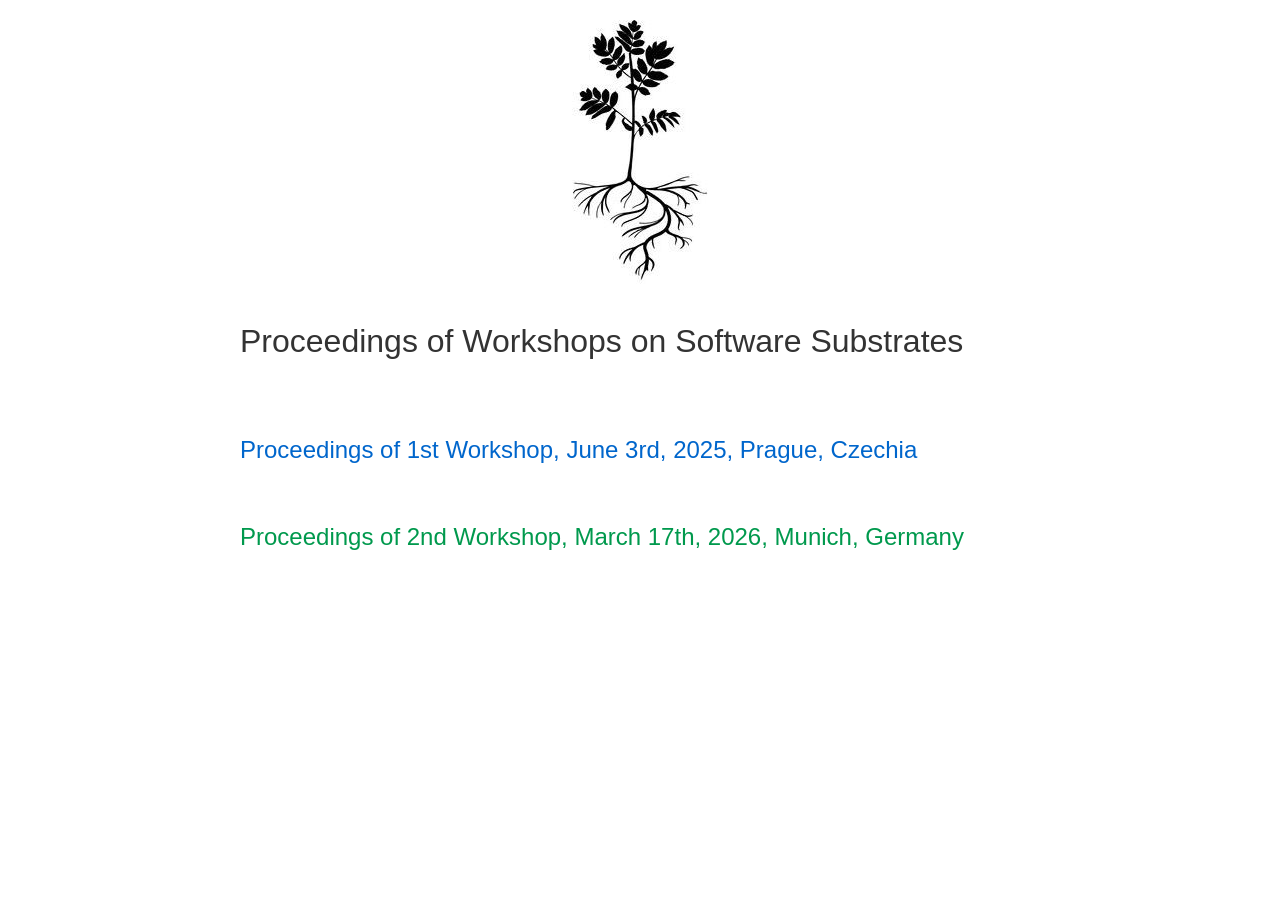
<file: docs/index.html>
<!DOCTYPE html>
<html lang="en">
<head>
    <meta charset="UTF-8">
    <meta name="viewport" content="width=device-width, initial-scale=1.0">
    <link href="css/proceedings.css" rel="stylesheet">
    <link href="https://maxcdn.bootstrapcdn.com/font-awesome/4.7.0/css/font-awesome.min.css" rel="stylesheet" crossorigin="anonymous">
    <title>Proceedings of Software Substrates Workshops</title>
    <style>
        h1 {
            margin: 2rem 0 4rem;
        }
    </style>
</head>
<body>
<img src="img/substrate.jpg" alt="Substrates" class="header-img">

<h1>Proceedings of Workshops on Software Substrates</h1>

<a href="2025"><h2>Proceedings of 1st Workshop, June 3rd, 2025, Prague, Czechia</h2></a>
<a href="2026" style="color: #00994d;"><h2>Proceedings of 2nd Workshop, March 17th, 2026, Munich, Germany</h2></a>
</body>
</html>
</file>
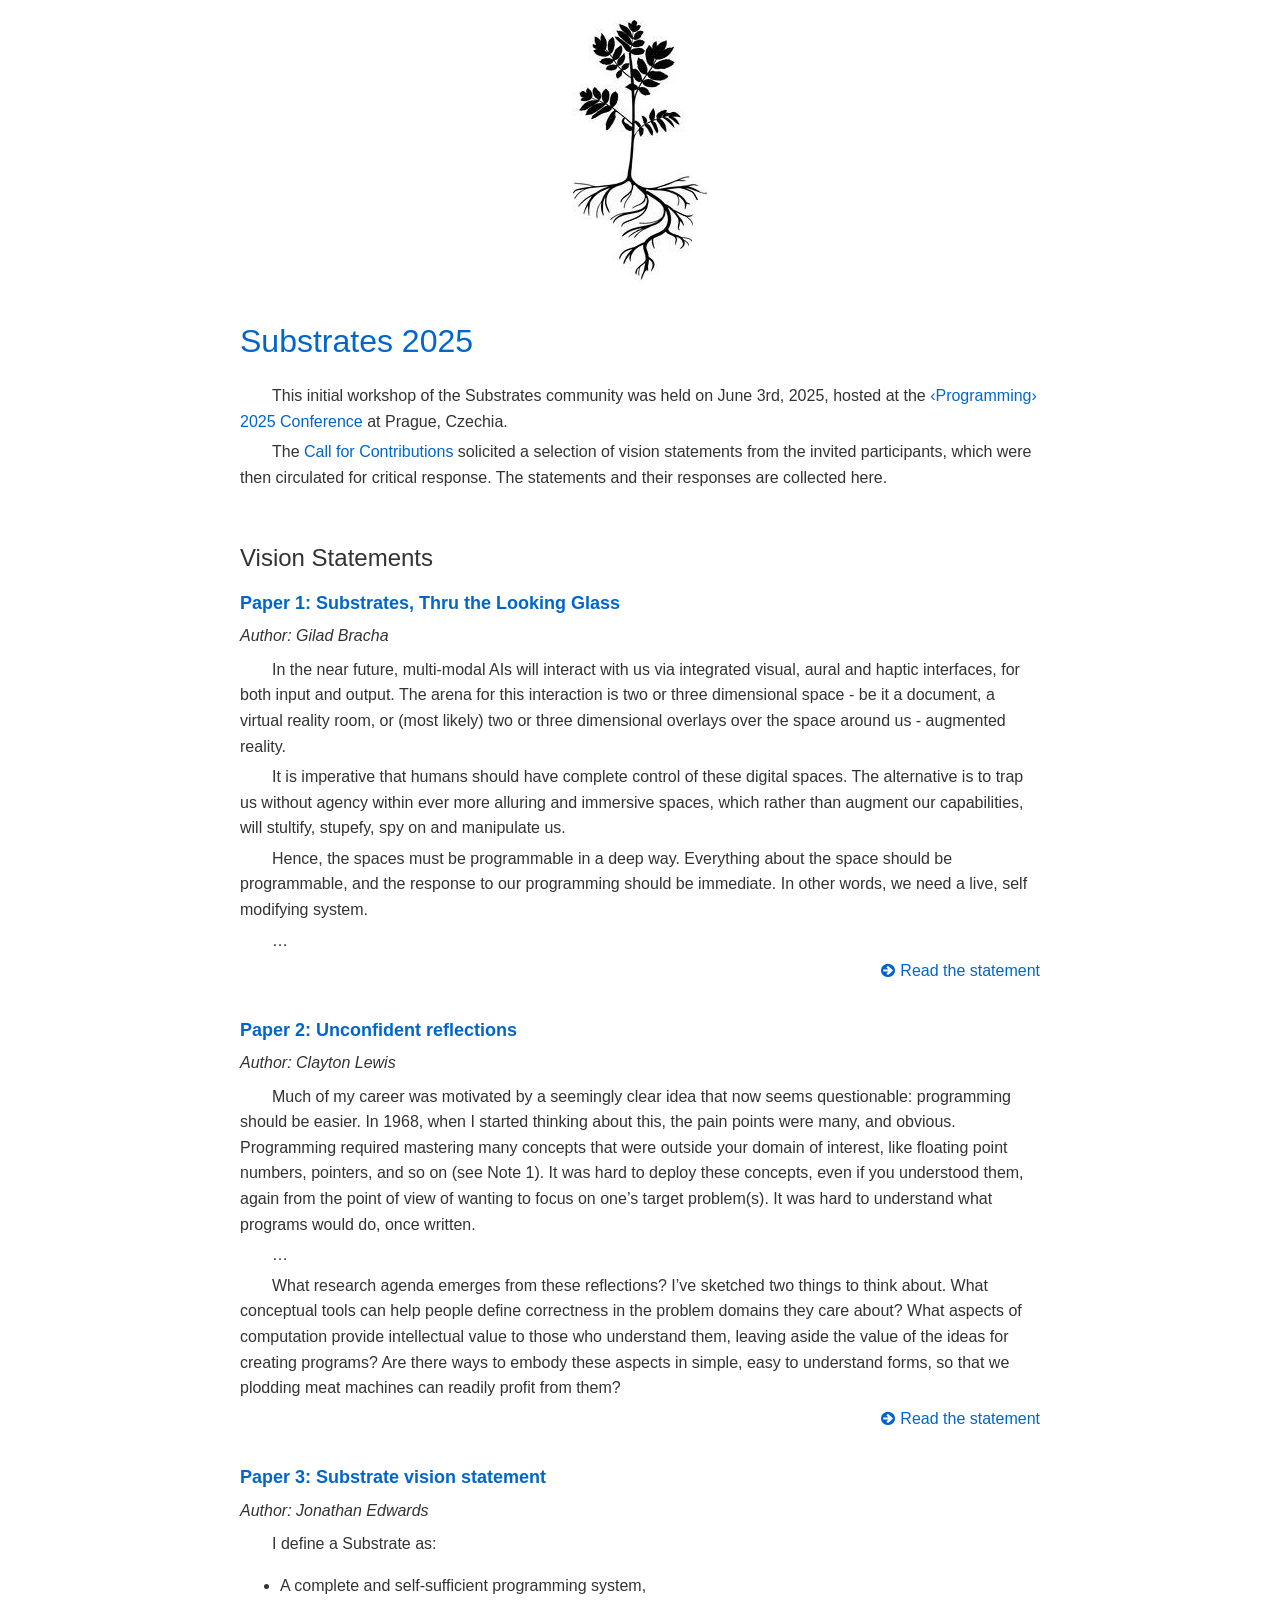
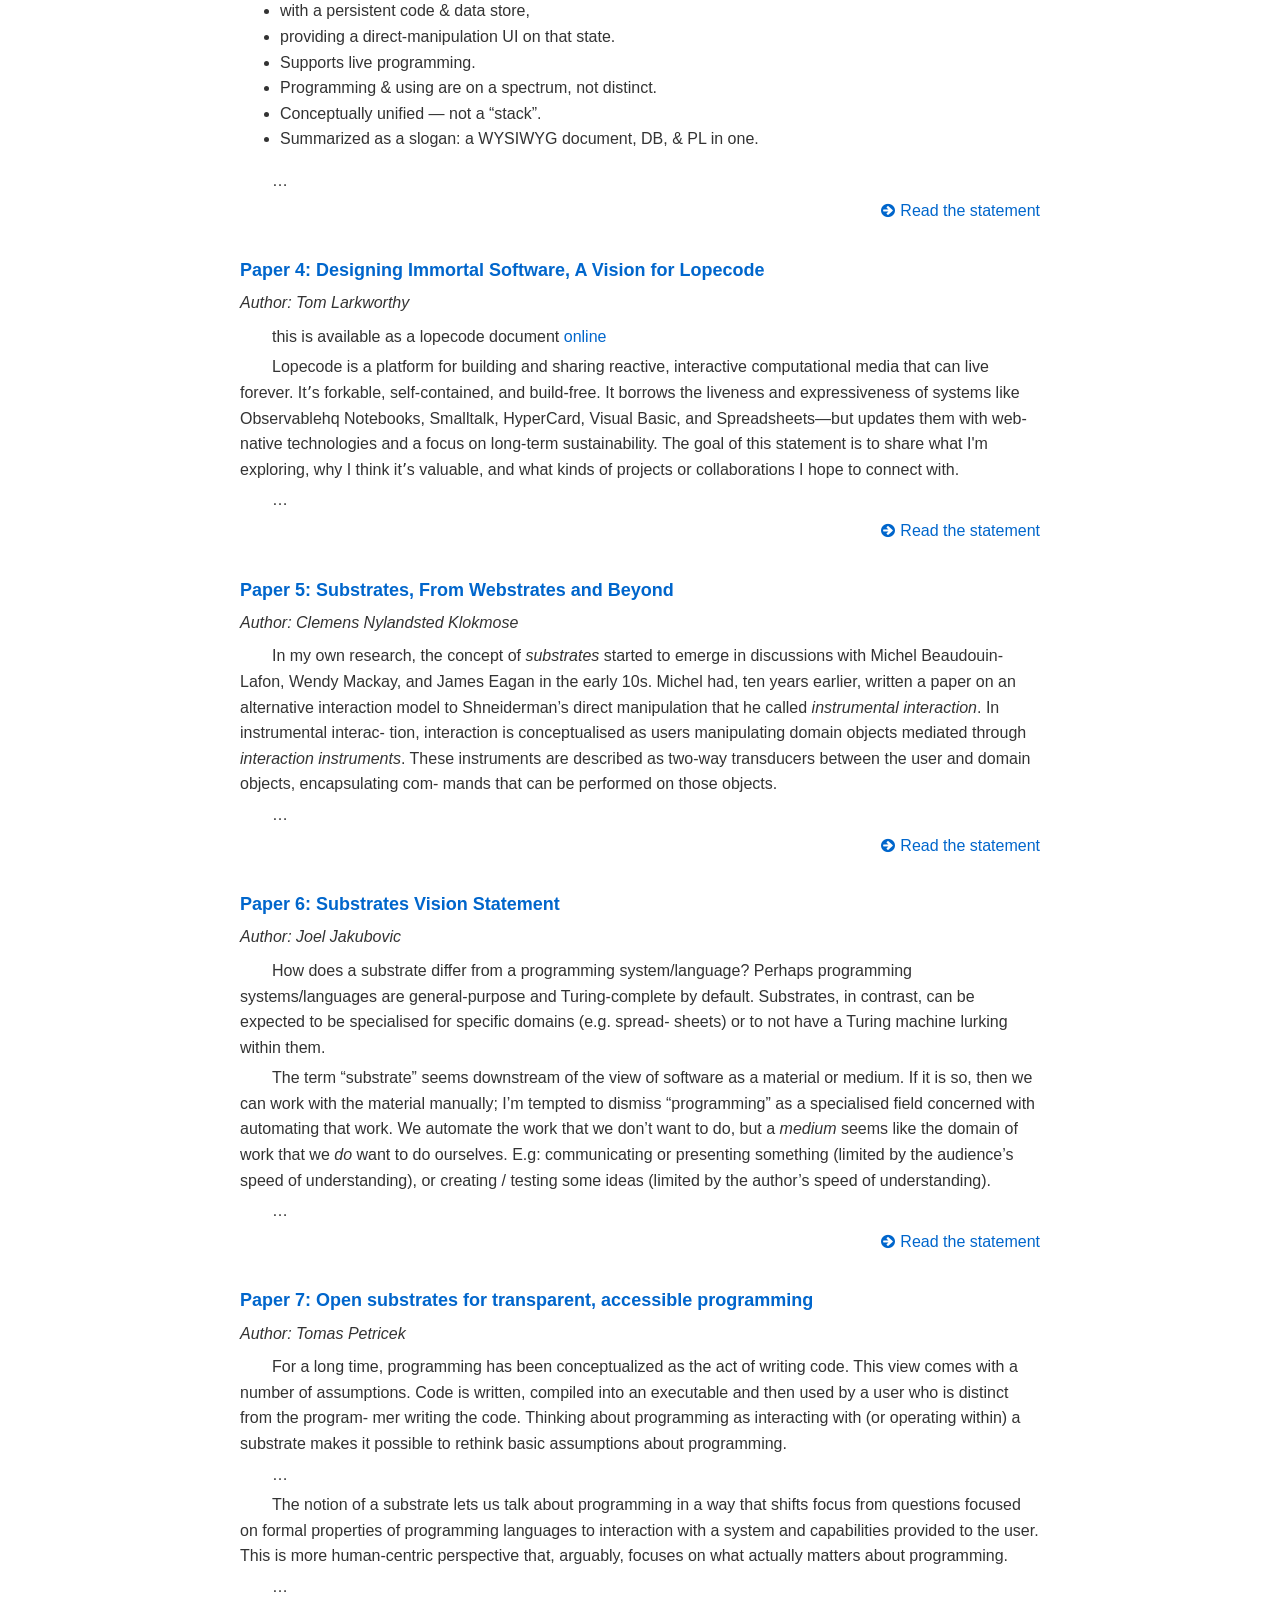
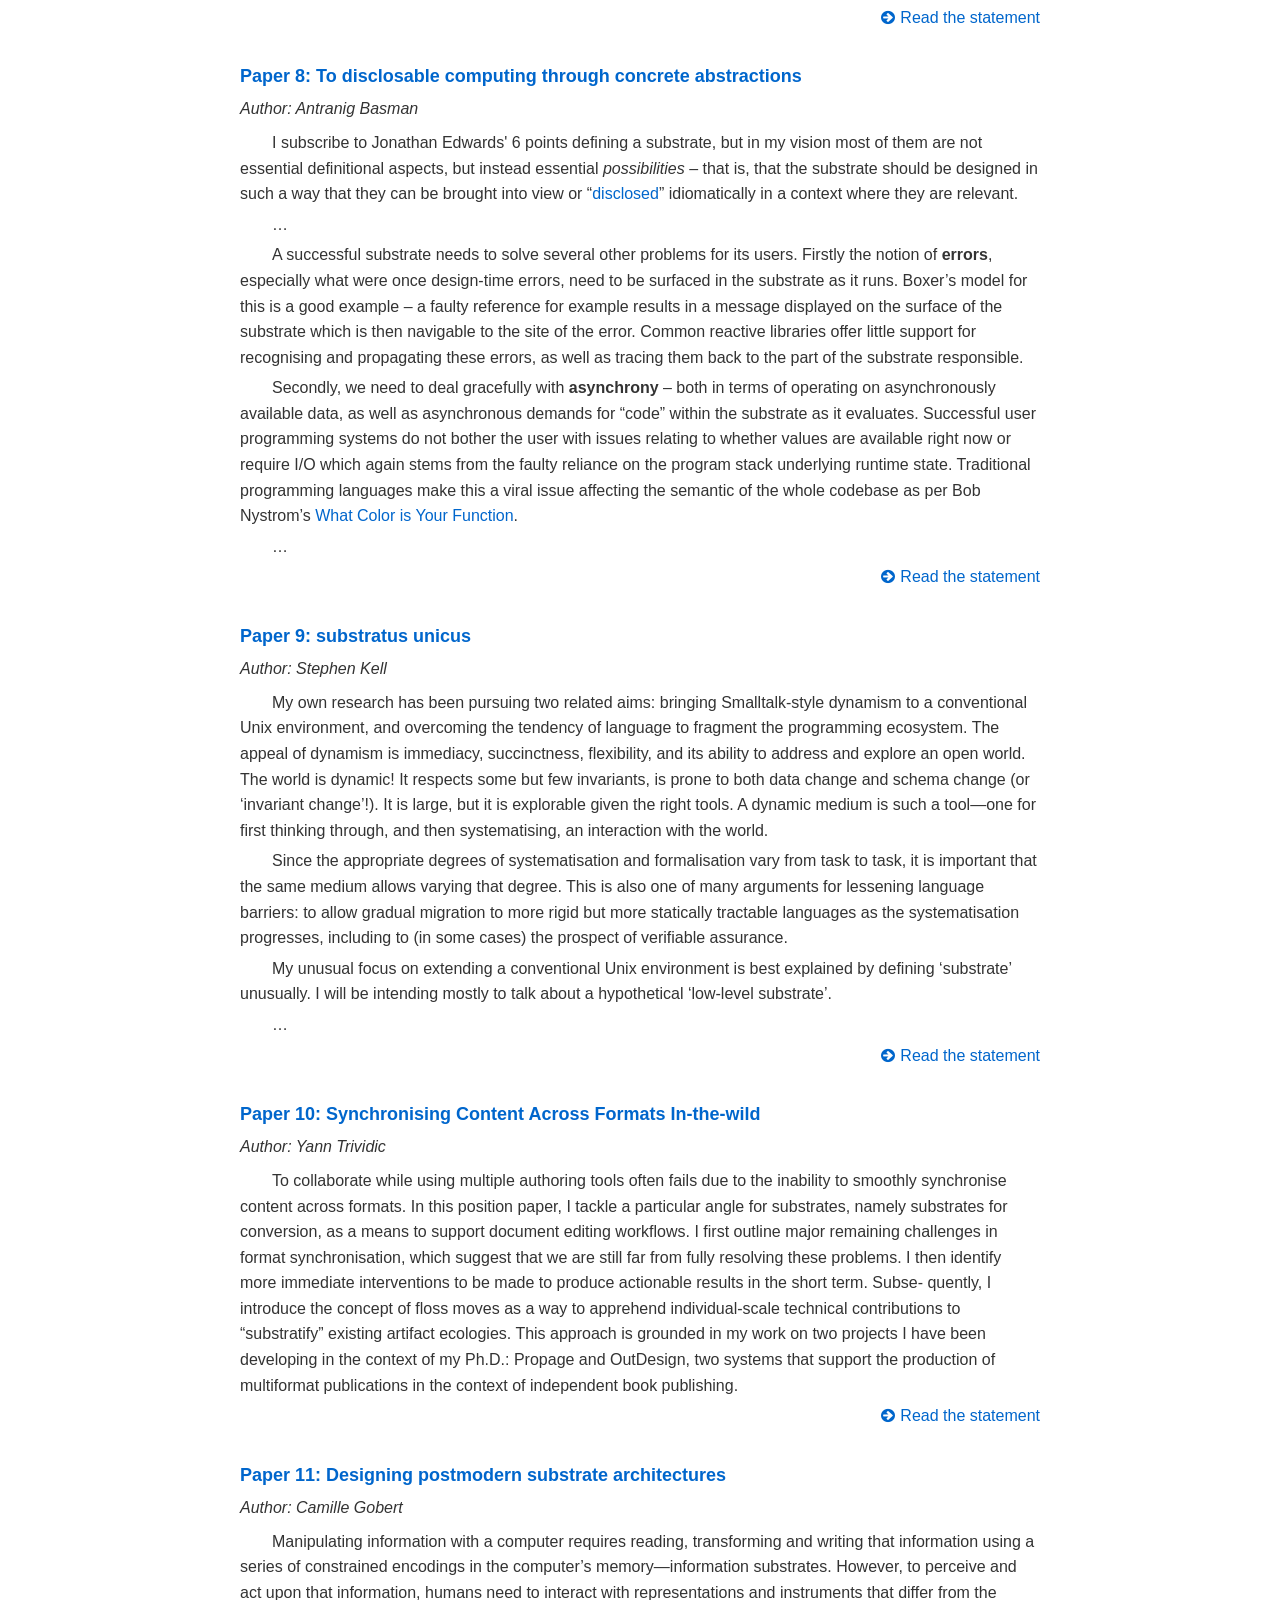
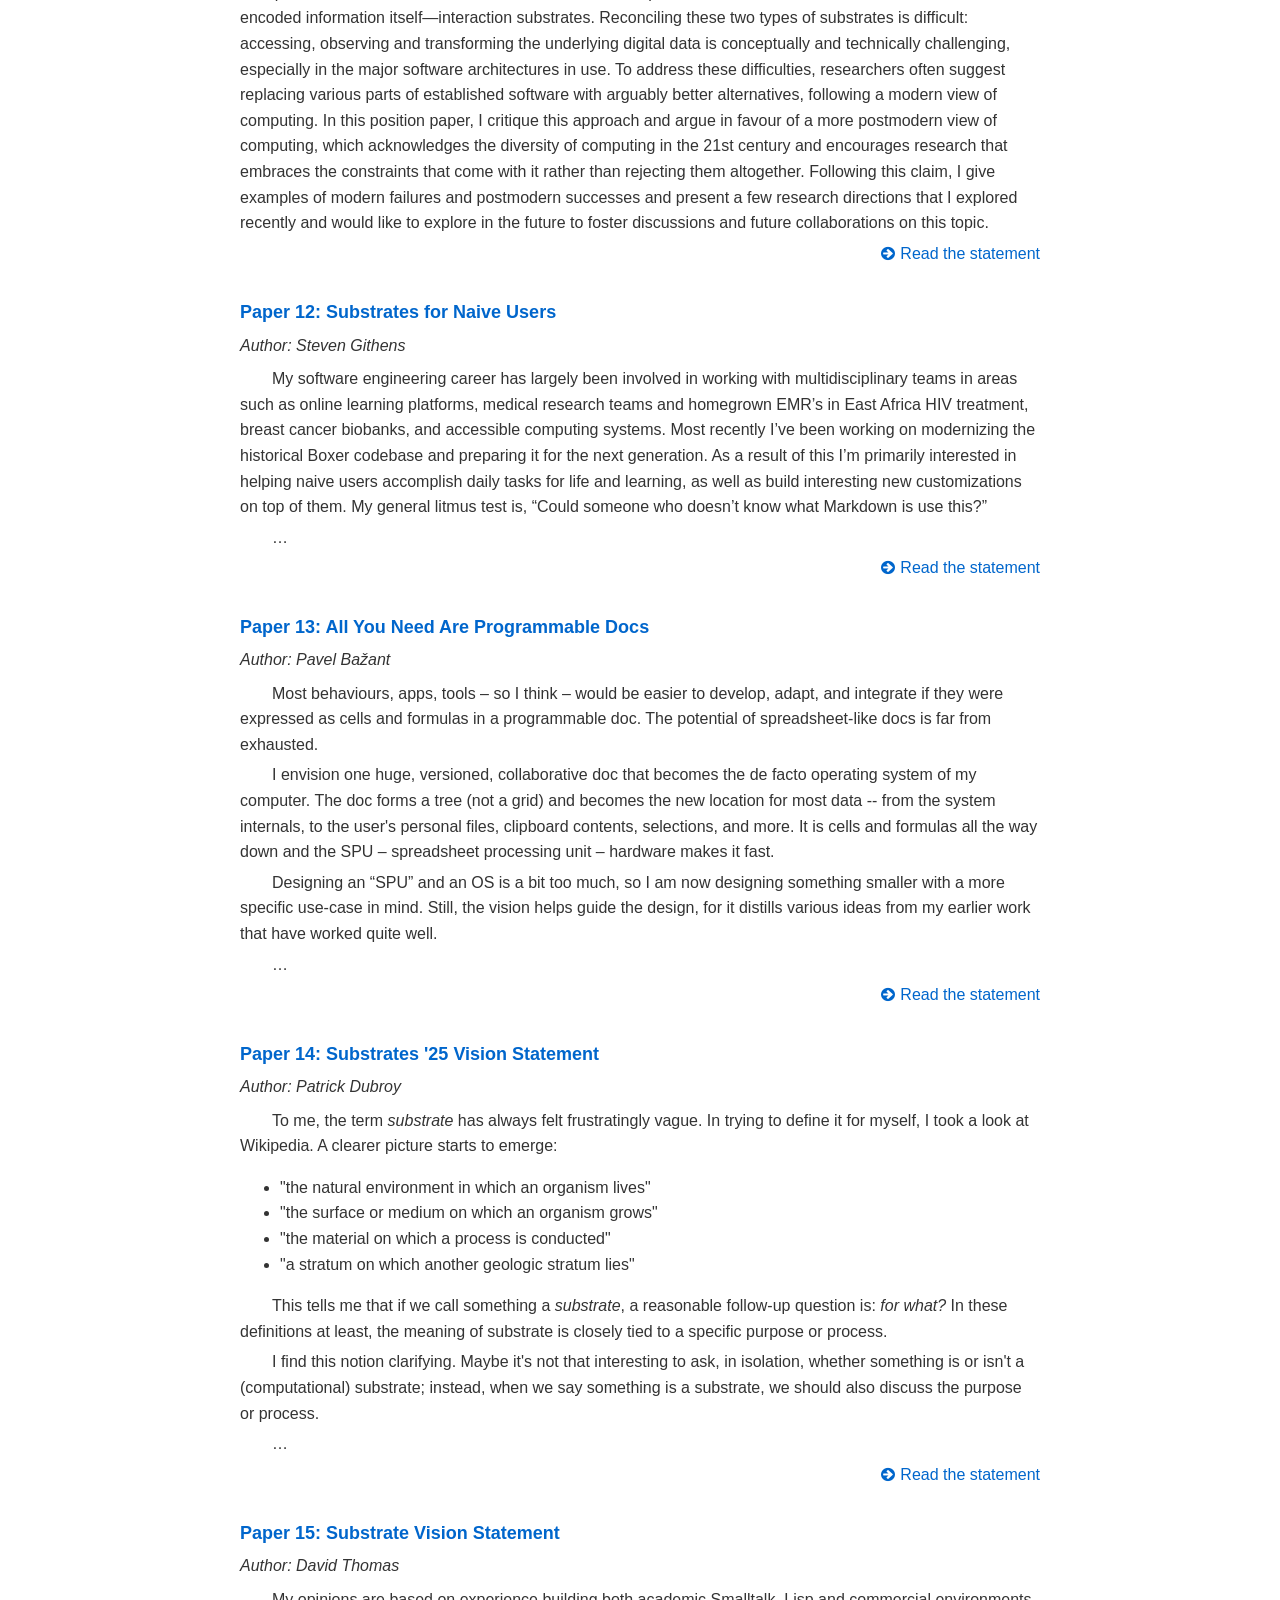
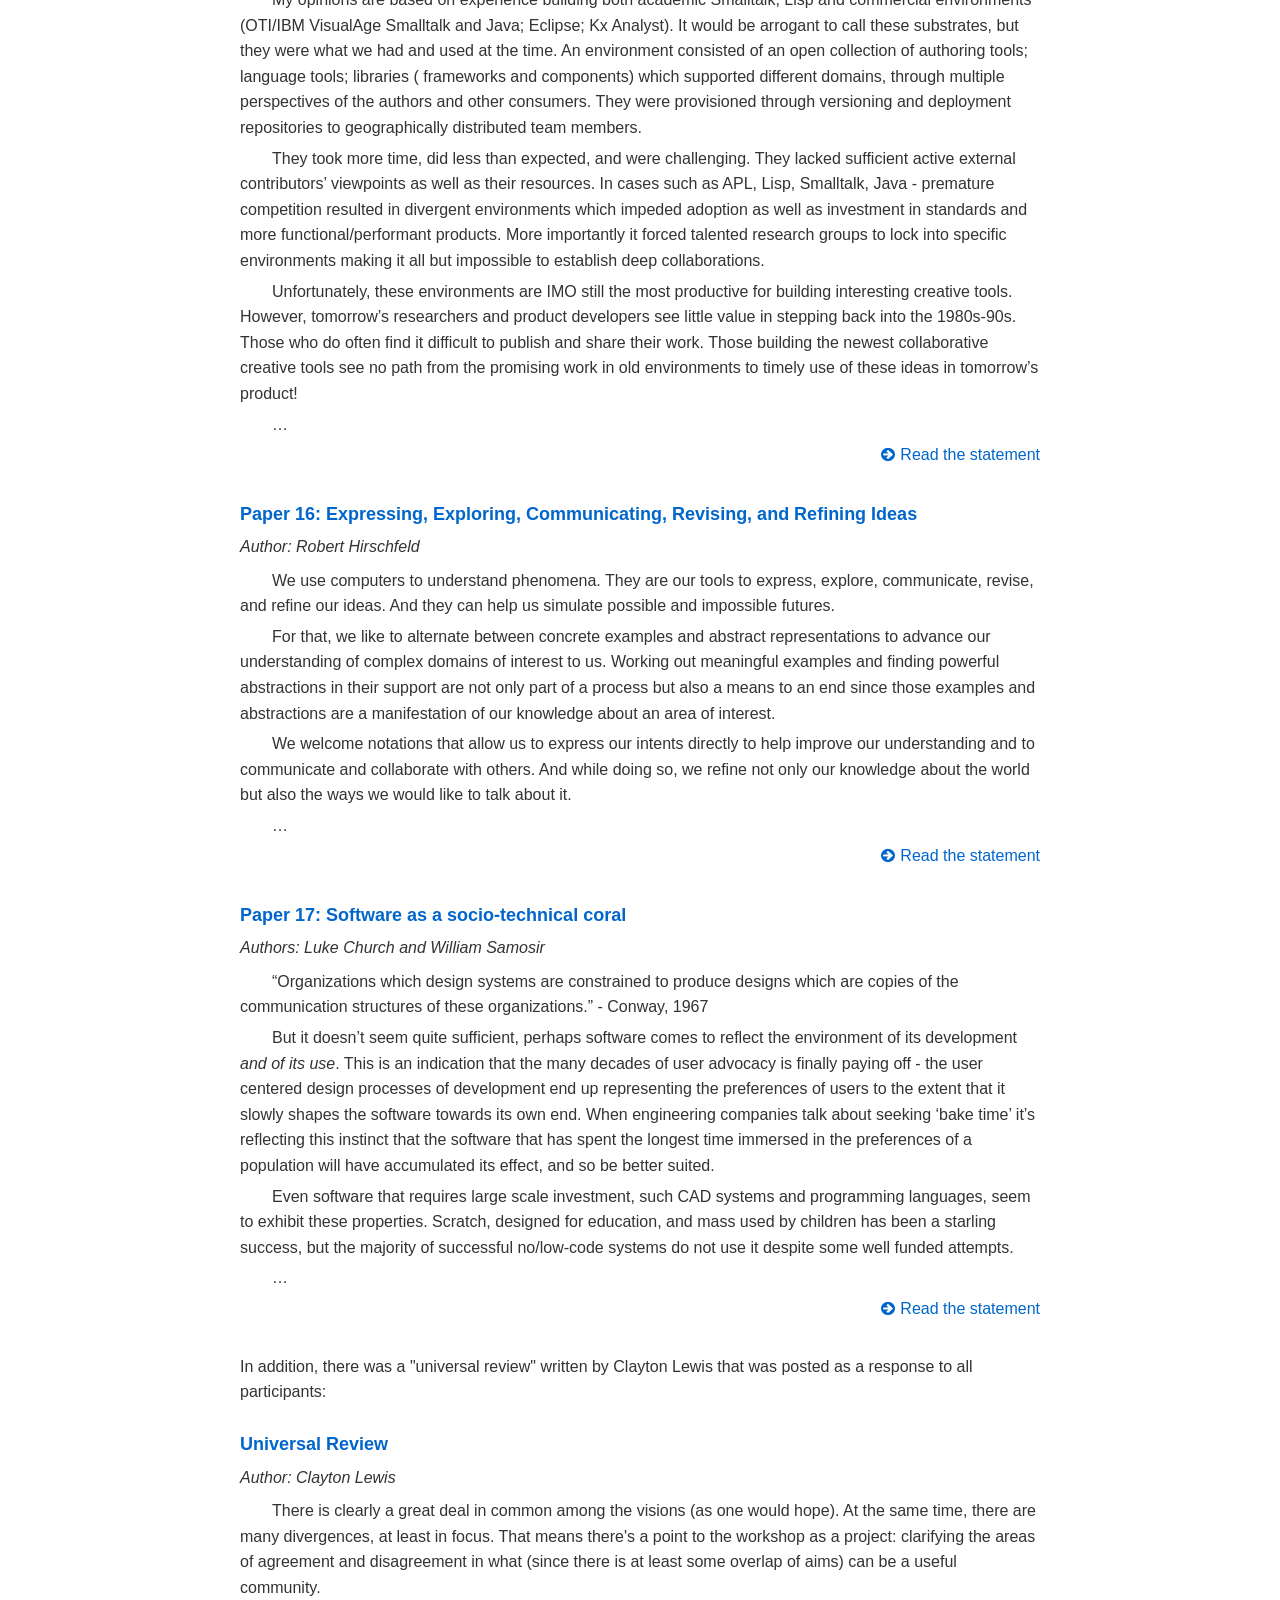
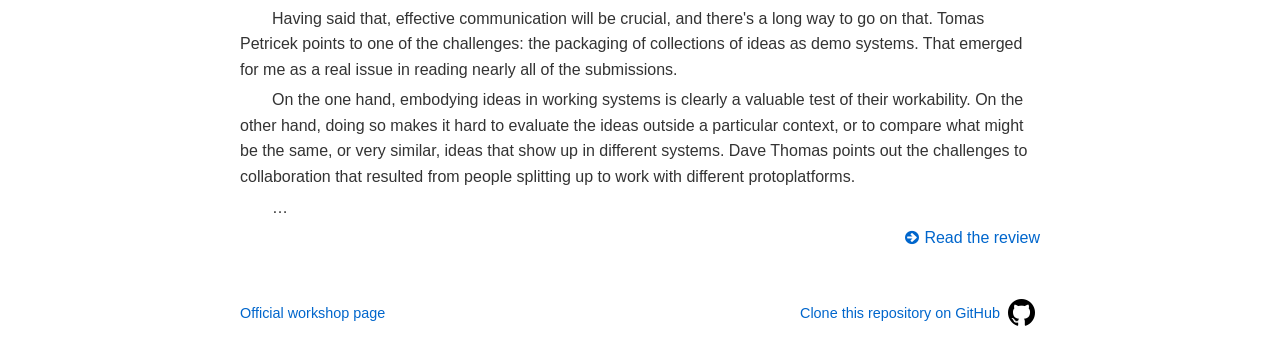
<file: docs/2025/index.html>
<!DOCTYPE html>
<html lang="en">
<head>
    <meta charset="UTF-8">
    <meta name="viewport" content="width=device-width, initial-scale=1.0">
    <link href="../css/proceedings.css" rel="stylesheet">
    <link href="https://maxcdn.bootstrapcdn.com/font-awesome/4.7.0/css/font-awesome.min.css" rel="stylesheet" integrity="sha384-wvfXpqpZZVQGK6TAh5PVlGOfQNHSoD2xbE+QkPxCAFlNEevoEH3Sl0sibVcOQVnN" crossorigin="anonymous">
    <title>Substrates 2025 - Proceedings</title>
</head>
<body>
    <a href=".."><img src="../img/substrate.jpg" alt="Substrates" class="header-img"></a>

    <h1><a href="https://2025.programming-conference.org/home/substrates-2025">Substrates 2025</a></h1>

    <p>This initial workshop of the Substrates community was held on June 3rd, 2025, hosted at the
    <a href="https://2025.programming-conference.org/">‹Programming› 2025 Conference</a> at Prague, Czechia.</p>
    <p>The <a href="https://2025.programming-conference.org/home/substrates-2025#Call-for-Contributions">Call for Contributions</a> solicited a selection of vision statements from the invited participants,
    which were then circulated for critical response. The statements and their responses are collected here.
    </p>


    <h2>Vision Statements</h2>

    <div class="paper">
        <div class="paper-title"><a href="statements/Paper 1 - Gilad Bracha - Substrates, Thru the Looking Glass.pdf">Paper 1: Substrates, Thru the Looking Glass</a></div>
        <div class="paper-authors">Author: Gilad Bracha</div>
        <div class="paper-abstract">
<p>In the near future, multi-modal AIs will interact with us via integrated visual, aural and haptic
interfaces, for both input and output. The arena for this interaction is two or three dimensional
space - be it a document, a virtual reality room, or (most likely) two or three dimensional overlays
over the space around us - augmented reality.</p>
<p>It is imperative that humans should have complete control of these digital spaces. The alternative
is to trap us without agency within ever more alluring and immersive spaces, which rather than
augment our capabilities, will stultify, stupefy, spy on and manipulate us.</p>
<p>Hence, the spaces must be programmable in a deep way. Everything about the space should be
programmable, and the response to our programming should be immediate. In other words, we
need a live, self modifying system.</p>
<p>…</p>
    <p class="links"><a href="statements/Paper 1 - Gilad Bracha - Substrates, Thru the Looking Glass.pdf"><i class="fa fa-arrow-circle-right"></i>Read the statement</a></p>
        </div>
    </div>

    <div class="paper">
        <div class="paper-title"><a href="statements/Paper 2 - Clayton Lewis - Unconfident reflections.pdf">Paper 2: Unconfident reflections</a></div>
        <div class="paper-authors">Author: Clayton Lewis</div>
        <div class="paper-abstract">
<p>Much of my career was motivated by a seemingly clear idea that now seems questionable: programming should be
easier. In 1968, when I started thinking about this, the pain points were many, and obvious. Programming required
mastering many concepts that were outside your domain of interest, like floating point numbers, pointers, and so on
(see Note 1). It was hard to deploy these concepts, even if you understood them, again from the point of view of
wanting to focus on one’s target problem(s). It was hard to understand what programs would do, once written.</p>
<p>…</p>
<p>What research agenda emerges from these reflections? I’ve sketched two things to think about. What conceptual
tools can help people define correctness in the problem domains they care about? What aspects of computation
provide intellectual value to those who understand them, leaving aside the value of the ideas for creating programs?
Are there ways to embody these aspects in simple, easy to understand forms, so that we plodding meat machines
can readily profit from them?</p>

<p class="links"><a href="statements/Paper 2 - Clayton Lewis - Unconfident reflections.pdf"><i class="fa fa-arrow-circle-right"></i>Read the statement</a></p>
        </div>
    </div>

    <div class="paper">
        <div class="paper-title"><a href="statements/Paper 3 - Jonathan Edwards - Substrate vision statement.pdf">Paper 3: Substrate vision statement</a></div>
        <div class="paper-authors">Author: Jonathan Edwards</div>
        <div class="paper-abstract">
<p>I define a Substrate as:</p>
<ul>
<li>A complete and self-sufficient programming system,</li>
<li>with a persistent code &amp; data store,</li>
<li>providing a direct-manipulation UI on that state.</li>
<li>Supports live programming.</li>
<li>Programming &amp; using are on a spectrum, not distinct.</li>
<li>Conceptually unified — not a “stack”.</li>
<li>Summarized as a slogan: a WYSIWYG document, DB, &amp; PL in one.</li>
</ul>
<p>…</p>

<p class="links"><a href="statements/Paper 3 - Jonathan Edwards - Substrate vision statement.pdf"><i class="fa fa-arrow-circle-right"></i>Read the statement</a></p>
        </div>
    </div>


    <div class="paper">
        <div class="paper-title"><a href="statements/Paper 4 - Tom Larkworthy - Designing Immortal Software, A Vision for Lopecode.pdf">Paper 4: Designing Immortal Software, A Vision for Lopecode</a></div>
        <div class="paper-authors">Author: Tom Larkworthy</div>
        <div class="paper-abstract">
<p>this is available as a lopecode document <a href="https://tomlarkworthy.github.io/lopecode/notebooks/@tomlarkworthy_lopecode-vision.html#view=S100%28%40tomlarkworthy%2Flopecode-vision%2C%40tomlarkworthy%2Fmodule-selection%29">online</a></p>
<p>Lopecode is a platform for building and sharing reactive, interactive computational media that can live forever. Itʼs forkable, self-contained, and build-free. It
borrows the liveness and expressiveness of systems like Observablehq Notebooks, Smalltalk, HyperCard, Visual Basic, and Spreadsheets—but updates them with
web-native technologies and a focus on long-term sustainability.
The goal of this statement is to share what I'm exploring, why I think itʼs valuable, and what kinds of projects or collaborations I hope to connect with.</p>

<p>…</p>

<p class="links"><a href="statements/Paper 4 - Tom Larkworthy - Designing Immortal Software, A Vision for Lopecode.pdf"><i class="fa fa-arrow-circle-right"></i>Read the statement</a></p>
        </div>
    </div>

    <div class="paper">
        <div class="paper-title"><a href="statements/Paper 5 - Clemens Klokmose - Substrates, From Webstrates and Beyond.pdf">Paper 5: Substrates, From Webstrates and Beyond</a></div>
        <div class="paper-authors">Author: Clemens Nylandsted Klokmose</div>
        <div class="paper-abstract">
<p>In my own research, the concept of <i>substrates</i> started to
emerge in discussions with Michel Beaudouin-Lafon, Wendy
Mackay, and James Eagan in the early 10s. Michel had, ten
years earlier, written a paper on an alternative interaction
model to Shneiderman’s direct manipulation that he
called <i>instrumental interaction</i>. In instrumental interac-
tion, interaction is conceptualised as users manipulating
domain objects mediated through <i>interaction instruments</i>.
These instruments are described as two-way transducers
between the user and domain objects, encapsulating com-
mands that can be performed on those objects. </p>
<p>…</p>

<p class="links"><a href="statements/Paper 5 - Clemens Klokmose - Substrates, From Webstrates and Beyond.pdf"><i class="fa fa-arrow-circle-right"></i>Read the statement</a></p>
        </div>
    </div>

     <div class="paper">
        <div class="paper-title"><a href="statements/Paper 6 - Joel Jakubovic - Substrates Vision Statement.pdf">Paper 6: Substrates Vision Statement</a></div>
        <div class="paper-authors">Author: Joel Jakubovic</div>
        <div class="paper-abstract">
<p>How does a substrate differ from a programming
system/language? Perhaps programming systems/languages are general-purpose and Turing-complete
by default. Substrates, in contrast, can be expected to be specialised for specific domains (e.g. spread-
sheets) or to not have a Turing machine lurking within them.</p>
<p>The term “substrate” seems downstream of the view of software as a material or medium. If it is so,
then we can work with the material manually; I’m tempted to dismiss “programming” as a specialised
field concerned with automating that work. We automate the work that we don’t want to do, but
a <i>medium</i> seems like the domain of work that we <i>do</i> want to do ourselves. E.g: communicating or
presenting something (limited by the audience’s speed of understanding), or creating / testing some
ideas (limited by the author’s speed of understanding).</p>
<p>…</p>

<p class="links"><a href="statements/Paper 6 - Joel Jakubovic - Substrates Vision Statement.pdf"><i class="fa fa-arrow-circle-right"></i>Read the statement</a></p>
        </div>
    </div>

      <div class="paper">
        <div class="paper-title"><a href="statements/Paper 7 - Tomas Petricek - Open substrates for transparent, accessible programming.pdf">Paper 7: Open substrates for transparent, accessible programming</a></div>
        <div class="paper-authors">Author: Tomas Petricek</div>
        <div class="paper-abstract">
<p>For a long time, programming has been conceptualized as
the act of writing code. This view comes with a number of
assumptions. Code is written, compiled into an executable
and then used by a user who is distinct from the program-
mer writing the code. Thinking about programming as
interacting with (or operating within) a substrate makes it
possible to rethink basic assumptions about programming.</p>
<p>…</p>
<p>The notion of a substrate lets us talk about programming in
a way that shifts focus from questions focused on formal
properties of programming languages to interaction with a
system and capabilities provided to the user. This is more
human-centric perspective that, arguably, focuses on what
actually matters about programming.</p>
<p>…</p>

<p class="links"><a href="statements/Paper 7 - Tomas Petricek - Open substrates for transparent, accessible programming.pdf"><i class="fa fa-arrow-circle-right"></i>Read the statement</a></p>
        </div>
    </div>

       <div class="paper">
        <div class="paper-title"><a href="statements/Paper 8 - Antranig Basman - To disclosable computing through concrete abstractions.pdf">Paper 8: To disclosable computing through concrete abstractions</a></div>
        <div class="paper-authors">Author: Antranig Basman</div>
        <div class="paper-abstract">
<p>I subscribe to Jonathan Edwards' 6 points defining a substrate, but
in my vision most of them are not essential definitional
aspects, but instead essential <i>possibilities</i> – that is, that the substrate should be designed in such a
way that they can be brought into view or “<a href="https://ponder.org.uk/term/disclosable-computing/">disclosed</a>” idiomatically in a context where they are relevant.</p>
<p>…</p>
<p>A successful substrate needs to solve several other problems for its users. Firstly the notion of
<b>errors</b>, especially what were once design-time errors, need to be surfaced in the substrate as it
runs. Boxer’s model for this is a good example – a faulty reference for example results in a message
displayed on the surface of the substrate which is then navigable to the site of the error. Common
reactive libraries offer little support for recognising and propagating these errors, as well as tracing
them back to the part of the substrate responsible.</p>
<p>Secondly, we need to deal gracefully with <b>asynchrony</b> – both in terms of operating on
asynchronously available data, as well as asynchronous demands for “code” within the substrate as
it evaluates. Successful user programming systems do not bother the user with issues relating to
whether values are available right now or require I/O which again stems from the faulty reliance on
the program stack underlying runtime state. Traditional programming languages make this a viral
issue affecting the semantic of the whole codebase as per Bob Nystrom’s <a href="https://journal.stuffwithstuff.com/2015/02/01/what-color-is-your-function/">What Color is Your
Function</a>.</p>
<p>…</p>

<p class="links"><a href="statements/Paper 8 - Antranig Basman - To disclosable computing through concrete abstractions.pdf"><i class="fa fa-arrow-circle-right"></i>Read the statement</a></p>
        </div>
    </div>

    <div class="paper">
        <div class="paper-title"><a href="statements/Paper 9 - Stephen Kell - substratus unicus.pdf">Paper 9: substratus unicus</a></div>
        <div class="paper-authors">Author: Stephen Kell</div>
        <div class="paper-abstract">
<p>My own research has been pursuing two related aims:
bringing Smalltalk-style dynamism to a conventional
Unix environment, and overcoming the tendency of language to fragment the programming ecosystem. The appeal of dynamism is immediacy, succinctness, flexibility,
and its ability to address and explore an open world. The
world is dynamic! It respects some but few invariants,
is prone to both data change and schema change (or ‘invariant change’!). It is large, but it is explorable given
the right tools. A dynamic medium is such a tool—one
for first thinking through, and then systematising, an
interaction with the world.</p>
<p>Since the appropriate degrees of systematisation and
formalisation vary from task to task, it is important that
the same medium allows varying that degree. This is
also one of many arguments for lessening language barriers: to allow gradual migration to more rigid but more
statically tractable languages as the systematisation progresses, including to (in some cases) the prospect of verifiable assurance.</p>
<p>My unusual focus on extending a conventional Unix
environment is best explained by defining ‘substrate’ unusually. I will be intending mostly to talk about a hypothetical ‘low-level substrate’.</p>
<p>…</p>

<p class="links"><a href="statements/Paper 9 - Stephen Kell - substratus unicus.pdf"><i class="fa fa-arrow-circle-right"></i>Read the statement</a></p>
        </div>
    </div>

     <div class="paper">
        <div class="paper-title"><a href="statements/Paper 10 - Yann Trividic - Synchronising Content Across Formats In-the-wild.pdf">Paper 10: Synchronising Content Across Formats In-the-wild</a></div>
        <div class="paper-authors">Author: Yann Trividic</div>
        <div class="paper-abstract">
<p>To collaborate while using multiple authoring tools often fails due to the inability to smoothly
synchronise content across formats. In this position paper, I tackle a particular angle for substrates, namely
substrates for conversion, as a means to support document editing workflows. I first outline major remaining
challenges in format synchronisation, which suggest that we are still far from fully resolving these problems. I
then identify more immediate interventions to be made to produce actionable results in the short term. Subse-
quently, I introduce the concept of floss moves as a way to apprehend individual-scale technical contributions
to “substratify” existing artifact ecologies. This approach is grounded in my work on two projects I have been
developing in the context of my Ph.D.: Propage and OutDesign, two systems that support the production of
multiformat publications in the context of independent book publishing.</p>

<p class="links"><a href="statements/Paper 10 - Yann Trividic - Synchronising Content Across Formats In-the-wild.pdf"><i class="fa fa-arrow-circle-right"></i>Read the statement</a></p>
        </div>
    </div>

      <div class="paper">
        <div class="paper-title"><a href="statements/Paper 11 - Camille Gobert - Designing postmodern substrate architectures.pdf">Paper 11: Designing postmodern substrate architectures</a></div>
        <div class="paper-authors">Author: Camille Gobert</div>
        <div class="paper-abstract">
<p>Manipulating information with a computer requires reading, transforming and writing that
information using a series of constrained encodings in the computer’s memory—information substrates.
However, to perceive and act upon that information, humans need to interact with representations and
instruments that differ from the encoded information itself—interaction substrates. Reconciling these two types
of substrates is difficult: accessing, observing and transforming the underlying digital data is conceptually and
technically challenging, especially in the major software architectures in use. To address these difficulties,
researchers often suggest replacing various parts of established software with arguably better alternatives,
following a modern view of computing. In this position paper, I critique this approach and argue in favour of a
more postmodern view of computing, which acknowledges the diversity of computing in the 21st century and
encourages research that embraces the constraints that come with it rather than rejecting them altogether.
Following this claim, I give examples of modern failures and postmodern successes and present a few research
directions that I explored recently and would like to explore in the future to foster discussions and future
collaborations on this topic.</p>

<p class="links"><a href="statements/Paper 11 - Camille Gobert - Designing postmodern substrate architectures.pdf"><i class="fa fa-arrow-circle-right"></i>Read the statement</a></p>
        </div>
    </div>

      <div class="paper">
        <div class="paper-title"><a href="statements/Paper 12 - Steven Githens - Substrates for Naive Users.pdf">Paper 12: Substrates for Naive Users</a></div>
        <div class="paper-authors">Author: Steven Githens</div>
        <div class="paper-abstract">
<p>My software engineering career has largely been involved in working with multidisciplinary
teams in areas such as online learning platforms, medical research teams and homegrown
EMR’s in East Africa HIV treatment, breast cancer biobanks, and accessible computing
systems. Most recently I’ve been working on modernizing the historical Boxer codebase and
preparing it for the next generation. As a result of this I’m primarily interested in helping naive
users accomplish daily tasks for life and learning, as well as build interesting new
customizations on top of them. My general litmus test is, “Could someone who doesn’t know
what Markdown is use this?”</p>
<p>…</p>

<p class="links"><a href="statements/Paper 12 - Steven Githens - Substrates for Naive Users.pdf"><i class="fa fa-arrow-circle-right"></i>Read the statement</a></p>
        </div>
    </div>

      <div class="paper">
        <div class="paper-title"><a href="statements/Paper 13 - Pavel Bažant - All You Need Are Programmable Docs.pdf">Paper 13: All You Need Are Programmable Docs</a></div>
        <div class="paper-authors">Author: Pavel Bažant</div>
        <div class="paper-abstract">
<p>Most behaviours, apps, tools – so I think – would be easier to develop, adapt, and integrate if
they were expressed as cells and formulas in a programmable doc. The potential of
spreadsheet-like docs is far from exhausted.</p>
<p>I envision one huge, versioned, collaborative doc that becomes the de facto operating system of
my computer. The doc forms a tree (not a grid) and becomes the new location for most data --
from the system internals, to the user's personal files, clipboard contents, selections, and more.
It is cells and formulas all the way down and the SPU – spreadsheet processing unit – hardware
makes it fast.</p>
<p>Designing an “SPU” and an OS is a bit too much, so I am now designing something smaller with
a more specific use-case in mind. Still, the vision helps guide the design, for it distills various
ideas from my earlier work that have worked quite well.</p>
<p>…</p>

<p class="links"><a href="statements/Paper 13 - Pavel Bažant - All You Need Are Programmable Docs.pdf"><i class="fa fa-arrow-circle-right"></i>Read the statement</a></p>
        </div>
    </div>

      <div class="paper">
        <div class="paper-title"><a href="statements/Paper 14 - Patrick Dubroy - Substrates '25 Vision Statement.pdf">Paper 14: Substrates '25 Vision Statement</a></div>
        <div class="paper-authors">Author: Patrick Dubroy</div>
        <div class="paper-abstract">
<p>To me, the term <em>substrate</em> has always felt frustratingly vague. In trying to define it for myself, I took a look at Wikipedia. A clearer picture starts to emerge:</p>

<ul>
  <li>"the natural environment in which an organism lives"</li>
  <li>"the surface or medium on which an organism grows"</li>
  <li>"the material on which a process is conducted"</li>
  <li>"a stratum on which another geologic stratum lies"</li>
</ul>

<p>This tells me that if we call something a <em>substrate</em>, a reasonable follow-up question is: <em>for what?</em> In these definitions at least, the meaning of substrate is closely tied to a specific purpose or process.</p>

<p>I find this notion clarifying. Maybe it's not that interesting to ask, in isolation, whether something is or isn't a (computational) substrate; instead, when we say something is a substrate, we should also discuss the purpose or process.</p>
<p>…</p>

<p class="links"><a href="statements/Paper 14 - Patrick Dubroy - Substrates '25 Vision Statement.pdf"><i class="fa fa-arrow-circle-right"></i>Read the statement</a></p>
        </div>
    </div>

      <div class="paper">
        <div class="paper-title"><a href="statements/Paper 15 - David Thomas - Substrate Vision Statement.pdf">Paper 15: Substrate Vision Statement</a></div>
        <div class="paper-authors">Author: David Thomas</div>
        <div class="paper-abstract">
<p>My opinions are based on experience building both academic Smalltalk, Lisp and commercial
environments (OTI/IBM VisualAge Smalltalk and Java; Eclipse; Kx Analyst). It would be arrogant to call these
substrates, but they were what we had and used at the time. An environment consisted of an
open collection of authoring tools; language tools; libraries ( frameworks and components)
which supported different domains, through multiple perspectives of the authors and other
consumers. They were provisioned through versioning and deployment repositories to
geographically distributed team members.</p>
<p>They took more time, did less than expected, and were challenging. They lacked sufficient
active external contributors’ viewpoints as well as their resources. In cases such as APL, Lisp,
Smalltalk, Java - premature competition resulted in divergent environments which impeded
adoption as well as investment in standards and more functional/performant products. More
importantly it forced talented research groups to lock into specific environments making it all
but impossible to establish deep collaborations.</p>
<p>Unfortunately, these environments are IMO still the most productive for building interesting
creative tools. However, tomorrow’s researchers and product developers see little value in
stepping back into the 1980s-90s. Those who do often find it difficult to publish and share
their work. Those building the newest collaborative creative tools see no path from the
promising work in old environments to timely use of these ideas in tomorrow’s product!</p>
<p>…</p>

<p class="links"><a href="statements/Paper 15 - David Thomas - Substrate Vision Statement.pdf"><i class="fa fa-arrow-circle-right"></i>Read the statement</a></p>
        </div>
    </div>

      <div class="paper">
        <div class="paper-title"><a href="statements/Paper 16 - Robert Hirschfeld - Expressing, Exploring, Communicating, Revising, and Refining Ideas.pdf">Paper 16: Expressing, Exploring, Communicating, Revising, and Refining Ideas</a></div>
        <div class="paper-authors">Author: Robert Hirschfeld</div>
        <div class="paper-abstract">
<p>We use computers to understand phenomena. They are our tools to express, explore,
communicate, revise, and refine our ideas. And they can help us simulate possible and
impossible futures.</p>
<p>For that, we like to alternate between concrete examples and abstract representations to
advance our understanding of complex domains of interest to us. Working out meaningful
examples and finding powerful abstractions in their support are not only part of a process
but also a means to an end since those examples and abstractions are a manifestation of our
knowledge about an area of interest.</p>
<p>We welcome notations that allow us to express our intents directly to help improve our
understanding and to communicate and collaborate with others. And while doing so, we
refine not only our knowledge about the world but also the ways we would like to talk about
it.</p>
<p>…</p>

<p class="links"><a href="statements/Paper 16 - Robert Hirschfeld - Expressing, Exploring, Communicating, Revising, and Refining Ideas.pdf"><i class="fa fa-arrow-circle-right"></i>Read the statement</a></p>
        </div>
    </div>

      <div class="paper">
        <div class="paper-title"><a href="statements/Paper 17 - Luke Church and William Samosir - Software as a socio-technical coral.pdf">Paper 17: Software as a socio-technical coral</a></div>
        <div class="paper-authors">Authors: Luke Church and William Samosir</div>
        <div class="paper-abstract">
<p>“Organizations which design systems are constrained to produce designs which are copies of the
communication structures of these organizations.” - Conway, 1967</p>
<p>But it doesn’t seem quite sufficient, perhaps software comes to reflect the environment of its development
<i>and of its use</i>. This is an indication that the many decades of user advocacy is finally paying off - the user
centered design processes of development end up representing the preferences of users to the extent
that it slowly shapes the software towards its own end. When engineering companies talk about seeking
‘bake time’ it’s reflecting this instinct that the software that has spent the longest time immersed in the
preferences of a population will have accumulated its effect, and so be better suited.</p>
<p>Even software that requires large scale investment, such CAD systems and programming languages,
seem to exhibit these properties. Scratch, designed for education, and mass used by children has been a
starling success, but the majority of successful no/low-code systems do not use it despite some well
funded attempts.</p>
<p>…</p>

<p class="links"><a href="statements/Paper 17 - Luke Church and William Samosir - Software as a socio-technical coral.pdf"><i class="fa fa-arrow-circle-right"></i>Read the statement</a></p>
        </div>
    </div>

   In addition, there was a "universal review" written by Clayton Lewis that was posted as a response to all
   participants:<br/><br/>

        <div class="paper">
        <div class="paper-title"><a href="statements/Clayton Lewis - universal review.pdf">Universal Review</a></div>
        <div class="paper-authors">Author: Clayton Lewis</div>
        <div class="paper-abstract">
<p>There is clearly a great deal in common among the visions (as one would hope). At the same
time, there are many divergences, at least in focus. That means there's a point to the workshop
as a project: clarifying the areas of agreement and disagreement in what (since there is at least
some overlap of aims) can be a useful community.</p>
<p>Having said that, effective communication will be crucial, and there's a long way to go on that.
Tomas Petricek points to one of the challenges: the packaging of collections of ideas as demo
systems. That emerged for me as a real issue in reading nearly all of the submissions.</p>
<p>On the one hand, embodying ideas in working systems is clearly a valuable test of their
workability. On the other hand, doing so makes it hard to evaluate the ideas outside a particular
context, or to compare what might be the same, or very similar, ideas that show up in different
systems. Dave Thomas points out the challenges to collaboration that resulted from people
splitting up to work with different protoplatforms.</p>
<p>…</p>
<p class="links"><a href="statements/Clayton Lewis - universal review.pdf"><i class="fa fa-arrow-circle-right"></i>Read the review</a></p>
        </div>
    </div>

    <div class="footer">
        <a href="https://2025.programming-conference.org/home/substrates-2025">Official workshop page</a>
        <a href="https://github.com/software-substrates/proceedings"><div>Clone this repository on GitHub</div><i class="fa fa-github" aria-hidden="true"></i></a>
    </div>
</body>
</html>
</file>
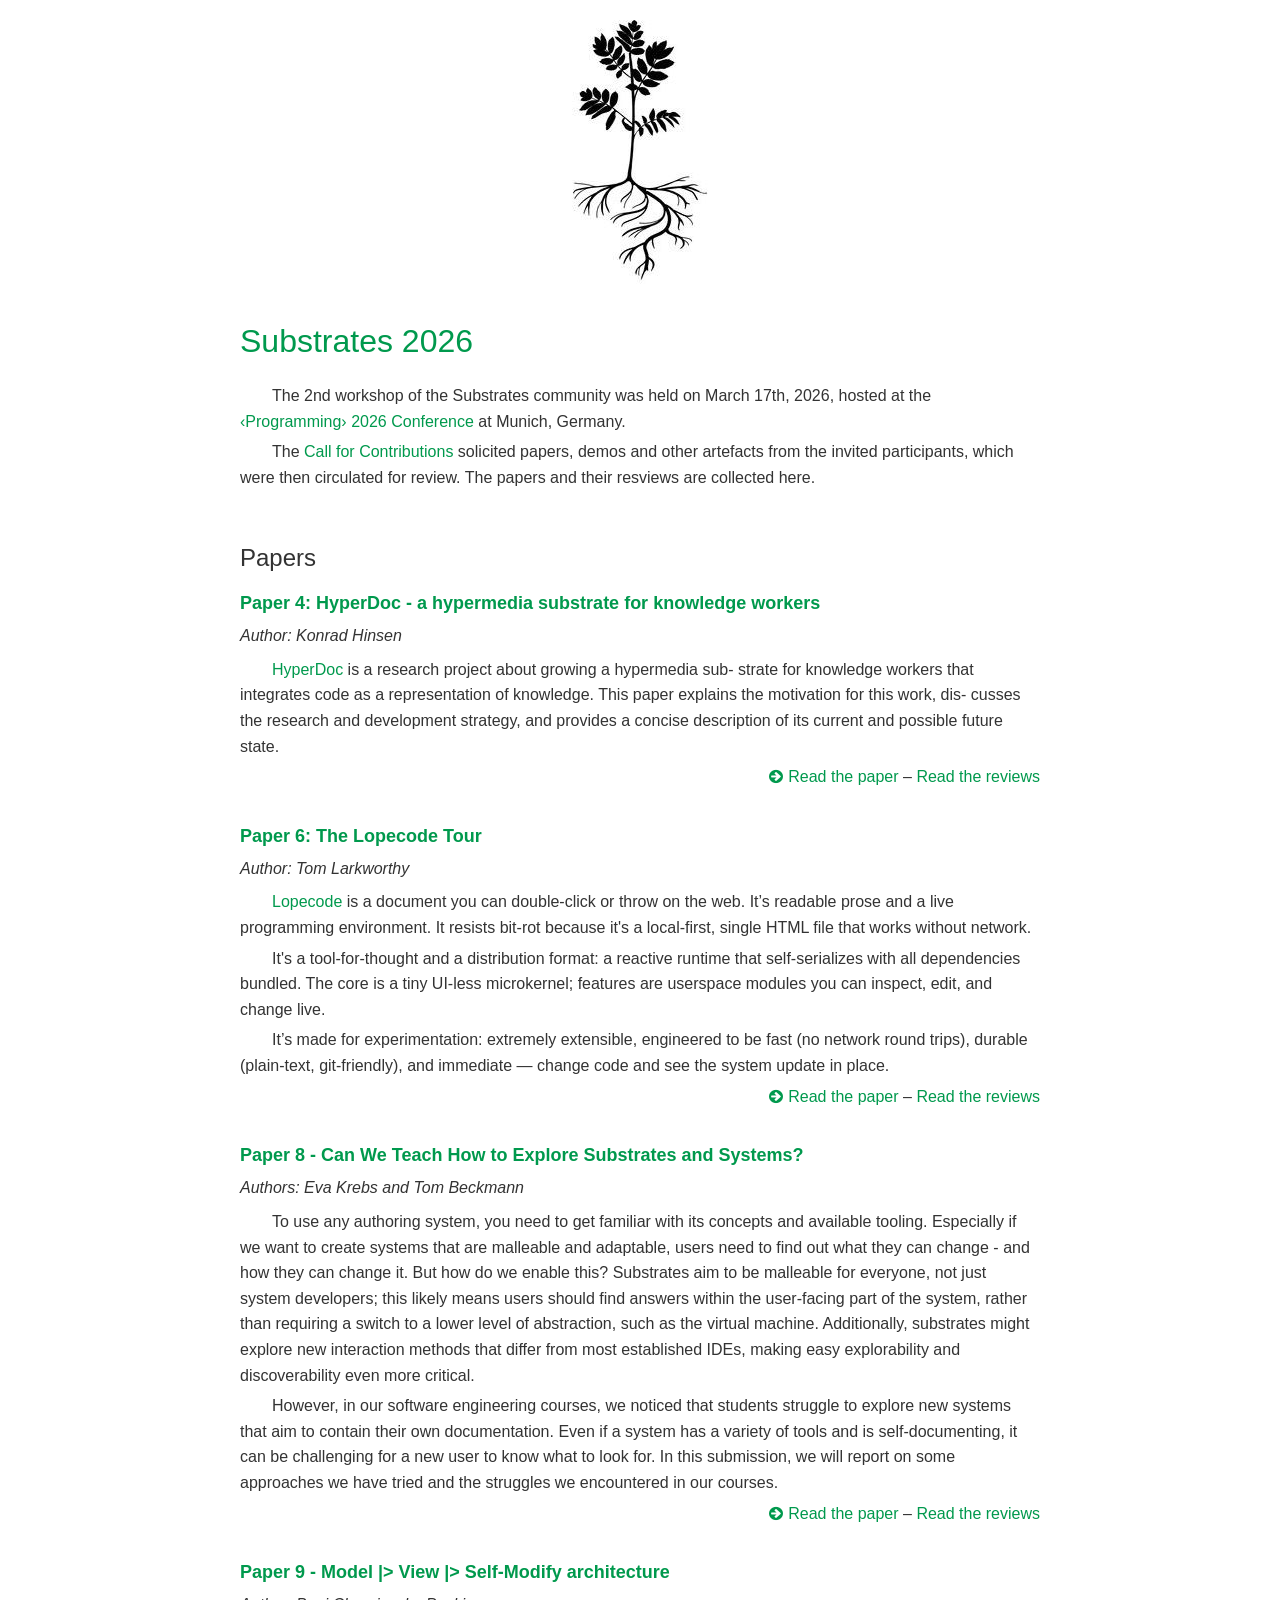
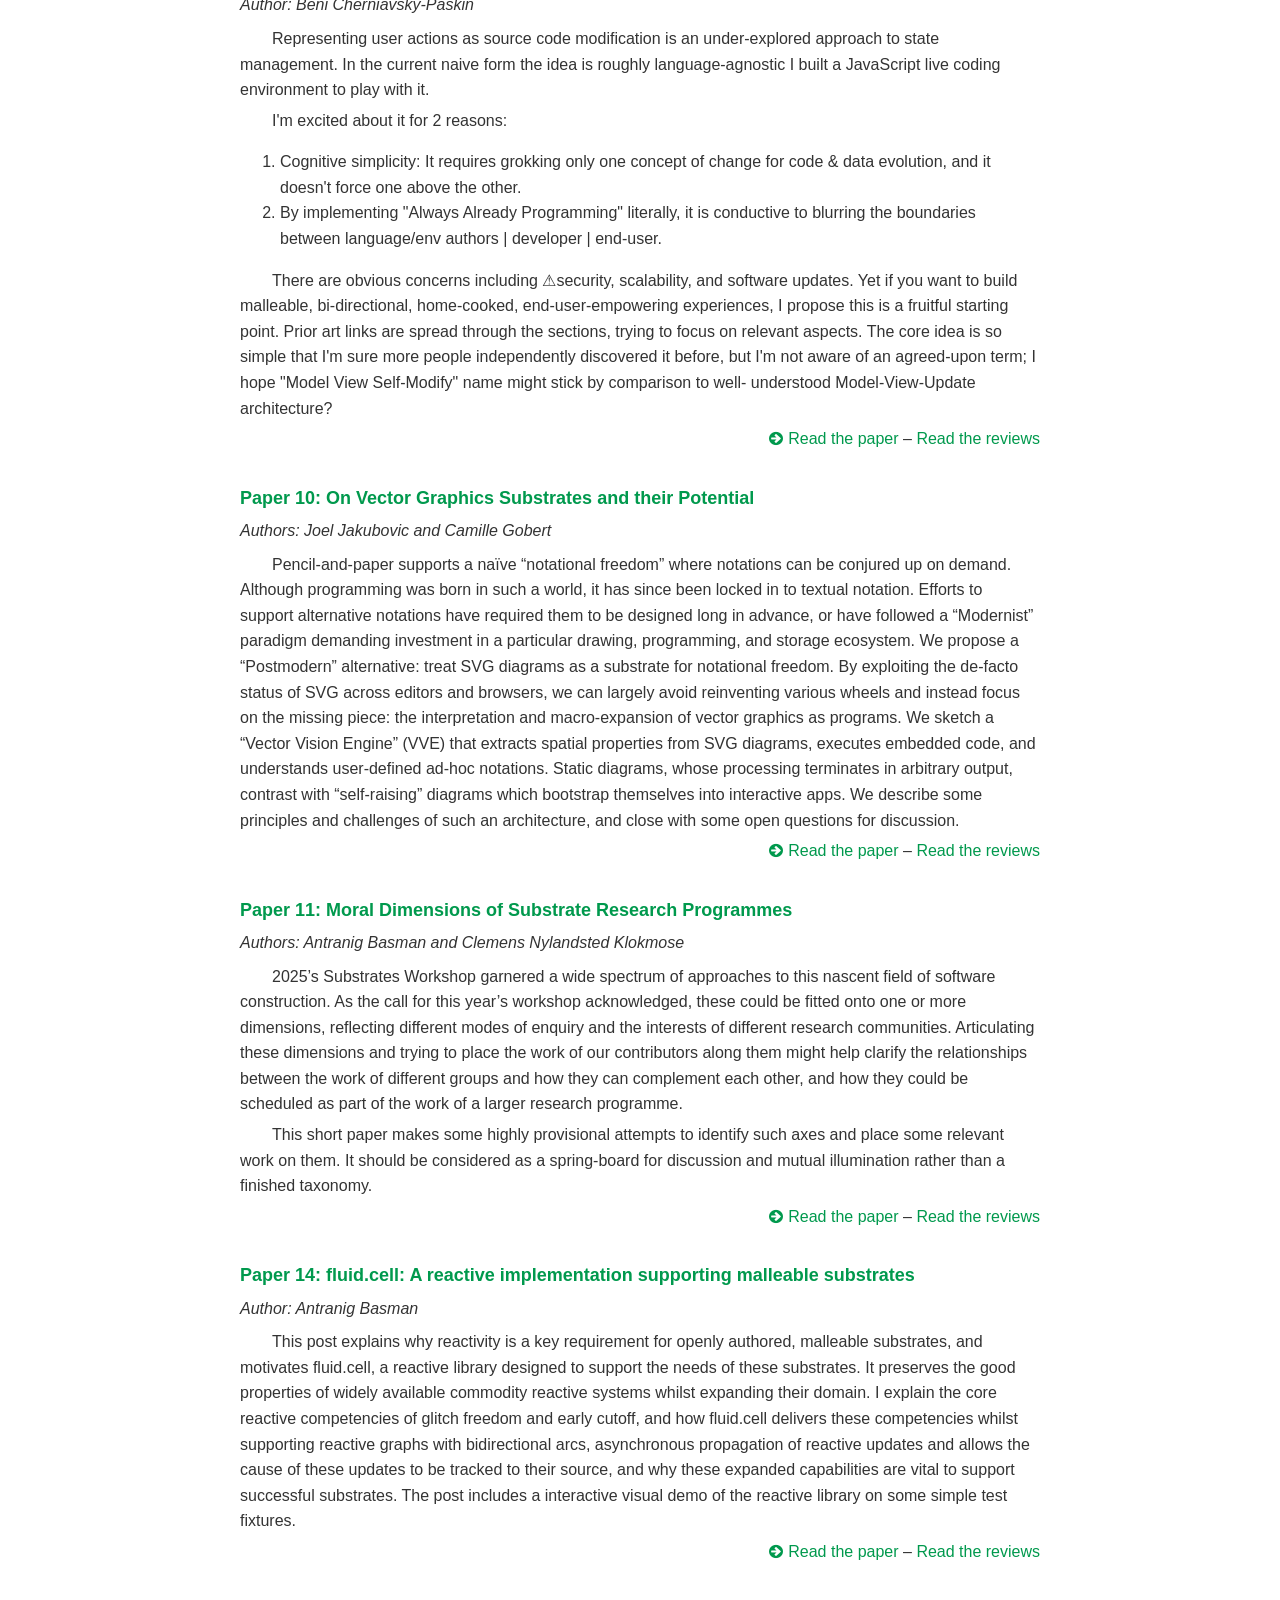
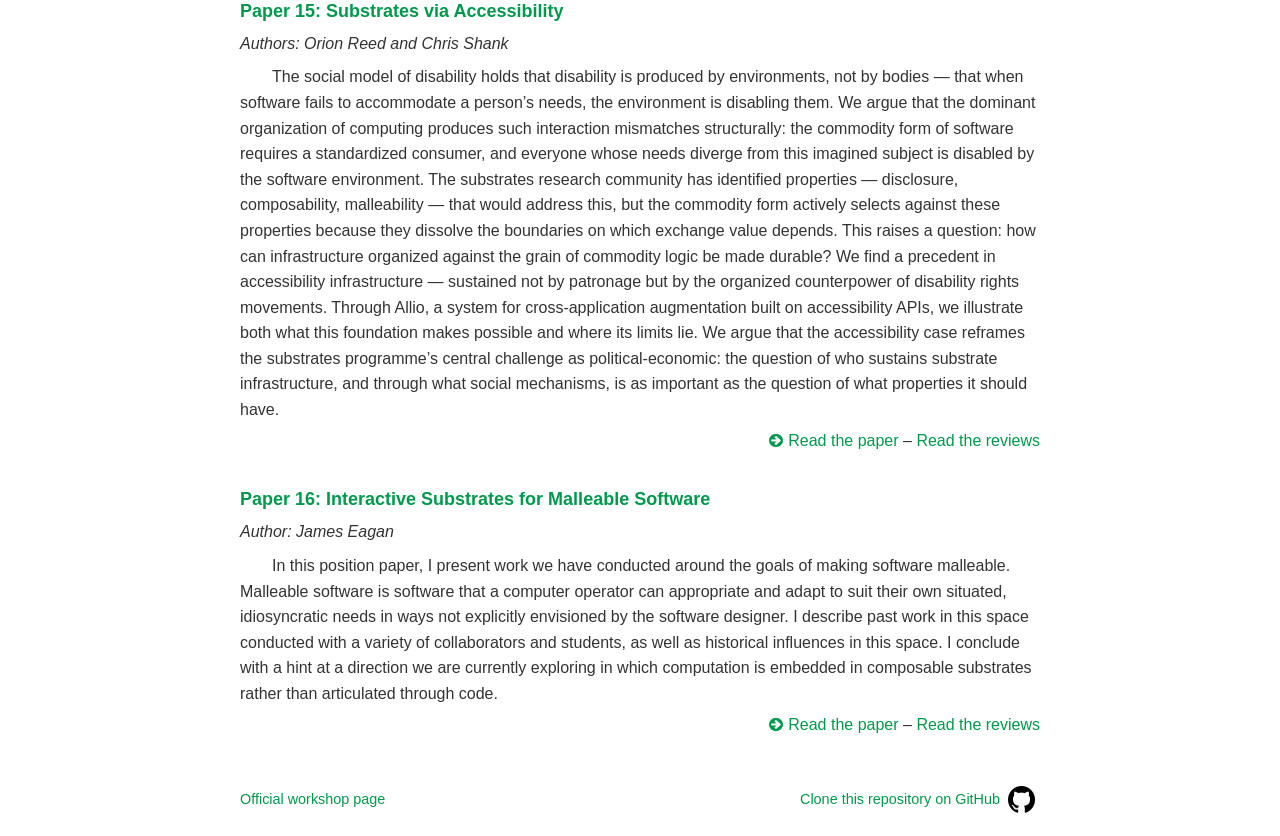
<file: docs/2026/index.html>
<!DOCTYPE html>
<html lang="en">
<head>
    <meta charset="UTF-8">
    <meta name="viewport" content="width=device-width, initial-scale=1.0">
    <link href="../css/proceedings.css" rel="stylesheet">
    <link href="https://maxcdn.bootstrapcdn.com/font-awesome/4.7.0/css/font-awesome.min.css" rel="stylesheet" crossorigin="anonymous">
    <title>Substrates 2026 - Proceedings</title>
    <style>
        a {
            color: #00994d;
        }
    </style>
</head>
<body>
    <a href=".."><img src="../img/substrate.jpg" alt="Substrates" class="header-img"></a>

    <h1><a href="https://2026.programming-conference.org/home/substrates-2026">Substrates 2026</a></h1>

    <p>The 2nd workshop of the Substrates community was held on March 17th, 2026, hosted at the
    <a href="https://2026.programming-conference.org/">‹Programming› 2026 Conference</a> at Munich, Germany.</p>
    <p>The <a href="https://2026.programming-conference.org/home/substrates-2026#Call-for-Contributions">Call for Contributions</a> solicited papers, demos and other artefacts from the invited participants,
    which were then circulated for review. The papers and their resviews are collected here.
    </p>


    <h2>Papers</h2>

    <div class="paper">
        <div class="paper-title"><a href="papers/Paper 4 - Konrad Hinsen - HyperDoc - a hypermedia substrate for knowledge workers.pdf">Paper 4: HyperDoc - a hypermedia substrate for knowledge workers</a></div>
        <div class="paper-authors">Author: Konrad Hinsen</div>
        <div class="paper-abstract">
            <p><a href="https://codeberg.org/khinsen/hyperdoc">HyperDoc</a> is a research project about growing a hypermedia sub-
    strate for knowledge workers that integrates code as a representation
    of knowledge. This paper explains the motivation for this work, dis-
    cusses the research and development strategy, and provides a concise
    description of its current and possible future state.</p>
    <p class="links"><a href="papers/Paper 4 - Konrad Hinsen - HyperDoc - a hypermedia substrate for knowledge workers.pdf"><i class="fa fa-arrow-circle-right"></i>Read the paper</a> &ndash;
    <a href="reviews/Paper 4 - reviews.html">Read the reviews</a></p>
        </div>
    </div>

    <div class="paper">
        <div class="paper-title"><a href="papers/Paper 6 - Tom Larkworthy - The Lopecode Tour.pdf">Paper 6: The Lopecode Tour</a></div>
        <div class="paper-authors">Author: Tom Larkworthy</div>
        <div class="paper-abstract">
            <p><a href="https://tomlarkworthy.github.io/lopecode/notebooks/@tomlarkworthy_lopecode-tour.html">Lopecode</a> is a document you can double‑click or throw on the web. It’s readable
            prose and a live programming environment. It resists bit-rot because it's a local‑first,
                single HTML file that works without network.</p>
            <p>It's a tool-for-thought and a distribution format: a reactive runtime that
            self‑serializes with all dependencies bundled. The core is a tiny UI-less microkernel;
                features are userspace modules you can inspect, edit, and change live.</p>
            <p>It’s made for experimentation: extremely extensible, engineered to be fast (no
            network round trips), durable (plain‑text, git‑friendly), and immediate — change
                code and see the system update in place.</p>


    <p class="links"><a href="papers/Paper 6 - Tom Larkworthy - The Lopecode Tour.pdf"><i class="fa fa-arrow-circle-right"></i>Read the paper</a> &ndash;
    <a href="reviews/Paper 6 - reviews.html">Read the reviews</a></p>
        </div>
    </div>

    <div class="paper">
        <div class="paper-title"><a href="papers/Paper 8 - Eva Krebs and Tom Beckmann - Can We Teach How to Explore Substrates and Systems.pdf">Paper 8 - Can We Teach How to Explore Substrates and Systems?</a></div>
        <div class="paper-authors">Authors: Eva Krebs and Tom Beckmann</div>
        <div class="paper-abstract">
            <p>To use any authoring system, you need to get familiar with its
                concepts and available tooling. Especially if we want to create
                systems that are malleable and adaptable, users need to find out
                what they can change - and how they can change it. But how do
                we enable this? Substrates aim to be malleable for everyone, not
                just system developers; this likely means users should find answers
                within the user-facing part of the system, rather than requiring a
                switch to a lower level of abstraction, such as the virtual machine.
                Additionally, substrates might explore new interaction methods
                that differ from most established IDEs, making easy explorability
                and discoverability even more critical.</p>
            <p>However, in our software engineering courses, we noticed that
            students struggle to explore new systems that aim to contain their
            own documentation. Even if a system has a variety of tools and
            is self-documenting, it can be challenging for a new user to know
            what to look for. In this submission, we will report on some
            approaches we have tried and the struggles we encountered in our
            courses.</p>

<p class="links"><a href="papers/Paper 8 - Eva Krebs and Tom Beckmann - Can We Teach How to Explore Substrates and Systems.pdf"><i class="fa fa-arrow-circle-right"></i>Read the paper</a> &ndash;
    <a href="reviews/Paper 8 - reviews.html">Read the reviews</a></p>
        </div>
    </div>


    <div class="paper">
        <div class="paper-title"><a href="papers/Paper 9 - Beni Cherniavsky-Paskin - Model - View - Self-Modify architecture.pdf">Paper 9 - Model |> View |> Self-Modify architecture</a></div>
        <div class="paper-authors">Author: Beni Cherniavsky-Paskin</div>
        <div class="paper-abstract">
            <p>Representing user actions as source code modification is an under-explored approach to state management.
                In the current naive form the idea is roughly language-agnostic I built a JavaScript live coding environment to play with it. </p>
            <p>I'm excited about it for 2 reasons:<ol>
            <li>Cognitive simplicity: It requires grokking only one concept of change for code & data evolution, and it doesn't force one above the other.</li>
            <li>By implementing "Always Already Programming" literally, it is conductive to blurring the boundaries between
                language/env authors | developer | end-user.</li>
        </ol>
                <p>There are obvious concerns including ⚠security, scalability, and software updates. Yet if you want to build malleable, bi-directional, home-cooked,
                end-user-empowering experiences, I propose this is a fruitful starting point.
                Prior art links are spread through the sections, trying to focus on relevant aspects. The core idea is so simple that I'm sure more people independently
                discovered it before, but I'm not aware of an agreed-upon term; I hope "Model View Self-Modify" name might stick by comparison to well-
                    understood Model-View-Update architecture?</p>

            <p class="links"><a href="papers/Paper 9 - Beni Cherniavsky-Paskin - Model - View - Self-Modify architecture.pdf"><i class="fa fa-arrow-circle-right"></i>Read the paper</a> &ndash;
                <a href="reviews/Paper 9 - reviews.html">Read the reviews</a></p>
        </div>
    </div>

    <div class="paper">
        <div class="paper-title"><a href="papers/Paper 10 - Joel Jakubovic and Camille Gobert - On Vector Graphics Substrates and their Potential.pdf">Paper 10: On Vector Graphics Substrates and their Potential</a></div>
        <div class="paper-authors">Authors: Joel Jakubovic and Camille Gobert</div>
        <div class="paper-abstract">
<p>Pencil-and-paper supports a naïve “notational freedom” where notations can be conjured up on
    demand. Although programming was born in such a world, it has since been locked in to textual notation.
    Efforts to support alternative notations have required them to be designed long in advance, or have followed a
    “Modernist” paradigm demanding investment in a particular drawing, programming, and storage ecosystem.
    We propose a “Postmodern” alternative: treat SVG diagrams as a substrate for notational freedom. By exploiting
    the de-facto status of SVG across editors and browsers, we can largely avoid reinventing various wheels and
    instead focus on the missing piece: the interpretation and macro-expansion of vector graphics as programs. We
    sketch a “Vector Vision Engine” (VVE) that extracts spatial properties from SVG diagrams, executes embedded
    code, and understands user-defined ad-hoc notations. Static diagrams, whose processing terminates in arbitrary
    output, contrast with “self-raising” diagrams which bootstrap themselves into interactive apps. We describe
    some principles and challenges of such an architecture, and close with some open questions for discussion.</p>

<p class="links"><a href="papers/Paper 10 - Joel Jakubovic and Camille Gobert - On Vector Graphics Substrates and their Potential.pdf"><i class="fa fa-arrow-circle-right"></i>Read the paper</a> &ndash;
    <a href="reviews/Paper 10 - reviews.html">Read the reviews</a></p>
        </div>
    </div>

     <div class="paper">
        <div class="paper-title"><a href="papers/Paper 11 - Antranig Basman and Clemens Nylandsted Klokmose - Moral Dimensions of Substrate Research Programmes.pdf">Paper 11: Moral Dimensions of Substrate Research Programmes</a></div>
        <div class="paper-authors">Authors: Antranig Basman and Clemens Nylandsted Klokmose</div>
        <div class="paper-abstract">
<p>2025’s Substrates Workshop garnered a wide spectrum of approaches to this nascent field of
    software construction. As the call for this year’s workshop acknowledged, these could be fitted onto
    one or more dimensions, reflecting different modes of enquiry and the interests of different research
    communities. Articulating these dimensions and trying to place the work of our contributors along
    them might help clarify the relationships between the work of different groups and how they can
    complement each other, and how they could be scheduled as part of the work of a larger research
    programme.</p>
    <p>This short paper makes some highly provisional attempts to identify such axes and place some
    relevant work on them. It should be considered as a spring-board for discussion and mutual
    illumination rather than a finished taxonomy.</p>

<p class="links"><a href="papers/Paper 11 - Antranig Basman and Clemens Nylandsted Klokmose - Moral Dimensions of Substrate Research Programmes.pdf"><i class="fa fa-arrow-circle-right"></i>Read the paper</a> &ndash;
    <a href="reviews/Paper 11 - reviews.html">Read the reviews</a></p>
        </div>
    </div>

    <div class="paper">
        <div class="paper-title"><a
                href="papers/Paper 14 - Antranig Basman - fluid.cell - A reactive implementation supporting malleable substrates.pdf">Paper
            14: fluid.cell: A reactive implementation supporting malleable substrates</a></div>
        <div class="paper-authors">Author: Antranig Basman</div>
        <div class="paper-abstract">
            <p>This post explains why reactivity is a key requirement for openly authored, malleable substrates, and
                motivates fluid.cell, a reactive library designed to support the needs of these substrates. It preserves
                the good properties of widely available commodity reactive systems whilst expanding their domain. I
                explain the core reactive competencies of glitch freedom and early cutoff, and how fluid.cell delivers
                these competencies whilst supporting reactive graphs with bidirectional arcs, asynchronous propagation
                of reactive updates and allows the cause of these updates to be tracked to their source, and why these
                expanded capabilities are vital to support successful substrates. The post includes a interactive visual
                demo of the reactive library on some simple test fixtures.</p>

            <p class="links"><a
                    href="papers/Paper 14 - Antranig Basman - fluid.cell - A reactive implementation supporting malleable substrates.pdf"><i
                    class="fa fa-arrow-circle-right"></i>Read the paper</a> &ndash;
                <a href="reviews/Paper 14 - reviews.html">Read the reviews</a></p>
        </div>
    </div>

    <div class="paper">
        <div class="paper-title"><a
                href="papers/Paper 15 - Orion Reed and Chris Shank - Substrates via Accessibility.pdf">Paper
            15: Substrates via Accessibility</a></div>
        <div class="paper-authors">Authors: Orion Reed and Chris Shank</div>
        <div class="paper-abstract">
            <p>The social model of disability holds that disability is
                produced by environments, not by bodies — that when
                software fails to accommodate a person’s needs, the environment is disabling them. We argue that the dominant
                organization of computing produces such interaction mismatches structurally: the commodity form of software
                requires a standardized consumer, and everyone whose
                needs diverge from this imagined subject is disabled by the
                software environment. The substrates research community
                has identified properties — disclosure, composability, malleability — that would address this, but the commodity
                form actively selects against these properties because they
                dissolve the boundaries on which exchange value depends.
                This raises a question: how can infrastructure organized
                against the grain of commodity logic be made durable? We
                find a precedent in accessibility infrastructure — sustained
                not by patronage but by the organized counterpower of
                disability rights movements. Through Allio, a system for
                cross-application augmentation built on accessibility APIs,
                we illustrate both what this foundation makes possible and
                where its limits lie. We argue that the accessibility case
                reframes the substrates programme’s central challenge as
                political-economic: the question of who sustains substrate
                infrastructure, and through what social mechanisms, is as
                important as the question of what properties it should have.</p>

            <p class="links"><a
                    href="papers/Paper 15 - Orion Reed and Chris Shank - Substrates via Accessibility.pdf"><i
                    class="fa fa-arrow-circle-right"></i>Read the paper</a> &ndash;
                <a href="reviews/Paper 15 - reviews.html">Read the reviews</a></p>
        </div>
    </div>

    <div class="paper">
        <div class="paper-title"><a
                href="papers/Paper 16 - James Eagan - Interactive Substrates for Malleable Software.pdf">Paper
            16: Interactive Substrates for Malleable Software</a></div>
        <div class="paper-authors">Author: James Eagan</div>
        <div class="paper-abstract">
            <p>In this position paper, I present work we have conducted around the goals of making software
                malleable. Malleable software is software that a computer operator can appropriate and adapt to suit their
                own situated, idiosyncratic needs in ways not explicitly envisioned by the software designer. I describe past
                work in this space conducted with a variety of collaborators and students, as well as historical influences in
                this space. I conclude with a hint at a direction we are currently exploring in which computation is embedded
                in composable substrates rather than articulated through code.</p>
            <p class="links"><a
                    href="papers/Paper 16 - James Eagan - Interactive Substrates for Malleable Software.pdf"><i
                    class="fa fa-arrow-circle-right"></i>Read the paper</a> &ndash;
                <a href="reviews/Paper 16 - reviews.html">Read the reviews</a></p>
        </div>
    </div>

    <div class="footer">
        <a href="https://2026.programming-conference.org/home/substrates-2026">Official workshop page</a>
        <a href="https://github.com/software-substrates/proceedings"><div>Clone this repository on GitHub</div><i class="fa fa-github" aria-hidden="true"></i></a>
    </div>
</body>
</html>
</file>
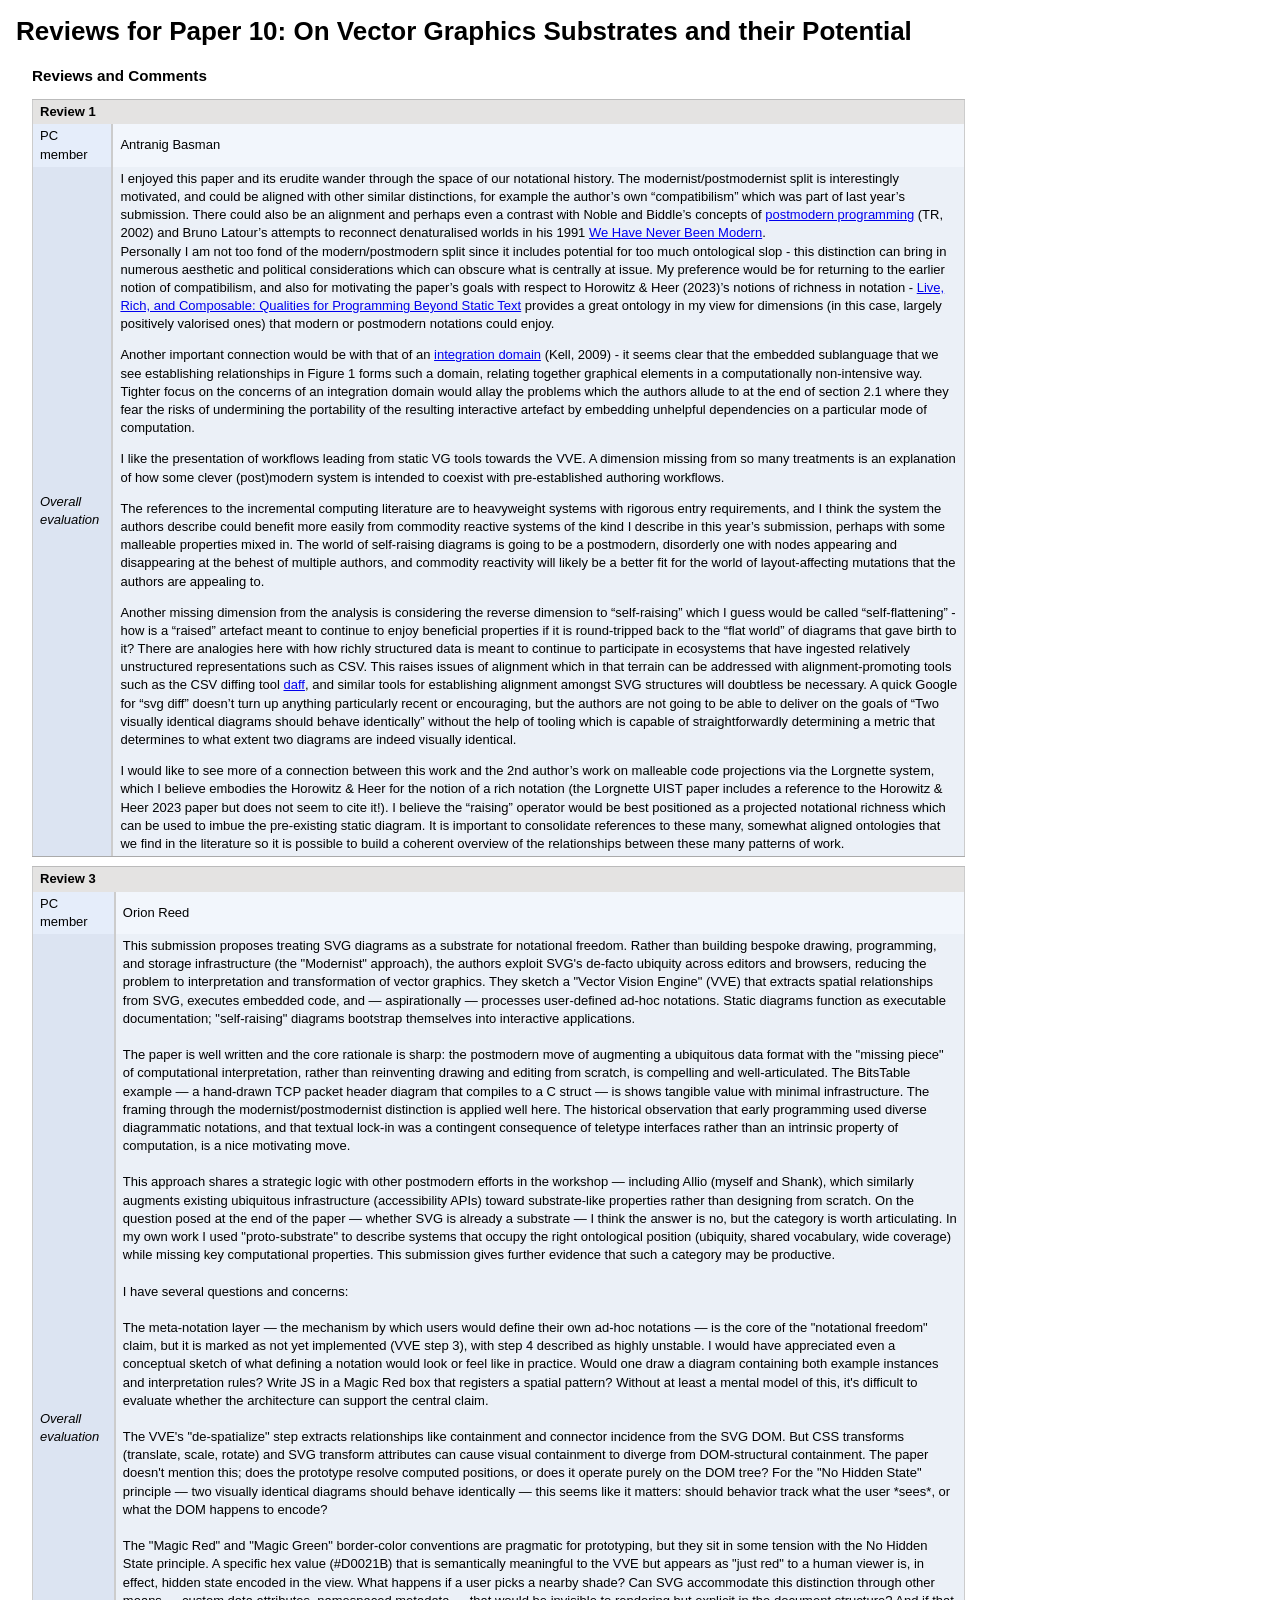
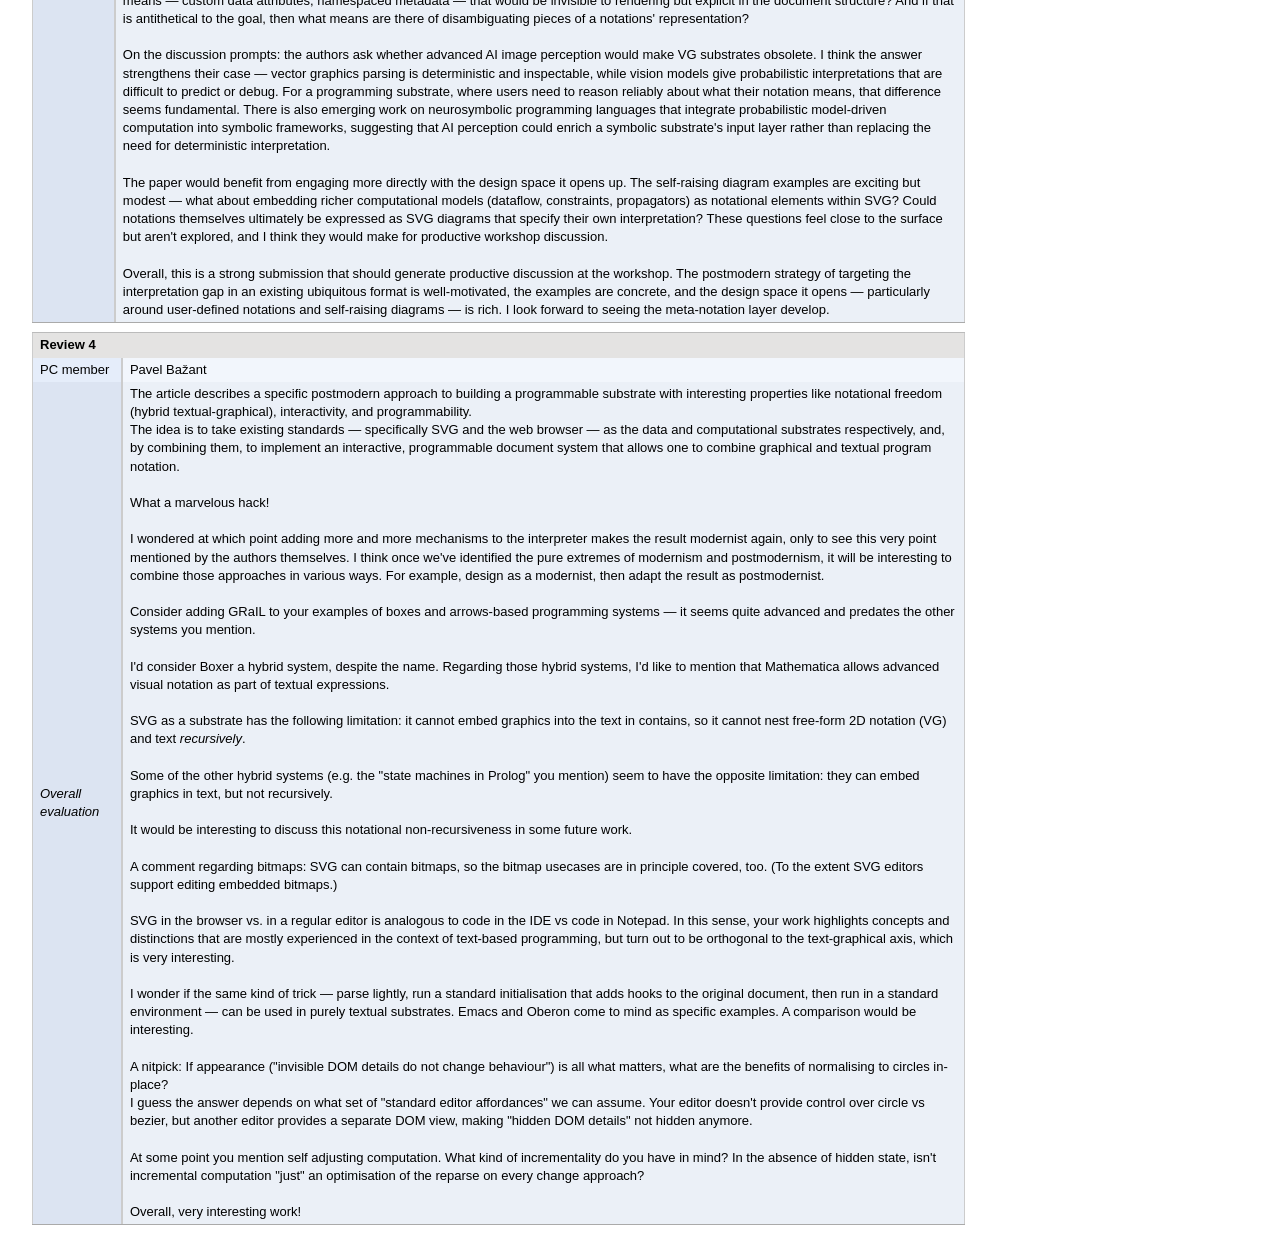
<file: docs/2026/reviews/Paper 10 - reviews.html>
<html>
<!DOCTYPE html>
<html lang="en">
<head>
    <meta charset="UTF-8">
    <meta name="viewport" content="width=device-width, initial-scale=1.0">
    <link href="../../css/reviews.css" rel="stylesheet">
</head>

<title>Substrates 2026 - Proceedings</title>
<body>
<h1>Reviews for Paper 10: On Vector Graphics Substrates and their Potential</h1>

<div class="subcontent">
    <h3>Reviews and Comments</h3>
    <div style="clear: right"><a name="Review_12877179">
        <div class="ct_tbl">
            <table cellpadding="0" cellspacing="0" class="ct_table" id="ec:table135245"
                   style="border-bottom:solid #aaa 1px;border-top:solid #bbb 1px;max-width:700pt" data-header="false"
                   data-kind="new" data-uid="11901055500730893037">
                <tbody>
                <tr class="grey top bottom" data-ignore="1">
                    <td class="center" colspan="2"><b>Review 1</b></td>
                </tr>
                <tr class="blue">
                    <td>PC member</td>
                    <td class="value">Antranig Basman</td>
                </tr>
                <tr class="blue">
                    <td><i>Overall evaluation</i></td>
                    <td class="value">
                        <p>I enjoyed this paper and its erudite wander through the space of our notational history. The
                            modernist/postmodernist split is interestingly motivated, and could be aligned with other
                            similar distinctions, for example the author’s own “compatibilism” which was part of last
                            year’s submission. There could also be an alignment and perhaps even a contrast with Noble
                            and Biddle’s concepts of <a
                                    href="http://www.mcs.vuw.ac.nz/comp/Publications/archive/CS-TR-02/CS-TR-02-9.pdf">postmodern
                                programming</a> (TR, 2002) and Bruno Latour’s attempts to reconnect denaturalised worlds
                            in his 1991 <a href="https://en.wikipedia.org/wiki/We_Have_Never_Been_Modern">We Have Never
                                Been Modern</a>.<br>Personally I am not too fond of the modern/postmodern split since it
                            includes potential for too much ontological slop - this distinction can bring in numerous
                            aesthetic and political considerations which can obscure what is centrally at issue. My
                            preference would be for returning to the earlier notion of compatibilism, and also for
                            motivating the paper’s goals with respect to Horowitz &amp; Heer (2023)’s notions of
                            richness in notation - <a href="https://arxiv.org/pdf/2303.06777">Live, Rich, and
                                Composable: Qualities for Programming Beyond Static Text</a> provides a great ontology
                            in my view for dimensions (in this case, largely positively valorised ones) that modern or
                            postmodern notations could enjoy.</p>
                        <p>Another important connection would be with that of an <a href="https://www.cl.cam.ac.uk/research/srg/netos/papers/2009-kell2009mythical.pdf">integration domain</a> (Kell, 2009) - it
                            seems clear that the embedded sublanguage that we see establishing relationships in Figure 1
                            forms such a domain, relating together graphical elements in a computationally non-intensive
                            way. Tighter focus on the concerns of an integration domain would allay the problems which
                            the authors allude to at the end of section 2.1 where they fear the risks of undermining the
                            portability of the resulting interactive artefact by embedding unhelpful dependencies on a
                            particular mode of computation.</p>
                        <p>I like the presentation of workflows leading from static VG tools towards the VVE. A
                            dimension missing from so many treatments is an explanation of how some clever (post)modern
                            system is intended to coexist with pre-established authoring workflows.</p>
                        <p>The references to the incremental computing literature are to heavyweight systems with
                            rigorous entry requirements, and I think the system the authors describe could benefit more
                            easily from commodity reactive systems of the kind I describe in this year’s submission,
                            perhaps with some malleable properties mixed in. The world of self-raising diagrams is going
                            to be a postmodern, disorderly one with nodes appearing and disappearing at the behest of
                            multiple authors, and commodity reactivity will likely be a better fit for the world of
                            layout-affecting mutations that the authors are appealing to.</p>
                        <p>Another missing dimension from the analysis is considering the reverse dimension to
                            “self-raising” which I guess would be called “self-flattening” - how is a “raised” artefact
                            meant to continue to enjoy beneficial properties if it is round-tripped back to the “flat
                            world” of diagrams that gave birth to it? There are analogies here with how richly
                            structured data is meant to continue to participate in ecosystems that have ingested
                            relatively unstructured representations such as CSV. This raises issues of alignment which
                            in that terrain can be addressed with alignment-promoting tools such as the CSV diffing tool
                            <a href="https://paulfitz.github.io/daff/">daff</a>, and similar tools for establishing
                            alignment amongst SVG structures will doubtless be necessary. A quick Google for “svg diff”
                            doesn’t turn up anything particularly recent or encouraging, but the authors are not going
                            to be able to deliver on the goals of “Two visually identical diagrams should behave
                            identically” without the help of tooling which is capable of straightforwardly determining
                            a metric that determines to what extent two diagrams are indeed visually identical.</p>
                        <p>I would like to see more of a connection between this work and the 2nd author’s work on
                            malleable code projections via the Lorgnette system, which I believe embodies the Horowitz
                            &amp; Heer for the notion of a rich notation (the Lorgnette UIST paper includes a reference
                            to the Horowitz &amp; Heer 2023 paper but does not seem to cite it!). I believe the
                            “raising” operator would be best positioned as a projected notational richness which can be
                            used to imbue the pre-existing static diagram. It is important to consolidate references to
                            these many, somewhat aligned ontologies that we find in the literature so it is possible to
                            build a coherent overview of the relationships between these many patterns of work.</p>
                    </td>
                </tr>
                </tbody>
            </table>
        </div>
    </a><a name="Review_12878769">
        <div class="ct_tbl">
            <table cellpadding="0" cellspacing="0" class="ct_table" id="ec:table135247"
                   style="border-bottom:solid #aaa 1px;border-top:solid #bbb 1px;max-width:700pt" data-header="false"
                   data-kind="new" data-uid="2126412204679672365">
                <tbody>
                <tr class="grey top bottom" data-ignore="1">
                    <td class="center" colspan="2"><b>Review 3</b></td>
                </tr>
                <tr class="blue">
                    <td>PC member</td>
                    <td class="value">Orion Reed</td>
                </tr>
                <tr class="blue">
                    <td><i>Overall evaluation</i></td>
                    <td class="value">
                        This submission proposes treating SVG diagrams as a substrate for notational freedom. Rather
                        than building bespoke drawing, programming, and storage infrastructure (the "Modernist"
                        approach), the authors exploit SVG's de-facto ubiquity across editors and browsers, reducing the
                        problem to interpretation and transformation of vector graphics. They sketch a "Vector Vision
                        Engine" (VVE) that extracts spatial relationships from SVG, executes embedded code, and —
                        aspirationally — processes user-defined ad-hoc notations. Static diagrams function as executable
                        documentation; "self-raising" diagrams bootstrap themselves into interactive
                        applications.<br><br>The paper is well written and the core rationale is sharp: the postmodern
                        move of augmenting a ubiquitous data format with the "missing piece" of computational
                        interpretation, rather than reinventing drawing and editing from scratch, is compelling and
                        well-articulated. The BitsTable example — a hand-drawn TCP packet header diagram that compiles
                        to a C struct — is shows tangible value with minimal infrastructure. The framing through the
                        modernist/postmodernist distinction is applied well here. The historical observation that early
                        programming used diverse diagrammatic notations, and that textual lock-in was a contingent
                        consequence of teletype interfaces rather than an intrinsic property of computation, is a nice
                        motivating move.<br><br>This approach shares a strategic logic with other postmodern efforts in
                        the workshop — including Allio (myself and Shank), which similarly augments existing ubiquitous
                        infrastructure (accessibility APIs) toward substrate-like properties rather than designing from
                        scratch. On the question posed at the end of the paper — whether SVG is already a substrate — I
                        think the answer is no, but the category is worth articulating. In my own work I used
                        "proto-substrate" to describe systems that occupy the right ontological position (ubiquity,
                        shared vocabulary, wide coverage) while missing key computational properties. This submission
                        gives further evidence that such a category may be productive.<br><br>I have several questions
                        and concerns:<br><br>The meta-notation layer — the mechanism by which users would define their
                        own ad-hoc notations — is the core of the "notational freedom" claim, but it is marked as not
                        yet implemented (VVE step 3), with step 4 described as highly unstable. I would have appreciated
                        even a conceptual sketch of what defining a notation would look or feel like in practice. Would
                        one draw a diagram containing both example instances and interpretation rules? Write JS in a
                        Magic Red box that registers a spatial pattern? Without at least a mental model of this, it's
                        difficult to evaluate whether the architecture can support the central claim.<br><br>The VVE's
                        "de-spatialize" step extracts relationships like containment and connector incidence from the
                        SVG DOM. But CSS transforms (translate, scale, rotate) and SVG transform attributes can cause
                        visual containment to diverge from DOM-structural containment. The paper doesn't mention this;
                        does the prototype resolve computed positions, or does it operate purely on the DOM tree? For
                        the "No Hidden State" principle — two visually identical diagrams should behave identically —
                        this seems like it matters: should behavior track what the user *sees*, or what the DOM happens
                        to encode?<br><br>The "Magic Red" and "Magic Green" border-color conventions are pragmatic for
                        prototyping, but they sit in some tension with the No Hidden State principle. A specific hex
                        value (#D0021B) that is semantically meaningful to the VVE but appears as "just red" to a human
                        viewer is, in effect, hidden state encoded in the view. What happens if a user picks a nearby
                        shade? Can SVG accommodate this distinction through other means — custom data attributes,
                        namespaced metadata — that would be invisible to rendering but explicit in the document
                        structure? And if that is antithetical to the goal, then what means are there of disambiguating
                        pieces of a notations' representation?<br><br>On the discussion prompts: the authors ask whether
                        advanced AI image perception would make VG substrates obsolete. I think the answer strengthens
                        their case — vector graphics parsing is deterministic and inspectable, while vision models give
                        probabilistic interpretations that are difficult to predict or debug. For a programming
                        substrate, where users need to reason reliably about what their notation means, that difference
                        seems fundamental. There is also emerging work on neurosymbolic programming languages that
                        integrate probabilistic model-driven computation into symbolic frameworks, suggesting that AI
                        perception could enrich a symbolic substrate's input layer rather than replacing the need for
                        deterministic interpretation.<br><br>The paper would benefit from engaging more directly with
                        the design space it opens up. The self-raising diagram examples are exciting but modest — what
                        about embedding richer computational models (dataflow, constraints, propagators) as notational
                        elements within SVG? Could notations themselves ultimately be expressed as SVG diagrams that
                        specify their own interpretation? These questions feel close to the surface but aren't explored,
                        and I think they would make for productive workshop discussion.<br><br>Overall, this is a strong
                        submission that should generate productive discussion at the workshop. The postmodern strategy
                        of targeting the interpretation gap in an existing ubiquitous format is well-motivated, the
                        examples are concrete, and the design space it opens — particularly around user-defined
                        notations and self-raising diagrams — is rich. I look forward to seeing the meta-notation layer
                        develop.
                    </td>
                </tr>
                </tbody>
            </table>
        </div>
    </a><a name="Review_12880664">
        <div class="ct_tbl">
            <table cellpadding="0" cellspacing="0" class="ct_table" id="ec:table135248"
                   style="border-bottom:solid #aaa 1px;border-top:solid #bbb 1px;max-width:700pt" data-header="false"
                   data-kind="new" data-uid="13570094652239585756">
                <tbody>
                <tr class="grey top bottom" data-ignore="1">
                    <td class="center" colspan="2"><b>Review 4</b></td>
                </tr>
                <tr class="blue">
                    <td>PC member</td>
                    <td class="value">Pavel Bažant</td>
                </tr>
                <tr class="blue">
                    <td><i>Overall evaluation</i></td>
                    <td class="value">
                        The article describes a specific postmodern approach to building a programmable substrate with
                        interesting properties like notational freedom (hybrid textual-graphical), interactivity, and
                        programmability.<br>The idea is to take existing standards — specifically SVG and the web
                        browser — as the data and computational substrates respectively, and, by combining them, to
                        implement an interactive, programmable document system that allows one to combine graphical and
                        textual program notation.<br><br>What a marvelous hack!<br><br>I wondered at which point adding
                        more and more mechanisms to the interpreter makes the result modernist again, only to see this
                        very point mentioned by the authors themselves. I think once we've identified the pure extremes
                        of modernism and postmodernism, it will be interesting to combine those approaches in various
                        ways. For example, design as a modernist, then adapt the result as postmodernist.<br><br>Consider
                        adding GRaIL to your examples of boxes and arrows-based programming systems — it seems quite
                        advanced and predates the other systems you mention.<br><br>I'd consider Boxer a hybrid system,
                        despite the name. Regarding those hybrid systems, I'd like to mention that Mathematica allows
                        advanced visual notation as part of textual expressions.<br><br>SVG as a substrate has the
                        following limitation: it cannot embed graphics into the text in contains, so it cannot nest
                        free-form 2D notation (VG) and text <i>recursively</i>.<br><br>Some of the other hybrid systems (e.g.
                        the "state machines in Prolog" you mention) seem to have the opposite limitation: they can embed
                        graphics in text, but not recursively.<br><br>It would be interesting to discuss this notational
                        non-recursiveness in some future work.<br><br>A comment regarding bitmaps: SVG can contain
                        bitmaps, so the bitmap usecases are in principle covered, too. (To the extent SVG editors
                        support editing embedded bitmaps.)<br><br>SVG in the browser vs. in a regular editor is
                        analogous to code in the IDE vs code in Notepad. In this sense, your work highlights concepts
                        and distinctions that are mostly experienced in the context of text-based programming, but turn
                        out to be orthogonal to the text-graphical axis, which is very interesting.<br><br>I wonder if
                        the same kind of trick — parse lightly, run a standard initialisation that adds hooks to the
                        original document, then run in a standard environment — can be used in purely textual
                        substrates. Emacs and Oberon come to mind as specific examples. A comparison would be
                        interesting.<br><br>A nitpick: If appearance ("invisible DOM details do not change behaviour")
                        is all what matters, what are the benefits of normalising to circles in-place?<br>I guess the
                        answer depends on what set of "standard editor affordances" we can assume. Your editor doesn't
                        provide control over circle vs bezier, but another editor provides a separate DOM view, making
                        "hidden DOM details" not hidden anymore.<br><br>At some point you mention self adjusting
                        computation. What kind of incrementality do you have in mind? In the absence of hidden state,
                        isn't incremental computation "just" an optimisation of the reparse on every change
                        approach?<br><br>Overall, very interesting work!
                    </td>
                </tr>
                </tbody>
            </table>
        </div>
    </a></div>
</div>

</body>
</html>
</file>
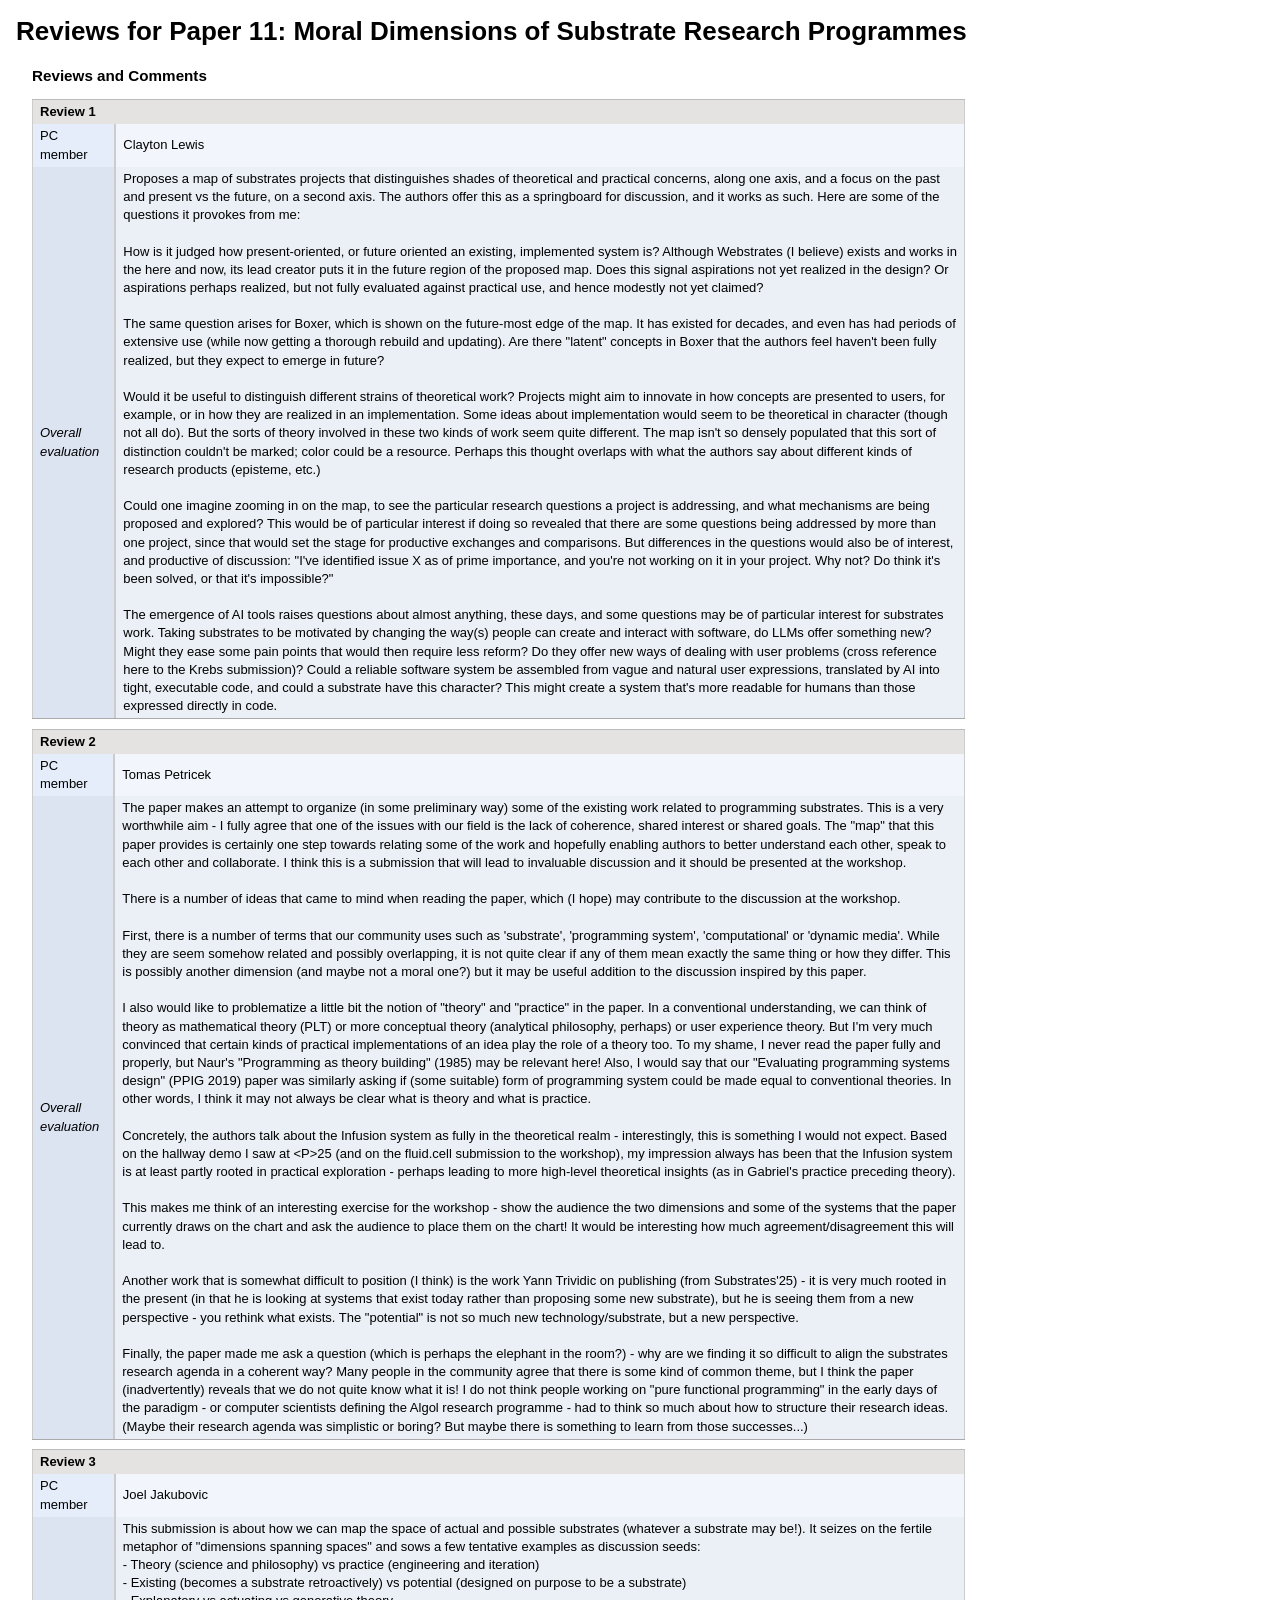
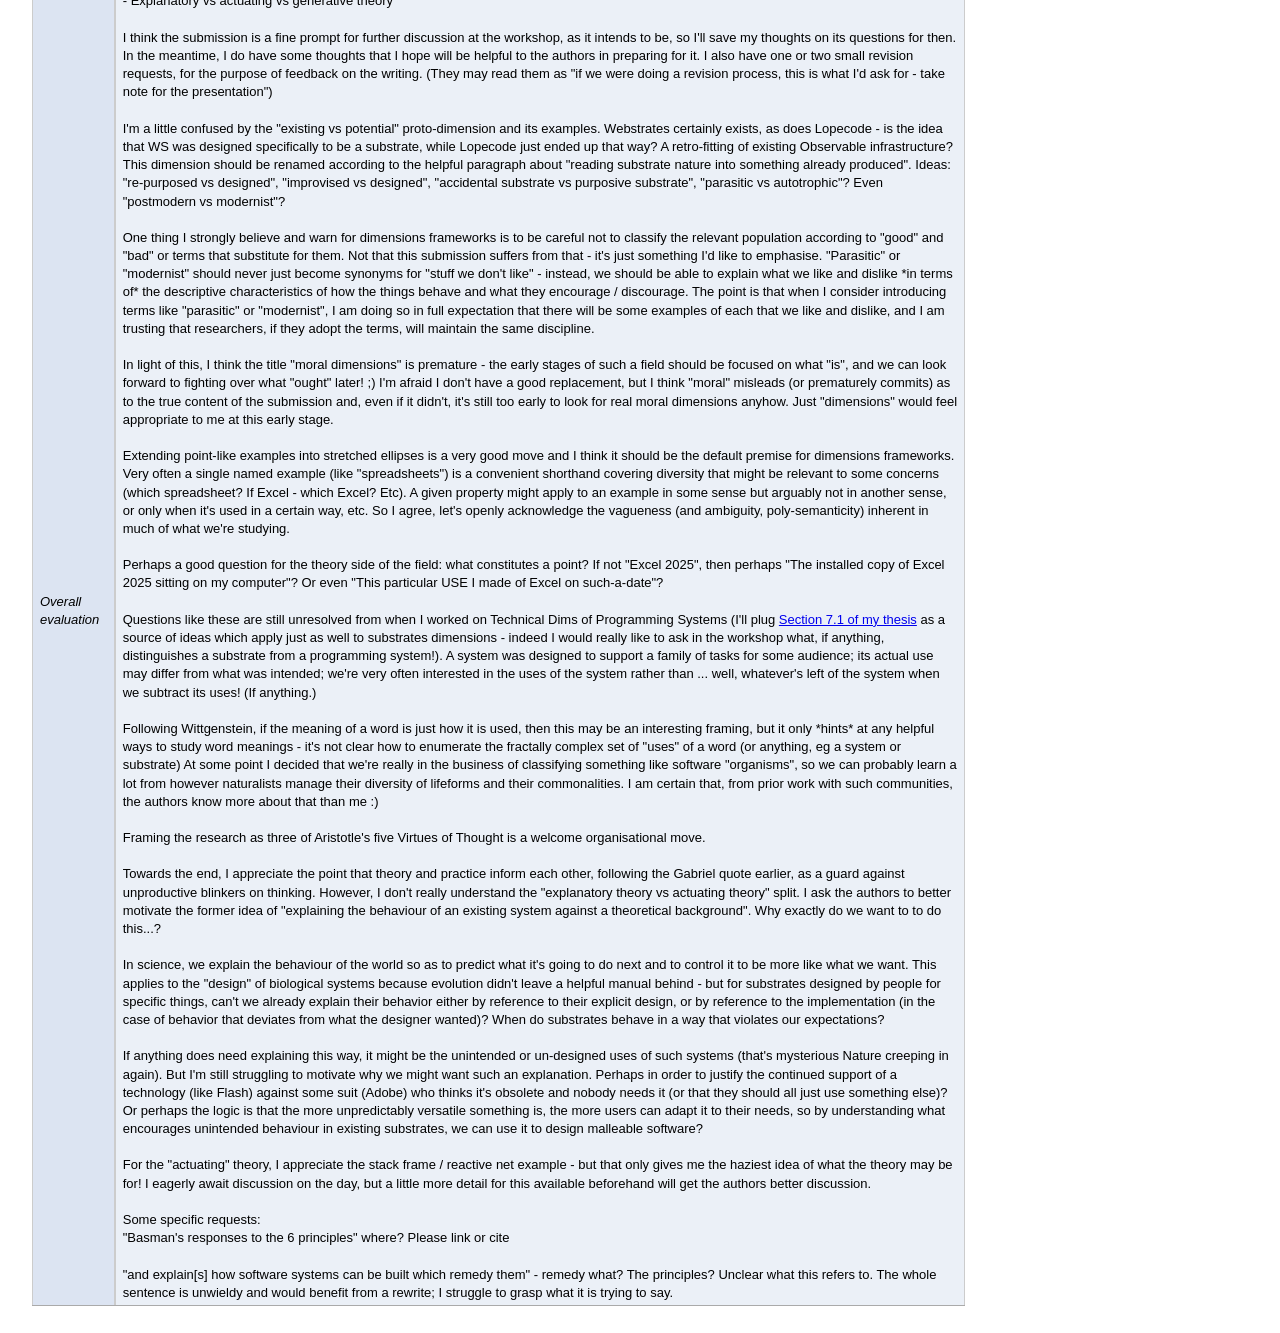
<file: docs/2026/reviews/Paper 11 - reviews.html>
<html>
<!DOCTYPE html>
<html lang="en">
<head>
    <meta charset="UTF-8">
    <meta name="viewport" content="width=device-width, initial-scale=1.0">
    <link href="../../css/reviews.css" rel="stylesheet">
</head>

<title>Substrates 2026 - Proceedings</title>
<body>
<h1>Reviews for Paper 11: Moral Dimensions of Substrate Research Programmes</h1>

<div class="subcontent">
    <h3>Reviews and Comments</h3>
    <div style="clear: right"><a name="Review_12867206">
        <div class="ct_tbl">
            <table cellpadding="0" cellspacing="0" class="ct_table" id="ec:table144743"
                   style="border-bottom:solid #aaa 1px;border-top:solid #bbb 1px;max-width:700pt" data-header="false"
                   data-kind="new" data-uid="1461664866375933481">
                <tbody>
                <tr class="grey top bottom" data-ignore="1">
                    <td class="center" colspan="2"><b>Review 1</b></td>
                </tr>
                <tr class="blue">
                    <td>PC member</td>
                    <td class="value">Clayton Lewis</td>
                </tr>
                <tr class="blue">
                    <td><i>Overall evaluation</i></td>
                    <td class="value">
                        Proposes a map of substrates projects that distinguishes shades of theoretical and practical
                        concerns, along one axis, and a focus on the past and present vs the future, on a second axis.
                        The authors offer this as a springboard for discussion, and it works as such. Here are some of
                        the questions it provokes from me:<br><br>How is it judged how present-oriented, or future
                        oriented an existing, implemented system is? Although Webstrates (I believe) exists and works in
                        the here and now, its lead creator puts it in the future region of the proposed map. Does this
                        signal aspirations not yet realized in the design? Or aspirations perhaps realized, but not
                        fully evaluated against practical use, and hence modestly not yet claimed?<br><br>The same
                        question arises for Boxer, which is shown on the future-most edge of the map. It has existed for
                        decades, and even has had periods of extensive use (while now getting a thorough rebuild and
                        updating). Are there "latent" concepts in Boxer that the authors feel haven't been fully
                        realized, but they expect to emerge in future?<br><br>Would it be useful to distinguish
                        different strains of theoretical work? Projects might aim to innovate in how concepts are
                        presented to users, for example, or in how they are realized in an implementation. Some ideas
                        about implementation would seem to be theoretical in character (though not all do). But the
                        sorts of theory involved in these two kinds of work seem quite different. The map isn't so
                        densely populated that this sort of distinction couldn't be marked; color could be a resource.
                        Perhaps this thought overlaps with what the authors say about different kinds of research
                        products (episteme, etc.)<br><br>Could one imagine zooming in on the map, to see the particular
                        research questions a project is addressing, and what mechanisms are being proposed and explored?
                        This would be of particular interest if doing so revealed that there are some questions being
                        addressed by more than one project, since that would set the stage for productive exchanges and
                        comparisons. But differences in the questions would also be of interest, and productive of
                        discussion: "I've identified issue X as of prime importance, and you're not working on it in
                        your project. Why not? Do think it's been solved, or that it's impossible?"<br><br>The emergence
                        of AI tools raises questions about almost anything, these days, and some questions may be of
                        particular interest for substrates work. Taking substrates to be motivated by changing the
                        way(s) people can create and interact with software, do LLMs offer something new? Might they
                        ease some pain points that would then require less reform? Do they offer new ways of dealing
                        with user problems (cross reference here to the Krebs submission)? Could a reliable software
                        system be assembled from vague and natural user expressions, translated by AI into tight,
                        executable code, and could a substrate have this character? This might create a system that's
                        more readable for humans than those expressed directly in code.
                    </td>
                </tr>
                </tbody>
            </table>
        </div>
    </a><a name="Review_12869298">
        <div class="ct_tbl">
            <table cellpadding="0" cellspacing="0" class="ct_table" id="ec:table144744"
                   style="border-bottom:solid #aaa 1px;border-top:solid #bbb 1px;max-width:700pt" data-header="false"
                   data-kind="new" data-uid="14516727772117190457">
                <tbody>
                <tr class="grey top bottom" data-ignore="1">
                    <td class="center" colspan="2"><b>Review 2</b></td>
                </tr>
                <tr class="blue">
                    <td>PC member</td>
                    <td class="value">Tomas Petricek</td>
                </tr>
                <tr class="blue">
                    <td><i>Overall evaluation</i></td>
                    <td class="value">
                        The paper makes an attempt to organize (in some preliminary way) some of the existing work
                        related to programming substrates. This is a very worthwhile aim - I fully agree that one of the
                        issues with our field is the lack of coherence, shared interest or shared goals. The "map" that
                        this paper provides is certainly one step towards relating some of the work and hopefully
                        enabling authors to better understand each other, speak to each other and collaborate. I think
                        this is a submission that will lead to invaluable discussion and it should be presented at the
                        workshop.<br><br>There is a number of ideas that came to mind when reading the paper, which (I
                        hope) may contribute to the discussion at the workshop.<br><br>First, there is a number of terms
                        that our community uses such as 'substrate', 'programming system', 'computational' or 'dynamic
                        media'. While they are seem somehow related and possibly overlapping, it is not quite clear if
                        any of them mean exactly the same thing or how they differ. This is possibly another dimension
                        (and maybe not a moral one?) but it may be useful addition to the discussion inspired by this
                        paper.<br><br>I also would like to problematize a little bit the notion of "theory" and
                        "practice" in the paper. In a conventional understanding, we can think of theory as mathematical
                        theory (PLT) or more conceptual theory (analytical philosophy, perhaps) or user experience
                        theory. But I'm very much convinced that certain kinds of practical implementations of an idea
                        play the role of a theory too. To my shame, I never read the paper fully and properly, but
                        Naur's "Programming as theory building" (1985) may be relevant here! Also, I would say that our
                        "Evaluating programming systems design" (PPIG 2019) paper was similarly asking if (some
                        suitable) form of programming system could be made equal to conventional theories. In other
                        words, I think it may not always be clear what is theory and what is practice.<br><br>Concretely,
                        the authors talk about the Infusion system as fully in the theoretical realm - interestingly,
                        this is something I would not expect. Based on the hallway demo I saw at &lt;P&gt;25 (and on the
                        fluid.cell submission to the workshop), my impression always has been that the Infusion system
                        is at least partly rooted in practical exploration - perhaps leading to more high-level
                        theoretical insights (as in Gabriel's practice preceding theory). <br><br>This makes me think of
                        an interesting exercise for the workshop - show the audience the two dimensions and some of the
                        systems that the paper currently draws on the chart and ask the audience to place them on the
                        chart! It would be interesting how much agreement/disagreement this will lead to.<br><br>Another
                        work that is somewhat difficult to position (I think) is the work Yann Trividic on publishing
                        (from Substrates'25) - it is very much rooted in the present (in that he is looking at systems
                        that exist today rather than proposing some new substrate), but he is seeing them from a new
                        perspective - you rethink what exists. The "potential" is not so much new technology/substrate,
                        but a new perspective.<br><br>Finally, the paper made me ask a question (which is perhaps the
                        elephant in the room?) - why are we finding it so difficult to align the substrates research
                        agenda in a coherent way? Many people in the community agree that there is some kind of common
                        theme, but I think the paper (inadvertently) reveals that we do not quite know what it is! I do
                        not think people working on "pure functional programming" in the early days of the paradigm - or
                        computer scientists defining the Algol research programme - had to think so much about how to
                        structure their research ideas. (Maybe their research agenda was simplistic or boring? But maybe
                        there is something to learn from those successes...)
                    </td>
                </tr>
                </tbody>
            </table>
        </div>
    </a><a name="Review_12870699">
        <div class="ct_tbl">
            <table cellpadding="0" cellspacing="0" class="ct_table" id="ec:table144745"
                   style="border-bottom:solid #aaa 1px;border-top:solid #bbb 1px;max-width:700pt" data-header="false"
                   data-kind="new" data-uid="254493156845311740">
                <tbody>
                <tr class="grey top bottom" data-ignore="1">
                    <td class="center" colspan="2"><b>Review 3</b></td>
                </tr>
                <tr class="blue">
                    <td>PC member</td>
                    <td class="value">Joel Jakubovic</td>
                </tr>
                <tr class="blue">
                    <td><i>Overall evaluation</i></td>
                    <td class="value">
                        This submission is about how we can map the space of actual and possible substrates (whatever a
                        substrate may be!). It seizes on the fertile metaphor of "dimensions spanning spaces" and sows a
                        few tentative examples as discussion seeds: <br>- Theory (science and philosophy) vs practice
                        (engineering and iteration)<br>- Existing (becomes a substrate retroactively) vs potential
                        (designed on purpose to be a substrate)<br>- Explanatory vs actuating vs generative theory
                        <br><br>I think the submission is a fine prompt for further discussion at the workshop, as it
                        intends to be, so I'll save my thoughts on its questions for then. In the meantime, I do have
                        some thoughts that I hope will be helpful to the authors in preparing for it. I also have one or
                        two small revision requests, for the purpose of feedback on the writing. (They may read them as
                        "if we were doing a revision process, this is what I'd ask for - take note for the
                        presentation")<br><br>I'm a little confused by the "existing vs potential" proto-dimension and
                        its examples. Webstrates certainly exists, as does Lopecode - is the idea that WS was designed
                        specifically to be a substrate, while Lopecode just ended up that way? A retro-fitting of
                        existing Observable infrastructure? This dimension should be renamed according to the helpful
                        paragraph about "reading substrate nature into something already produced". Ideas: "re-purposed
                        vs designed", "improvised vs designed", "accidental substrate vs purposive substrate",
                        "parasitic vs autotrophic"? Even "postmodern vs modernist"?<br><br>One thing I strongly believe
                        and warn for dimensions frameworks is to be careful not to classify the relevant population
                        according to "good" and "bad" or terms that substitute for them. Not that this submission
                        suffers from that - it's just something I'd like to emphasise. "Parasitic" or "modernist" should
                        never just become synonyms for "stuff we don't like" - instead, we should be able to explain
                        what we like and dislike *in terms of* the descriptive characteristics of how the things behave
                        and what they encourage / discourage. The point is that when I consider introducing terms like
                        "parasitic" or "modernist", I am doing so in full expectation that there will be some examples
                        of each that we like and dislike, and I am trusting that researchers, if they adopt the terms,
                        will maintain the same discipline.<br><br>In light of this, I think the title "moral dimensions"
                        is premature - the early stages of such a field should be focused on what "is", and we can look
                        forward to fighting over what "ought" later! ;) I'm afraid I don't have a good replacement, but
                        I think "moral" misleads (or prematurely commits) as to the true content of the submission and,
                        even if it didn't, it's still too early to look for real moral dimensions anyhow. Just
                        "dimensions" would feel appropriate to me at this early stage.<br><br>Extending point-like
                        examples into stretched ellipses is a very good move and I think it should be the default
                        premise for dimensions frameworks. Very often a single named example (like "spreadsheets") is a
                        convenient shorthand covering diversity that might be relevant to some concerns (which
                        spreadsheet? If Excel - which Excel? Etc). A given property might apply to an example in some
                        sense but arguably not in another sense, or only when it's used in a certain way, etc. So I
                        agree, let's openly acknowledge the vagueness (and ambiguity, poly-semanticity) inherent in much
                        of what we're studying.<br><br>Perhaps a good question for the theory side of the field: what
                        constitutes a point? If not "Excel 2025", then perhaps "The installed copy of Excel 2025 sitting
                        on my computer"? Or even "This particular USE I made of Excel on such-a-date"?<br><br>Questions
                        like these are still unresolved from when I worked on Technical Dims of Programming Systems
                        (I'll plug <a href="https://kar.kent.ac.uk/105537/1/132jdj9-PhD-dissertation.pdf#page=149">Section 7.1 of my thesis</a> as a source of ideas which apply just as well to
                        substrates dimensions - indeed I would really like to ask in the workshop what, if anything,
                        distinguishes a substrate from a programming system!). A system was designed to support a family
                        of tasks for some audience; its actual use may differ from what was intended; we're very often
                        interested in the uses of the system rather than ... well, whatever's left of the system when we
                        subtract its uses! (If anything.)
                        <br><br>Following
                        Wittgenstein, if the meaning of a word is just how it is used, then this may be an interesting
                        framing, but it only *hints* at any helpful ways to study word meanings - it's not clear how to
                        enumerate the fractally complex set of "uses" of a word (or anything, eg a system or substrate)
                        At some point I decided that we're really in the business of classifying something like software
                        "organisms", so we can probably learn a lot from however naturalists manage their diversity of
                        lifeforms and their commonalities. I am certain that, from prior work with such communities, the
                        authors know more about that than me :)<br><br>Framing the research as three of Aristotle's five
                        Virtues of Thought is a welcome organisational move.<br><br>Towards the end, I appreciate the
                        point that theory and practice inform each other, following the Gabriel quote earlier, as a
                        guard against unproductive blinkers on thinking. However, I don't really understand the
                        "explanatory theory vs actuating theory" split. I ask the authors to better motivate the former
                        idea of "explaining the behaviour of an existing system against a theoretical background". Why
                        exactly do we want to to do this...?<br><br>In science, we explain the behaviour of the world so
                        as to predict what it's going to do next and to control it to be more like what we want. This
                        applies to the "design" of biological systems because evolution didn't leave a helpful manual
                        behind - but for substrates designed by people for specific things, can't we already explain
                        their behavior either by reference to their explicit design, or by reference to the
                        implementation (in the case of behavior that deviates from what the designer wanted)? When do
                        substrates behave in a way that violates our expectations?<br><br>If anything does need
                        explaining this way, it might be the unintended or un-designed uses of such systems (that's
                        mysterious Nature creeping in again). But I'm still struggling to motivate why we might want
                        such an explanation. Perhaps in order to justify the continued support of a technology (like
                        Flash) against some suit (Adobe) who thinks it's obsolete and nobody needs it (or that they
                        should all just use something else)? Or perhaps the logic is that the more unpredictably
                        versatile something is, the more users can adapt it to their needs, so by understanding what
                        encourages unintended behaviour in existing substrates, we can use it to design malleable
                        software?<br><br>For the "actuating" theory, I appreciate the stack frame / reactive net example
                        - but that only gives me the haziest idea of what the theory may be for! I eagerly await
                        discussion on the day, but a little more detail for this available beforehand will get the
                        authors better discussion.<br><br>Some specific requests: <br>"Basman's responses to the 6
                        principles" where? Please link or cite<br><br>"and explain[s] how software systems can be built
                        which remedy them" - remedy what? The principles? Unclear what this refers to. The whole
                        sentence is unwieldy and would benefit from a rewrite; I struggle to grasp what it is trying to
                        say.
                    </td>
                </tr>
                </tbody>
            </table>
        </div>
    </a></div>
</div>

</body>
</html>
</file>
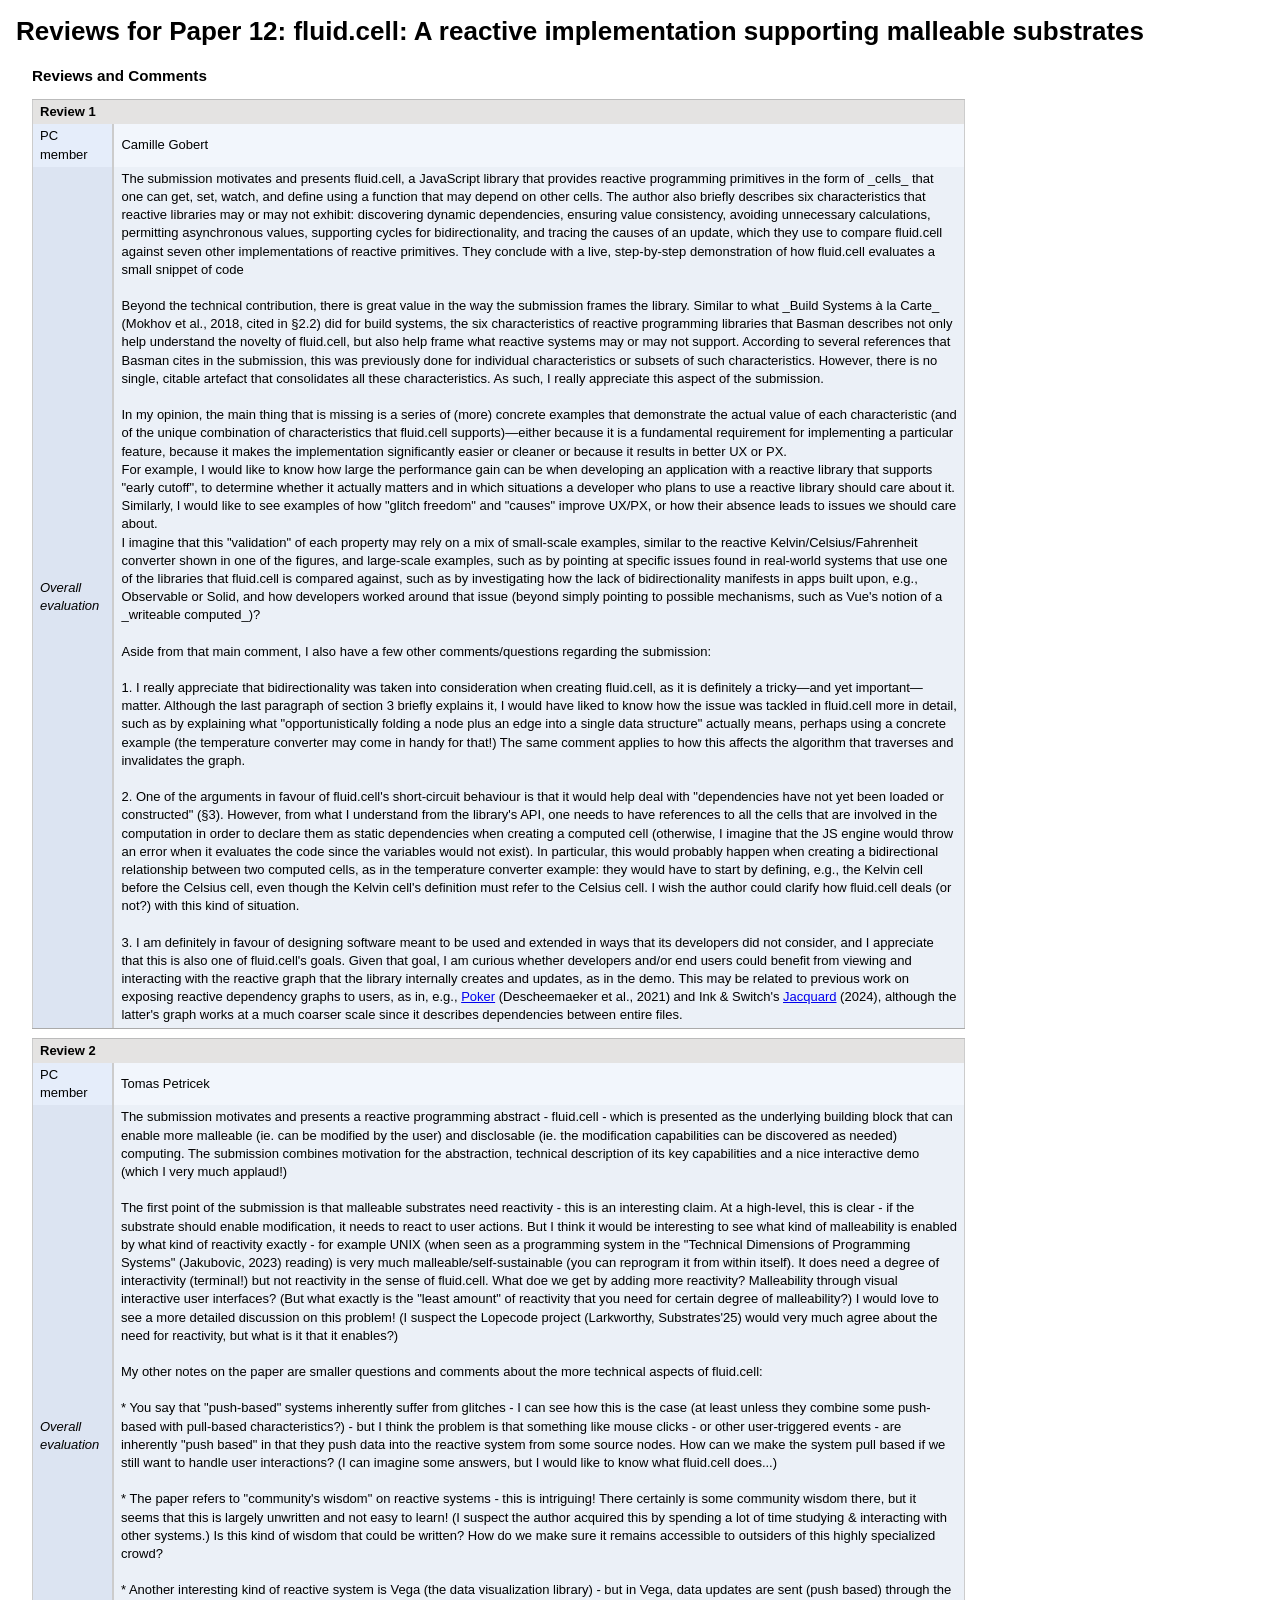
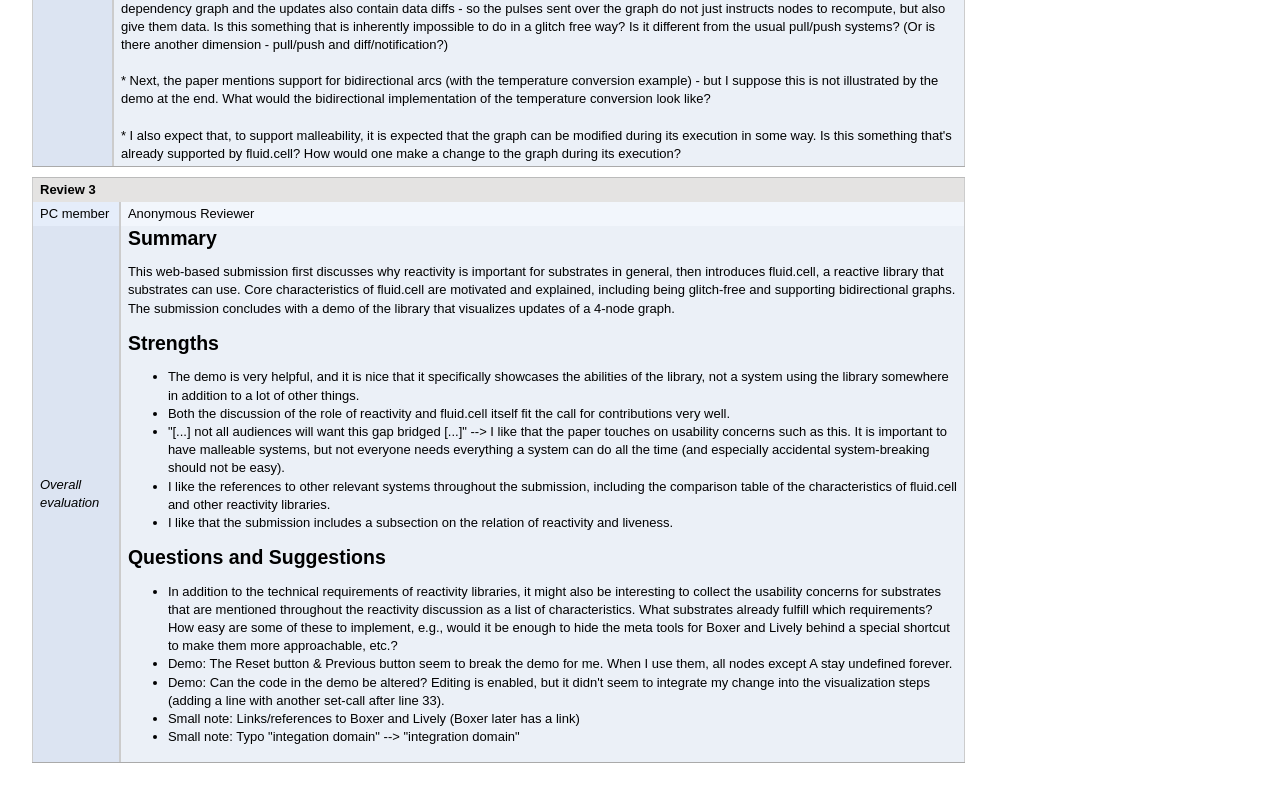
<file: docs/2026/reviews/Paper 14 - reviews.html>
<html>
<!DOCTYPE html>
<html lang="en">
<head>
    <meta charset="UTF-8">
    <meta name="viewport" content="width=device-width, initial-scale=1.0">
    <link href="../../css/reviews.css" rel="stylesheet">
</head>

<title>Substrates 2026 - Proceedings</title>
<body>
<h1>Reviews for Paper 12: fluid.cell: A reactive implementation supporting malleable substrates</h1>

<div class="subcontent">
    <h3>Reviews and Comments</h3>
    <div style="clear: right"><a name="Review_12860486">
        <div class="ct_tbl">
            <table cellpadding="0" cellspacing="0" class="ct_table" id="ec:table11027"
                   style="border-bottom:solid #aaa 1px;border-top:solid #bbb 1px;max-width:700pt" data-header="false"
                   data-kind="new" data-uid="1878729005967340534">
                <tbody>
                <tr class="grey top bottom" data-ignore="1">
                    <td class="center" colspan="2"><b>Review 1</b></td>
                </tr>
                <tr class="blue">
                    <td>PC member</td>
                    <td class="value">Camille Gobert</td>
                </tr>
                <tr class="blue">
                    <td><i>Overall evaluation</i></td>
                    <td class="value">
                        The submission motivates and presents fluid.cell, a JavaScript library that provides reactive
                        programming primitives in the form of _cells_ that one can get, set, watch, and define using a
                        function that may depend on other cells. The author also briefly describes six characteristics
                        that reactive libraries may or may not exhibit: discovering dynamic dependencies, ensuring value
                        consistency, avoiding unnecessary calculations, permitting asynchronous values, supporting
                        cycles for bidirectionality, and tracing the causes of an update, which they use to compare
                        fluid.cell against seven other implementations of reactive primitives. They conclude with a
                        live, step-by-step demonstration of how fluid.cell evaluates a small snippet of code<br><br>Beyond
                        the technical contribution, there is great value in the way the submission frames the library.
                        Similar to what _Build Systems à la Carte_ (Mokhov et al., 2018, cited in §2.2) did for build
                        systems, the six characteristics of reactive programming libraries that Basman describes not
                        only help understand the novelty of fluid.cell, but also help frame what reactive systems may or
                        may not support. According to several references that Basman cites in the submission, this was
                        previously done for individual characteristics or subsets of such characteristics. However,
                        there is no single, citable artefact that consolidates all these characteristics. As such, I
                        really appreciate this aspect of the submission.<br><br>In my opinion, the main thing that is
                        missing is a series of (more) concrete examples that demonstrate the actual value of each
                        characteristic (and of the unique combination of characteristics that fluid.cell
                        supports)—either because it is a fundamental requirement for implementing a particular feature,
                        because it makes the implementation significantly easier or cleaner or because it results in
                        better UX or PX.<br>For example, I would like to know how large the performance gain can be when
                        developing an application with a reactive library that supports "early cutoff", to determine
                        whether it actually matters and in which situations a developer who plans to use a reactive
                        library should care about it.<br>Similarly, I would like to see examples of how "glitch freedom"
                        and "causes" improve UX/PX, or how their absence leads to issues we should care about.<br>I
                        imagine that this "validation" of each property may rely on a mix of small-scale examples,
                        similar to the reactive Kelvin/Celsius/Fahrenheit converter shown in one of the figures, and
                        large-scale examples, such as by pointing at specific issues found in real-world systems that
                        use one of the libraries that fluid.cell is compared against, such as by investigating how the
                        lack of bidirectionality manifests in apps built upon, e.g., Observable or Solid, and how
                        developers worked around that issue (beyond simply pointing to possible mechanisms, such as
                        Vue's notion of a _writeable computed_)?<br><br>Aside from that main comment, I also have a few
                        other comments/questions regarding the submission:<br><br>1. I really appreciate that
                        bidirectionality was taken into consideration when creating fluid.cell, as it is definitely a
                        tricky—and yet important—matter. Although the last paragraph of section 3 briefly explains it, I
                        would have liked to know how the issue was tackled in fluid.cell more in detail, such as by
                        explaining what "opportunistically folding a node plus an edge into a single data structure"
                        actually means, perhaps using a concrete example (the temperature converter may come in handy
                        for that!) The same comment applies to how this affects the algorithm that traverses and
                        invalidates the graph.<br><br>2. One of the arguments in favour of fluid.cell's short-circuit
                        behaviour is that it would help deal with "dependencies have not yet been loaded or constructed"
                        (§3). However, from what I understand from the library's API, one needs to have references to
                        all the cells that are involved in the computation in order to declare them as static
                        dependencies when creating a computed cell (otherwise, I imagine that the JS engine would throw
                        an error when it evaluates the code since the variables would not exist). In particular, this
                        would probably happen when creating a bidirectional relationship between two computed cells, as
                        in the temperature converter example: they would have to start by defining, e.g., the Kelvin
                        cell before the Celsius cell, even though the Kelvin cell's definition must refer to the Celsius
                        cell. I wish the author could clarify how fluid.cell deals (or not?) with this kind of
                        situation.<br><br>3. I am definitely in favour of designing software meant to be used and
                        extended in ways that its developers did not consider, and I appreciate that this is also one of
                        fluid.cell's goals. Given that goal, I am curious whether developers and/or end users could
                        benefit from viewing and interacting with the reactive graph that the library internally creates
                        and updates, as in the demo. This may be related to previous work on exposing reactive
                        dependency graphs to users, as in, e.g., <a href="https://doi.org/10.1145/3486605.3486785">Poker</a>
                        (Descheemaeker et al., 2021) and Ink &amp; Switch's <a href="https://inkandswitch.com/project/jacquard">Jacquard</a> (2024), although the latter's graph works at a much coarser scale
                        since it describes dependencies between entire files.
                    </td>
                </tr>
                </tbody>
            </table>
        </div>
    </a><a name="Review_12869346">
        <div class="ct_tbl">
            <table cellpadding="0" cellspacing="0" class="ct_table" id="ec:table11028"
                   style="border-bottom:solid #aaa 1px;border-top:solid #bbb 1px;max-width:700pt" data-header="false"
                   data-kind="new" data-uid="9693054975195697960">
                <tbody>
                <tr class="grey top bottom" data-ignore="1">
                    <td class="center" colspan="2"><b>Review 2</b></td>
                </tr>
                <tr class="blue">
                    <td>PC member</td>
                    <td class="value">Tomas Petricek</td>
                </tr>
                <tr class="blue">
                    <td><i>Overall evaluation</i></td>
                    <td class="value">
                        The submission motivates and presents a reactive programming abstract - fluid.cell - which is
                        presented as the underlying building block that can enable more malleable (ie. can be modified
                        by the user) and disclosable (ie. the modification capabilities can be discovered as needed)
                        computing. The submission combines motivation for the abstraction, technical description of its
                        key capabilities and a nice interactive demo (which I very much applaud!)<br><br>The first point
                        of the submission is that malleable substrates need reactivity - this is an interesting claim.
                        At a high-level, this is clear - if the substrate should enable modification, it needs to react
                        to user actions. But I think it would be interesting to see what kind of malleability is enabled
                        by what kind of reactivity exactly - for example UNIX (when seen as a programming system in the
                        "Technical Dimensions of Programming Systems" (Jakubovic, 2023) reading) is very much
                        malleable/self-sustainable (you can reprogram it from within itself). It does need a degree of
                        interactivity (terminal!) but not reactivity in the sense of fluid.cell. What doe we get by
                        adding more reactivity? Malleability through visual interactive user interfaces? (But what
                        exactly is the "least amount" of reactivity that you need for certain degree of malleability?) I
                        would love to see a more detailed discussion on this problem! (I suspect the Lopecode project
                        (Larkworthy, Substrates'25) would very much agree about the need for reactivity, but what is it
                        that it enables?)<br><br>My other notes on the paper are smaller questions and comments about
                        the more technical aspects of fluid.cell:<br><br>* You say that "push-based" systems inherently
                        suffer from glitches - I can see how this is the case (at least unless they combine some
                        push-based with pull-based characteristics?) - but I think the problem is that something like
                        mouse clicks - or other user-triggered events - are inherently "push based" in that they push
                        data into the reactive system from some source nodes. How can we make the system pull based if
                        we still want to handle user interactions? (I can imagine some answers, but I would like to know
                        what fluid.cell does...)<br><br>* The paper refers to "community's wisdom" on reactive systems -
                        this is intriguing! There certainly is some community wisdom there, but it seems that this is
                        largely unwritten and not easy to learn! (I suspect the author acquired this by spending a lot
                        of time studying &amp; interacting with other systems.) Is this kind of wisdom that could be
                        written? How do we make sure it remains accessible to outsiders of this highly specialized
                        crowd?<br><br>* Another interesting kind of reactive system is Vega (the data visualization
                        library) - but in Vega, data updates are sent (push based) through the dependency graph and the
                        updates also contain data diffs - so the pulses sent over the graph do not just instructs nodes
                        to recompute, but also give them data. Is this something that is inherently impossible to do in
                        a glitch free way? Is it different from the usual pull/push systems? (Or is there another
                        dimension - pull/push and diff/notification?)<br><br>* Next, the paper mentions support for
                        bidirectional arcs (with the temperature conversion example) - but I suppose this is not
                        illustrated by the demo at the end. What would the bidirectional implementation of the
                        temperature conversion look like?<br><br>* I also expect that, to support malleability, it is
                        expected that the graph can be modified during its execution in some way. Is this something
                        that's already supported by fluid.cell? How would one make a change to the graph during its
                        execution?
                    </td>
                </tr>
                </tbody>
            </table>
        </div>
    </a><a name="Review_12875048">
        <div class="ct_tbl">
            <table cellpadding="0" cellspacing="0" class="ct_table" id="ec:table11029"
                   style="border-bottom:solid #aaa 1px;border-top:solid #bbb 1px;max-width:700pt" data-header="false"
                   data-kind="new" data-uid="17248985441199500206">
                <tbody>
                <tr class="grey top bottom" data-ignore="1">
                    <td class="center" colspan="2"><b>Review 3</b></td>
                </tr>
                <tr class="blue">
                    <td>PC member</td>
                    <td class="value">Anonymous Reviewer</td>
                </tr>
                <tr class="blue">
                    <td><i>Overall evaluation</i></td>
                    <td class="value">
                        <h2>Summary</h2>
                        <p>This web-based submission first discusses why reactivity is important for substrates in
                            general, then introduces fluid.cell, a reactive library that substrates can use. Core
                            characteristics of fluid.cell are motivated and explained, including being glitch-free
                            and supporting bidirectional graphs. The submission concludes with a demo of the library
                            that visualizes updates of a 4-node graph.</p>
                        <h2>Strengths</h2>
                        <ul>
                            <li>The demo is very helpful, and it is nice that it specifically showcases the
                                abilities of the library, not a system using the library somewhere in addition to a
                                lot of other things.
                            </li>
                            <li>Both the discussion of the role of reactivity and fluid.cell itself fit the call for
                                contributions very well.
                            </li>
                            <li>"[...] not all audiences will want this gap bridged [...]" --&gt; I like that the
                                paper touches on usability concerns such as this. It is important to have malleable
                                systems, but not everyone needs everything a system can do all the time (and
                                especially accidental system-breaking should not be easy).
                            </li>
                            <li>I like the references to other relevant systems throughout the submission, including
                                the comparison table of the characteristics of fluid.cell and other reactivity
                                libraries.
                            </li>
                            <li>I like that the submission includes a subsection on the relation of reactivity and
                                liveness.
                            </li>
                        </ul>
                        <h2>Questions and Suggestions</h2>
                        <ul>
                            <li>In addition to the technical requirements of reactivity libraries, it might also be
                                interesting to collect the usability concerns for substrates that are mentioned
                                throughout the reactivity discussion as a list of characteristics. What substrates
                                already fulfill which requirements? How easy are some of these to implement, e.g.,
                                would it be enough to hide the meta tools for Boxer and Lively behind a special
                                shortcut to make them more approachable, etc.?
                            </li>
                            <li>Demo: The Reset button &amp; Previous button seem to break the demo for me. When I
                                use them, all nodes except A stay undefined forever.
                            </li>
                            <li>Demo: Can the code in the demo be altered? Editing is enabled, but it didn't seem to
                                integrate my change into the visualization steps (adding a line with another
                                set-call after line 33).
                            </li>
                            <li>Small note: Links/references to Boxer and Lively (Boxer later has a link)</li>
                            <li>Small note: Typo "integation domain" --&gt; "integration domain"</li>
                        </ul>
                    </td>
                </tr>
                </tbody>
            </table>
        </div>
    </a>
</div>
</div>
</body>
</html>
</file>
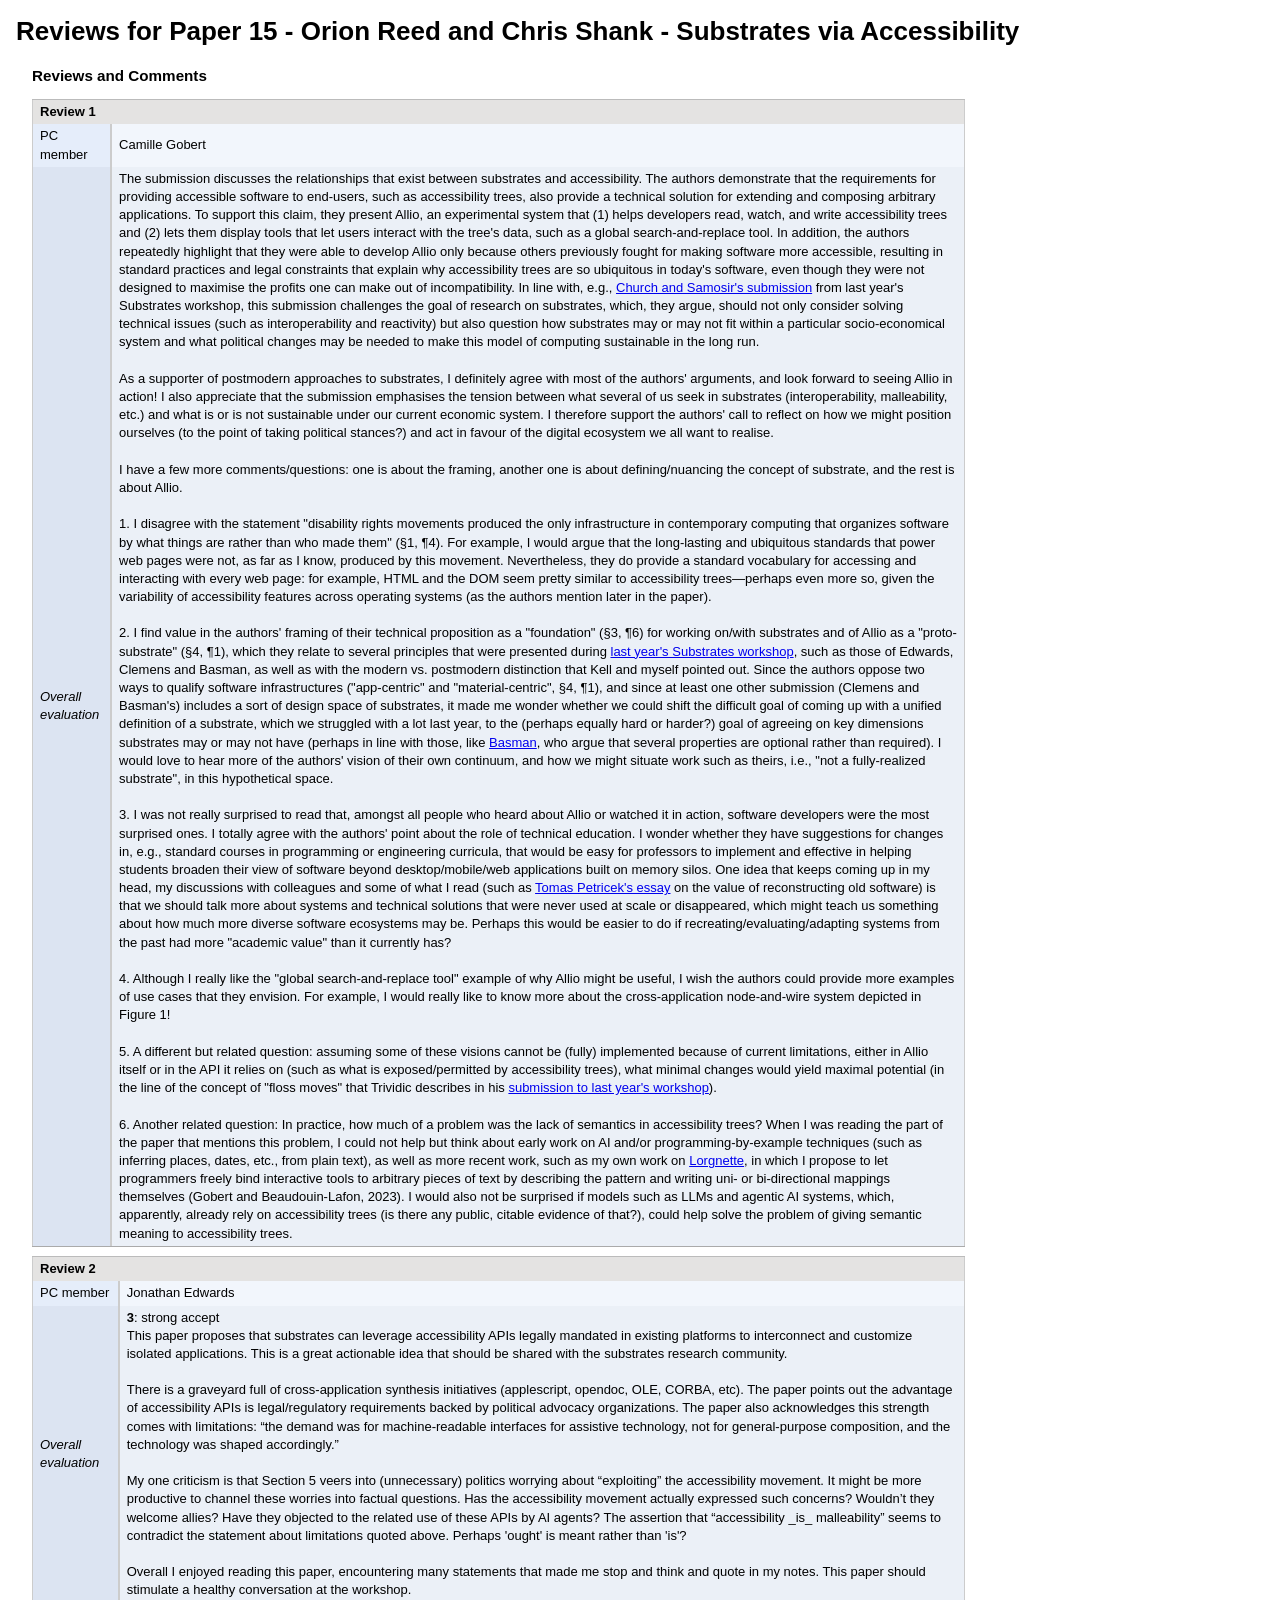
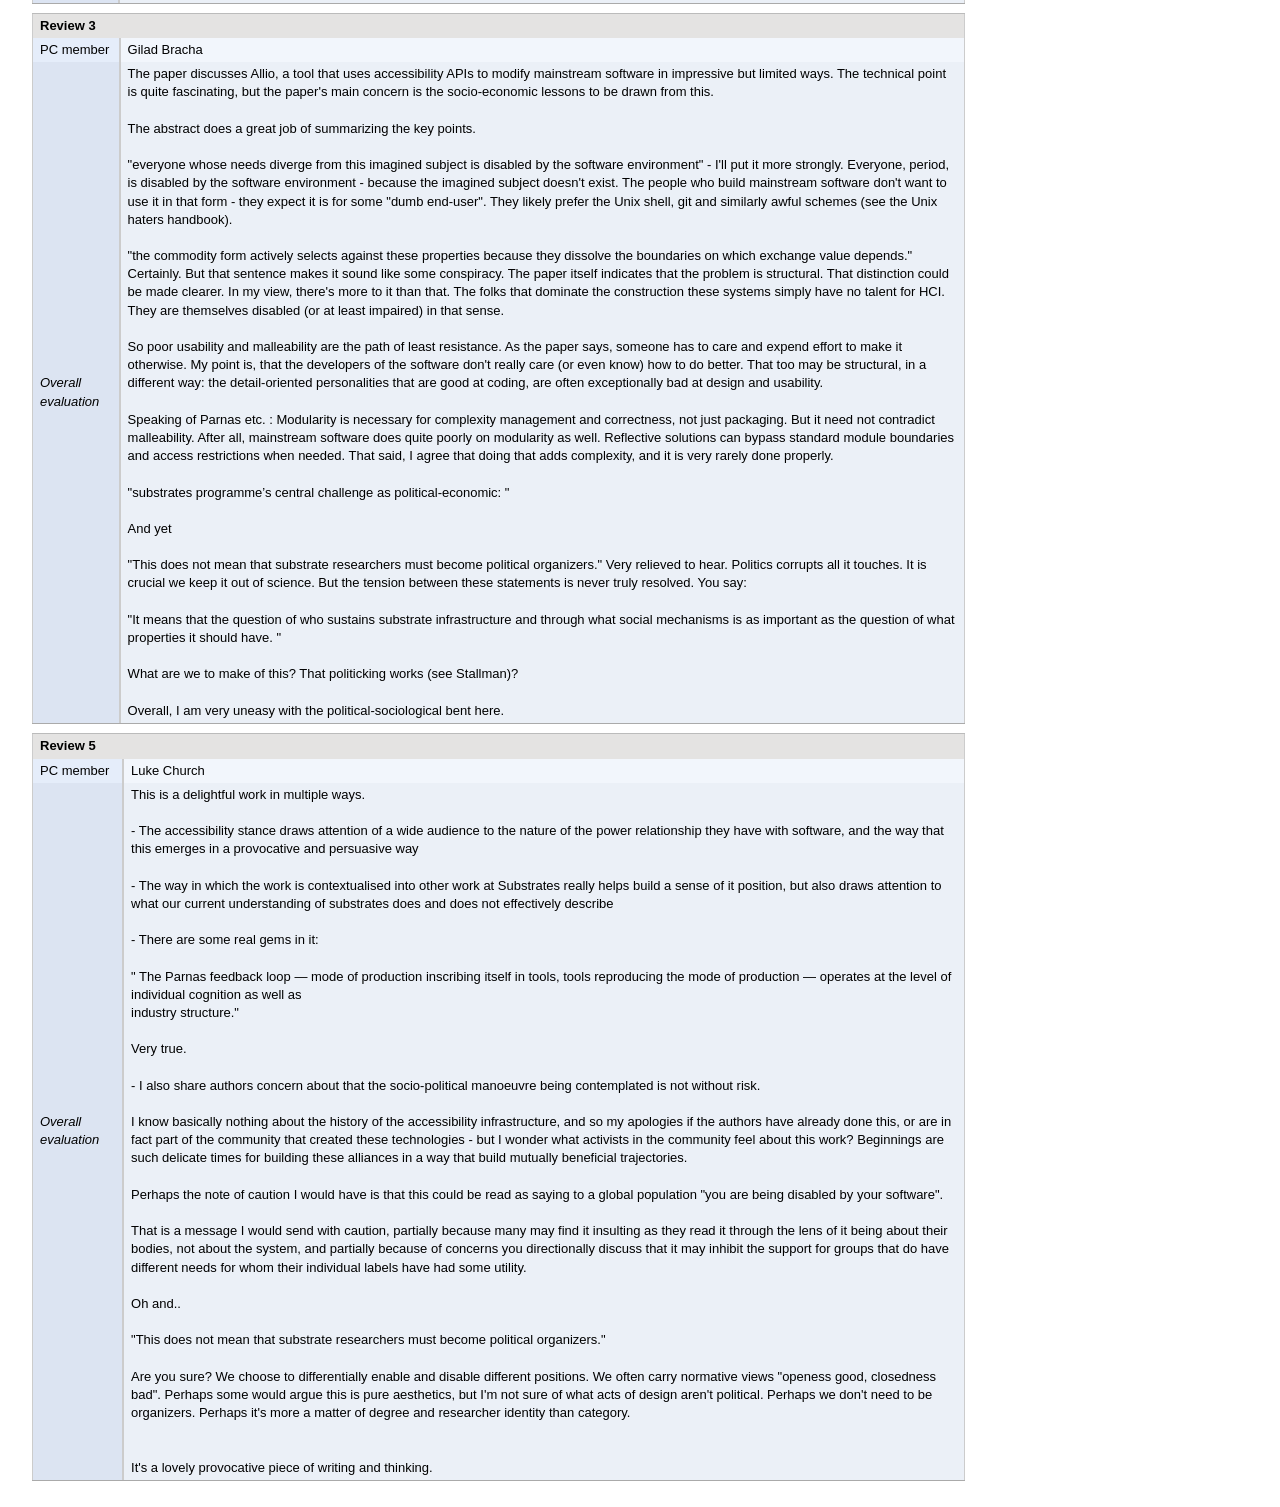
<file: docs/2026/reviews/Paper 15 - reviews.html>
<html>
<!DOCTYPE html>
<html lang="en">
<head>
    <meta charset="UTF-8">
    <meta name="viewport" content="width=device-width, initial-scale=1.0">
    <link href="../../css/reviews.css" rel="stylesheet">
</head>

<title>Substrates 2026 - Proceedings</title>
<body>
<h1>Reviews for Paper 15 - Orion Reed and Chris Shank - Substrates via Accessibility</h1>

<div class="subcontent">
    <h3>Reviews and Comments</h3>
    <div style="clear: right"><a name="Review_12860480">
        <div class="ct_tbl">
            <table cellpadding="0" cellspacing="0" class="ct_table" id="ec:table3033"
                   style="border-bottom:solid #aaa 1px;border-top:solid #bbb 1px;max-width:700pt" data-header="false"
                   data-kind="new" data-uid="9151096496365164008">
                <tbody>
                <tr class="grey top bottom" data-ignore="1">
                    <td class="center" colspan="2"><b>Review 1</b></td>
                </tr>
                <tr class="blue">
                    <td>PC member</td>
                    <td class="value">Camille Gobert</td>
                </tr>
                <tr class="blue">
                    <td><i>Overall evaluation</i></td>
                    <td class="value">
                        The submission discusses the relationships that exist between substrates and accessibility. The
                        authors demonstrate that the requirements for providing accessible software to end-users, such
                        as accessibility trees, also provide a technical solution for extending and composing arbitrary
                        applications. To support this claim, they present Allio, an experimental system that (1) helps
                        developers read, watch, and write accessibility trees and (2) lets them display tools that let
                        users interact with the tree's data, such as a global search-and-replace tool. In addition, the
                        authors repeatedly highlight that they were able to develop Allio only because others previously
                        fought for making software more accessible, resulting in standard practices and legal
                        constraints that explain why accessibility trees are so ubiquitous in today's software, even
                        though they were not designed to maximise the profits one can make out of incompatibility. In
                        line with, e.g.,
                        <a href="https://software-substrates.github.io/proceedings/2025/statements/Paper%2017%20-%20Luke%20Church%20and%20William%20Samosir%20-%20Software%20as%20a%20socio-technical%20coral.pdf">Church and Samosir's submission</a> from last year's Substrates workshop, this
                        submission challenges the goal of research on substrates, which, they argue, should not only
                        consider solving technical issues (such as interoperability and reactivity) but also question
                        how substrates may or may not fit within a particular socio-economical system and what political
                        changes may be needed to make this model of computing sustainable in the long run.<br><br>As a
                        supporter of postmodern approaches to substrates, I definitely agree with most of the authors'
                        arguments, and look forward to seeing Allio in action! I also appreciate that the submission
                        emphasises the tension between what several of us seek in substrates (interoperability,
                        malleability, etc.) and what is or is not sustainable under our current economic system. I
                        therefore support the authors' call to reflect on how we might position ourselves (to the point
                        of taking political stances?) and act in favour of the digital ecosystem we all want to realise.<br><br>I
                        have a few more comments/questions: one is about the framing, another one is about
                        defining/nuancing the concept of substrate, and the rest is about Allio.<br><br>1. I disagree
                        with the statement "disability rights movements produced the only infrastructure in contemporary
                        computing that organizes software by what things are rather than who made them" (§1, ¶4). For
                        example, I would argue that the long-lasting and ubiquitous standards that power web pages were
                        not, as far as I know, produced by this movement. Nevertheless, they do provide a standard
                        vocabulary for accessing and interacting with every web page: for example, HTML and the DOM seem
                        pretty similar to accessibility trees—perhaps even more so, given the variability of
                        accessibility features across operating systems (as the authors mention later in the paper).<br><br>2.
                        I find value in the authors' framing of their technical proposition as a "foundation" (§3, ¶6)
                        for working on/with substrates and of Allio as a "proto-substrate" (§4, ¶1), which they relate
                        to several principles that were presented during <a href="https://software-substrates.github.io/proceedings/2025/">last year's Substrates workshop</a>, such as those
                        of Edwards, Clemens and Basman, as well as with the modern vs. postmodern distinction that Kell
                        and myself pointed out. Since the authors oppose two ways to qualify software infrastructures
                        ("app-centric" and "material-centric", §4, ¶1), and since at least one other submission (Clemens
                        and Basman's) includes a sort of design space of substrates, it made me wonder whether we could
                        shift the difficult goal of coming up with a unified definition of a substrate, which we
                        struggled with a lot last year, to the (perhaps equally hard or harder?) goal of agreeing on key
                        dimensions substrates may or may not have (perhaps in line with those, like
                        <a href="https://software-substrates.github.io/proceedings/2025/statements/Paper%208%20-%20Antranig%20Basman%20-%20To%20disclosable%20computing%20through%20concrete%20abstractions.pdf">Basman</a>, who argue
                        that several properties are optional rather than required). I would love to hear more of the
                        authors' vision of their own continuum, and how we might situate work such as theirs, i.e., "not
                        a fully-realized substrate", in this hypothetical space.<br><br>3. I was not really surprised to
                        read that, amongst all people who heard about Allio or watched it in action, software developers
                        were the most surprised ones. I totally agree with the authors' point about the role of
                        technical education. I wonder whether they have suggestions for changes in, e.g., standard
                        courses in programming or engineering curricula, that would be easy for professors to implement
                        and effective in helping students broaden their view of software beyond desktop/mobile/web
                        applications built on memory silos. One idea that keeps coming up in my head, my discussions
                        with colleagues and some of what I read (such as <a href="https://tomasp.net/commodore64">Tomas Petricek's essay</a> on the value of
                        reconstructing old software) is that we should talk more about
                        systems and technical solutions that were never used at scale or disappeared, which might teach
                        us something about how much more diverse software ecosystems may be. Perhaps this would be
                        easier to do if recreating/evaluating/adapting systems from the past had more "academic value"
                        than it currently has?<br><br>4. Although I really like the "global search-and-replace tool"
                        example of why Allio might be useful, I wish the authors could provide more examples of use
                        cases that they envision. For example, I would really like to know more about the
                        cross-application node-and-wire system depicted in Figure 1!<br><br>5. A different but related
                        question: assuming some of these visions cannot be (fully) implemented because of current
                        limitations, either in Allio itself or in the API it relies on (such as what is
                        exposed/permitted by accessibility trees), what minimal changes would yield maximal potential
                        (in the line of the concept of "floss moves" that Trividic describes in his
                        <a href="https://software-substrates.github.io/proceedings/2025/statements/Paper%2010%20-%20Yann%20Trividic%20-%20Synchronising%20Content%20Across%20Formats%20In-the-wild.pdf">submission to last year's workshop</a>).<br><br>6. Another related question: In practice, how much of a problem was the
                        lack of semantics in accessibility trees? When I was reading the part of the paper that mentions
                        this problem, I could not help but think about early work on AI and/or programming-by-example
                        techniques (such as inferring places, dates, etc., from plain text), as well as more recent
                        work, such as my own work on <a href="https://doi.org/10.1145/3586183.3606817">Lorgnette</a>, in which I propose to let programmers freely bind
                        interactive tools to arbitrary pieces of text by describing the pattern and writing uni- or
                        bi-directional mappings themselves (Gobert and Beaudouin-Lafon, 2023). I would also not be surprised if models such as LLMs and
                        agentic AI systems, which, apparently, already rely on accessibility trees (is there any public,
                        citable evidence of that?), could help solve the problem of giving semantic meaning to
                        accessibility trees.
                    </td>
                </tr>
                </tbody>
            </table>
        </div>
    </a><a name="Review_12871591">
        <div class="ct_tbl">
            <table cellpadding="0" cellspacing="0" class="ct_table" id="ec:table3034"
                   style="border-bottom:solid #aaa 1px;border-top:solid #bbb 1px;max-width:700pt" data-header="false"
                   data-kind="new" data-uid="462898916045648123">
                <tbody>
                <tr class="grey top bottom" data-ignore="1">
                    <td class="center" colspan="2"><b>Review 2</b></td>
                </tr>
                <tr class="blue">
                    <td>PC member</td>
                    <td class="value">Jonathan Edwards</td>
                </tr>
                <tr class="blue">
                    <td><i>Overall evaluation</i></td>
                    <td class="value">
                        <div><b>3</b>: strong accept</div>
                        This paper proposes that substrates can leverage accessibility APIs legally mandated in existing
                        platforms to interconnect and customize isolated applications. This is a great actionable idea
                        that should be shared with the substrates research community.<br><br>There is a graveyard full
                        of cross-application synthesis initiatives (applescript, opendoc, OLE, CORBA, etc). The paper
                        points out the advantage of accessibility APIs is legal/regulatory requirements backed by
                        political advocacy organizations. The paper also acknowledges this strength comes with
                        limitations: “the demand was for machine-readable interfaces for assistive technology, not for
                        general-purpose composition, and the technology was shaped accordingly.”<br><br>My one
                        criticism is that Section 5 veers into (unnecessary) politics worrying about “exploiting” the
                        accessibility movement. It might be more productive to channel these worries into factual
                        questions. Has the accessibility movement actually expressed such concerns? Wouldn’t they
                        welcome allies? Have they objected to the related use of these APIs by AI agents? The assertion
                        that “accessibility _is_ malleability” seems to contradict the statement about limitations
                        quoted above. Perhaps 'ought' is meant rather than 'is'?<br><br>Overall I enjoyed reading this
                        paper, encountering many statements that made me stop and think and quote in my notes. This
                        paper should stimulate a healthy conversation at the workshop.
                    </td>
                </tr>
                </tbody>
            </table>
        </div>
    </a>    <a name="Review_12873771">
        <div class="ct_tbl">
            <table cellpadding="0" cellspacing="0" class="ct_table" id="ec:table3035"
                   style="border-bottom:solid #aaa 1px;border-top:solid #bbb 1px;max-width:700pt" data-header="false"
                   data-kind="new" data-uid="7551032910261323167">
                <tbody>
                <tr class="grey top bottom" data-ignore="1">
                    <td class="center" colspan="2"><b>Review 3</b></td>
                </tr>
                <tr class="blue">
                    <td>PC member</td>
                    <td class="value">Gilad Bracha</td>
                </tr>
                <tr class="blue">
                    <td><i>Overall evaluation</i></td>
                    <td class="value">
                        The paper discusses Allio, a tool that uses accessibility APIs to modify mainstream software in
                        impressive but limited ways. The technical point is quite fascinating, but the paper's main
                        concern is the socio-economic lessons to be drawn from this.<br><br>The abstract does a great
                        job of summarizing the key points. <br><br>"everyone whose needs diverge from this imagined
                        subject is disabled by the software environment" - I'll put it more strongly. Everyone,
                        period, is disabled by the software environment - because the imagined subject doesn't exist.
                        The people who build mainstream software don't want to use it in that form - they expect it is
                        for some "dumb end-user". They likely prefer the Unix shell, git and similarly awful schemes
                        (see the Unix haters handbook).<br><br>"the commodity form actively selects against these
                        properties because they dissolve the boundaries on which exchange value depends." Certainly.
                        But that sentence makes it sound like some conspiracy. The paper itself indicates that the
                        problem is structural. That distinction could be made clearer. In my view, there's more to it
                        than that. The folks that dominate the construction these systems simply have no talent for HCI.
                        They are themselves disabled (or at least impaired) in that sense. <br><br>So poor usability and
                        malleability are the path of least resistance. As the paper says, someone has to care and expend
                        effort to make it otherwise. My point is, that the developers of the software don't really care
                        (or even know) how to do better. That too may be structural, in a different way: the
                        detail-oriented personalities that are good at coding, are often exceptionally bad at design and
                        usability.<br><br>Speaking of Parnas etc. : Modularity is necessary for complexity
                        management and correctness, not just packaging. But it need not contradict malleability. After
                        all, mainstream software does quite poorly on modularity as well. Reflective solutions can
                        bypass standard module boundaries and access restrictions when needed. That said, I agree that
                        doing that adds complexity, and it is very rarely done properly.<br><br>"substrates
                        programme’s central challenge as political-economic: " <br><br>And yet<br><br>"This does not
                        mean that substrate researchers must become political organizers." Very relieved to hear.
                        Politics corrupts all it touches. It is crucial we keep it out of science. But the tension
                        between these statements is never truly resolved. You say:<br><br>"It means that the
                        question of who sustains substrate infrastructure and through what social mechanisms is as
                        important as the question of what properties it should have. " <br><br>What are we to make of
                        this? That politicking works (see Stallman)? <br><br>Overall, I am very uneasy with the
                        political-sociological bent here.
                    </td>
                </tr>
                </tbody>
            </table>
        </div>
    </a><a name="Review_12879893">
        <div class="ct_tbl">
            <table cellpadding="0" cellspacing="0" class="ct_table" id="ec:table3038"
                   style="border-bottom:solid #aaa 1px;border-top:solid #bbb 1px;max-width:700pt" data-header="false"
                   data-kind="new" data-uid="5001446684540686246">
                <tbody>
                <tr class="grey top bottom" data-ignore="1">
                    <td class="center" colspan="2"><b>Review 5</b></td>
                </tr>
                <tr class="blue">
                    <td>PC member</td>
                    <td class="value">Luke Church</td>
                </tr>
                <tr class="blue">
                    <td><i>Overall evaluation</i></td>
                    <td class="value">
                        This is a delightful work in multiple ways.<br><br>- The accessibility stance draws attention of
                        a wide audience to the nature of the power relationship they have with software, and the way
                        that this emerges in a provocative and persuasive way<br><br>- The way in which the work is
                        contextualised into other work at Substrates really helps build a sense of it position, but also
                        draws attention to what our current understanding of substrates does and does not effectively
                        describe<br><br>- There are some real gems in it:<br><br>" The Parnas feedback loop — mode of
                        production inscribing itself in tools, tools reproducing the mode of production — operates at
                        the level of individual cognition as well as<br>industry structure."<br><br>Very true.<br><br>-
                        I also share authors concern about that the socio-political manoeuvre being contemplated is not
                        without risk.<br><br>I know basically nothing about the history of the accessibility
                        infrastructure, and so my apologies if the authors have already done this, or are in fact part
                        of the community that created these technologies - but I wonder what activists in the community
                        feel about this work? Beginnings are such delicate times for building these alliances in a way
                        that build mutually beneficial trajectories.<br><br>Perhaps the note of caution I would have is
                        that this could be read as saying to a global population "you are being disabled by your
                        software".<br><br>That is a message I would send with caution, partially because many may find
                        it insulting as they read it through the lens of it being about their bodies, not about the
                        system, and partially because of concerns you directionally discuss that it may inhibit the
                        support for groups that do have different needs for whom their individual labels have had some
                        utility. <br><br>Oh and..<br><br>"This does not mean that substrate researchers must become
                        political organizers."<br><br>Are you sure? We choose to differentially enable and disable
                        different positions. We often carry normative views "openess good, closedness bad". Perhaps some
                        would argue this is pure aesthetics, but I'm not sure of what acts of design aren't political.
                        Perhaps we don't need to be organizers. Perhaps it's more a matter of degree and researcher
                        identity than category.<br><br><br>It's a lovely provocative piece of writing and thinking.
                    </td>
                </tr>
                </tbody>
            </table>
        </div>
    </a></div>
</div>

</body>
</html>
</file>
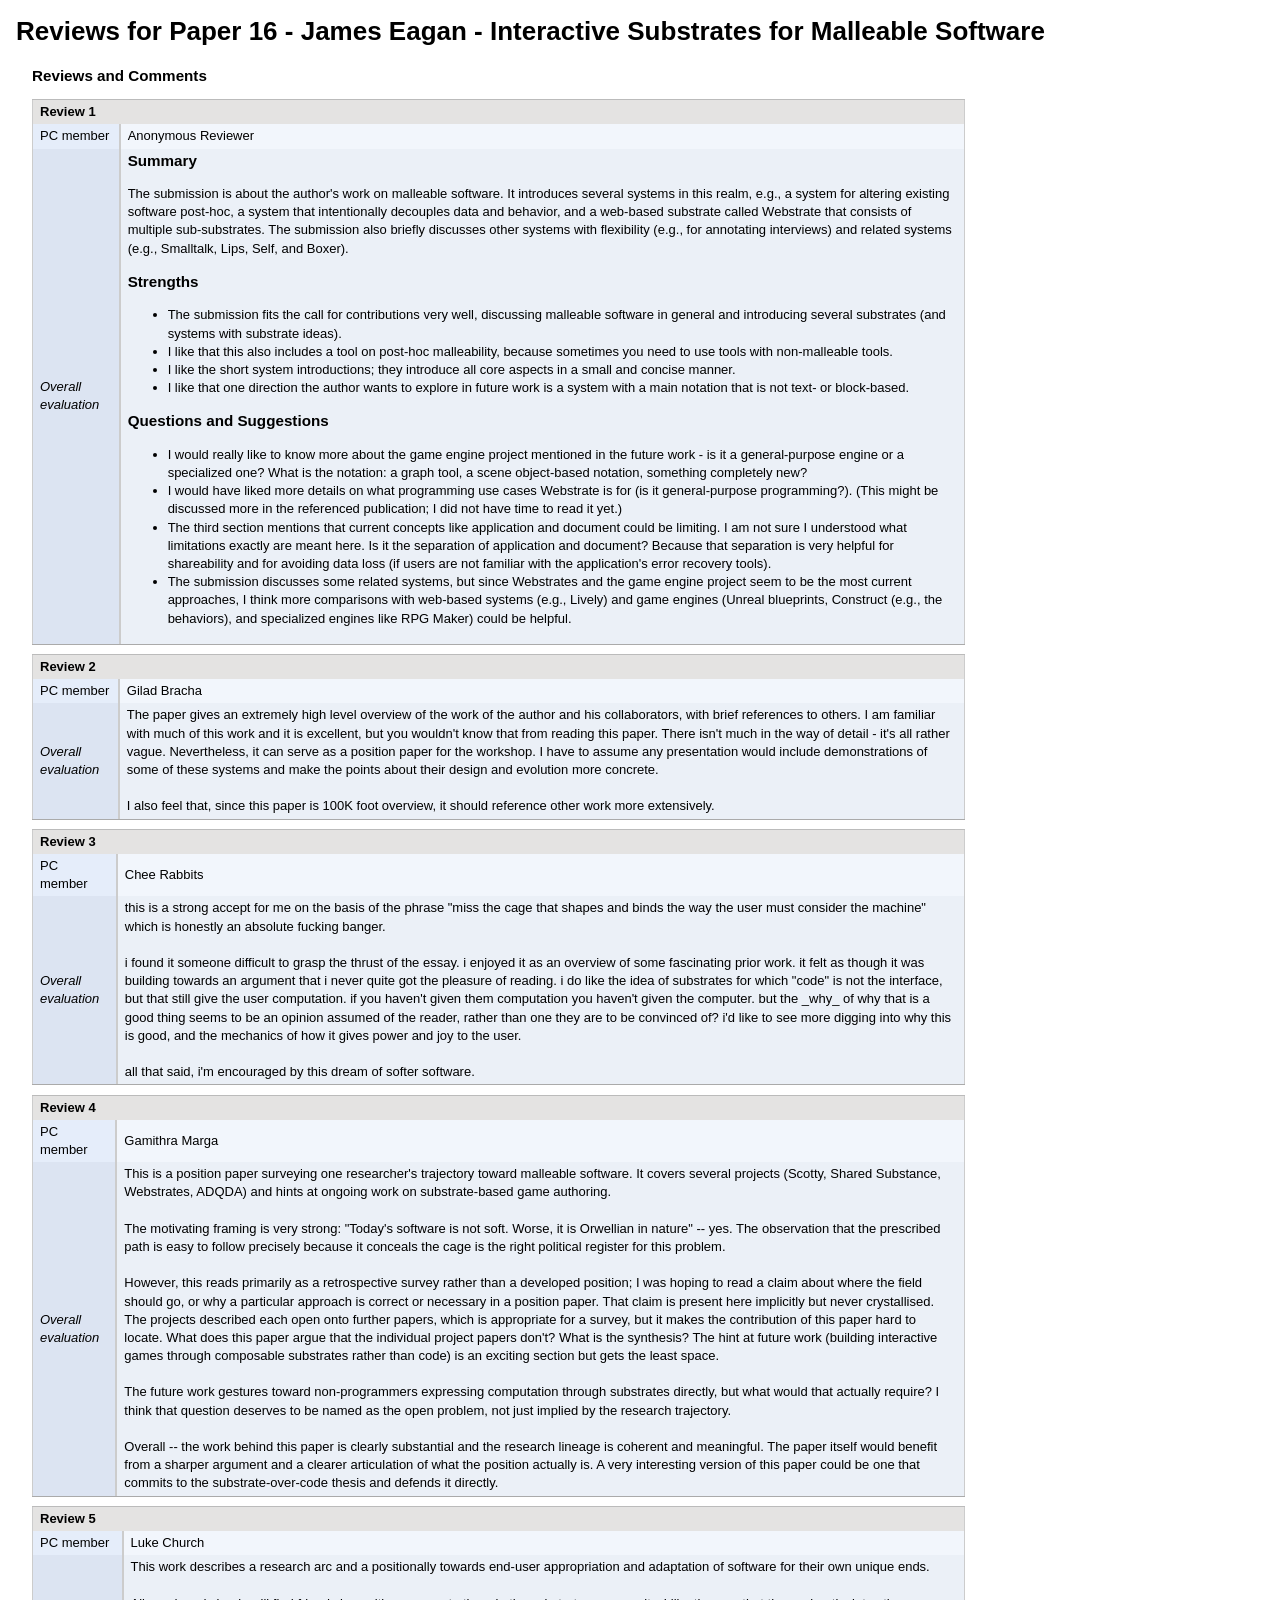
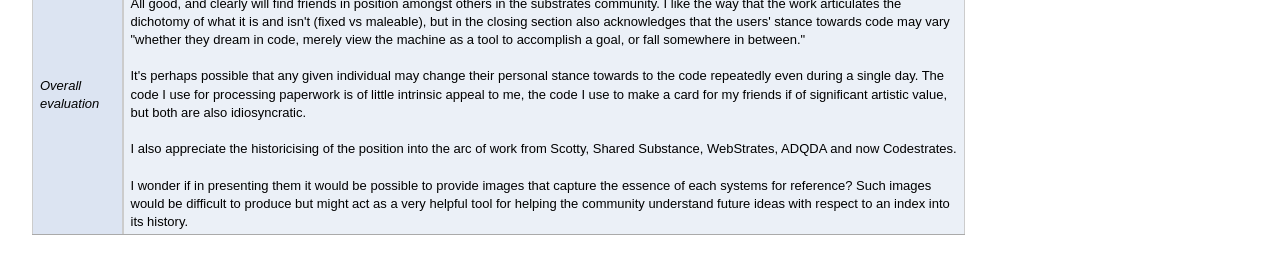
<file: docs/2026/reviews/Paper 16 - reviews.html>
<html>
<!DOCTYPE html>
<html lang="en">
<head>
    <meta charset="UTF-8">
    <meta name="viewport" content="width=device-width, initial-scale=1.0">
    <link href="../../css/reviews.css" rel="stylesheet">
</head>

<title>Substrates 2026 - Proceedings</title>
<body>
<h1>Reviews for Paper 16 - James Eagan - Interactive Substrates for Malleable Software</h1>

<div class="subcontent">
    <h3>Reviews and Comments</h3>
    <div style="clear: right"><a name="Review_12870811">
        <div class="ct_tbl">
            <table cellpadding="0" cellspacing="0" class="ct_table" id="ec:table8318"
                   style="border-bottom:solid #aaa 1px;border-top:solid #bbb 1px;max-width:700pt" data-header="false"
                   data-kind="new" data-uid="3139573127692675864">
                <tbody>
                <tr class="grey top bottom" data-ignore="1">
                    <td class="center" colspan="2"><b>Review 1</b></td>
                </tr>
                <tr class="blue">
                    <td>PC member</td>
                    <td class="value">Anonymous Reviewer</td>
                </tr>
                <tr class="blue">
                    <td><i>Overall evaluation</i></td>
                    <td class="value">
                        <h3>Summary</h3>
                        <p>The submission is about the author's work on malleable software. It introduces several
                            systems in this realm, e.g., a system for altering existing software post-hoc, a system that
                            intentionally decouples data and behavior, and a web-based substrate called Webstrate that
                            consists of multiple sub-substrates. The submission also briefly discusses other systems
                            with flexibility (e.g., for annotating interviews) and related systems (e.g., Smalltalk,
                            Lips, Self, and Boxer).</p>
                        <h3>Strengths</h3>
                        <ul>
                            <li>The submission fits the call for contributions very well, discussing malleable software
                                in general and introducing several substrates (and systems with substrate ideas).
                            </li>
                            <li>I like that this also includes a tool on post-hoc malleability, because sometimes you
                                need to use tools with non-malleable tools.
                            </li>
                            <li>I like the short system introductions; they introduce all core aspects in a small and
                                concise manner.
                            </li>
                            <li>I like that one direction the author wants to explore in future work is a system with a
                                main notation that is not text- or block-based.
                            </li>
                        </ul>
                        <h3>Questions and Suggestions</h3>
                        <ul>
                            <li>I would really like to know more about the game engine project mentioned in the future
                                work - is it a general-purpose engine or a specialized one? What is the notation: a
                                graph tool, a scene object-based notation, something completely new?
                            </li>
                            <li>I would have liked more details on what programming use cases Webstrate is for (is it
                                general-purpose programming?). (This might be discussed more in the referenced
                                publication; I did not have time to read it yet.)
                            </li>
                            <li>The third section mentions that current concepts like application and document could be
                                limiting. I am not sure I understood what limitations exactly are meant here. Is it the
                                separation of application and document? Because that separation is very helpful for
                                shareability and for avoiding data loss (if users are not familiar with the
                                application's error recovery tools).
                            </li>
                            <li>The submission discusses some related systems, but since Webstrates and the game engine
                                project seem to be the most current approaches, I think more comparisons with web-based
                                systems (e.g., Lively) and game engines (Unreal blueprints, Construct (e.g., the
                                behaviors), and specialized engines like RPG Maker) could be helpful.
                            </li>
                        </ul>
                    </td>
                </tr>
                </tbody>
            </table>
        </div>
    </a><a name="Review_12873437">
        <div class="ct_tbl">
            <table cellpadding="0" cellspacing="0" class="ct_table" id="ec:table8319"
                   style="border-bottom:solid #aaa 1px;border-top:solid #bbb 1px;max-width:700pt" data-header="false"
                   data-kind="new" data-uid="14783652359126829280">
                <tbody>
                <tr class="grey top bottom" data-ignore="1">
                    <td class="center" colspan="2"><b>Review 2</b></td>
                </tr>
                <tr class="blue">
                    <td>PC member</td>
                    <td class="value">Gilad Bracha</td>
                </tr>
                <tr class="blue">
                    <td><i>Overall evaluation</i></td>
                    <td class="value">
                        The paper gives an extremely high level overview of the work of the author and his
                        collaborators, with brief references to others. I am familiar with much of this work and it is
                        excellent, but you wouldn't know that from reading this paper. There isn't much in the way of
                        detail - it's all rather vague. Nevertheless, it can serve as a position paper for the workshop.
                        I have to assume any presentation would include demonstrations of some of these systems and make
                        the points about their design and evolution more concrete.<br><br>I also feel that, since this
                        paper is 100K foot overview, it should reference other work more extensively.
                    </td>
                </tr>
                </tbody>
            </table>
        </div>
    </a><a name="Review_12875973">
        <div class="ct_tbl">
            <table cellpadding="0" cellspacing="0" class="ct_table" id="ec:table8320"
                   style="border-bottom:solid #aaa 1px;border-top:solid #bbb 1px;max-width:700pt" data-header="false"
                   data-kind="new" data-uid="1601929726880087742">
                <tbody>
                <tr class="grey top bottom" data-ignore="1">
                    <td class="center" colspan="2"><b>Review 3</b></td>
                </tr>
                <tr class="blue">
                    <td>PC member</td>
                    <td class="value">Chee Rabbits</td>
                </tr>
                <tr class="blue">
                    <td><i>Overall evaluation</i></td>
                    <td class="value">
                        this is a strong accept for me on the basis of the phrase "miss the cage that shapes and binds
                        the way the user must consider the machine" which is honestly an absolute fucking
                        banger.<br><br>i found it someone difficult to grasp the thrust of the essay. i enjoyed it as an
                        overview of some fascinating prior work. it felt as though it was building towards an argument
                        that i never quite got the pleasure of reading. i do like the idea of substrates for which
                        "code" is not the interface, but that still give the user computation. if you haven't given them
                        computation you haven't given the computer. but the _why_ of why that is a good thing seems to
                        be an opinion assumed of the reader, rather than one they are to be convinced of? i'd like to
                        see more digging into why this is good, and the mechanics of how it gives power and joy to the
                        user.<br><br>all that said, i'm encouraged by this dream of softer software.
                    </td>
                </tr>
                </tbody>
            </table>
        </div>
    </a><a name="Review_12877198">
        <div class="ct_tbl">
            <table cellpadding="0" cellspacing="0" class="ct_table" id="ec:table8321"
                   style="border-bottom:solid #aaa 1px;border-top:solid #bbb 1px;max-width:700pt" data-header="false"
                   data-kind="new" data-uid="1160776096349553576">
                <tbody>
                <tr class="grey top bottom" data-ignore="1">
                    <td class="center" colspan="2"><b>Review 4</b></td>
                </tr>
                <tr class="blue">
                    <td>PC member</td>
                    <td class="value">Gamithra Marga</td>
                </tr>
                <tr class="blue">
                    <td><i>Overall evaluation</i></td>
                    <td class="value">
                        This is a position paper surveying one researcher's trajectory toward malleable software. It
                        covers several projects (Scotty, Shared Substance, Webstrates, ADQDA) and hints at ongoing work
                        on substrate-based game authoring.<br><br>The motivating framing is very strong: "Today's
                        software is not soft. Worse, it is Orwellian in nature" -- yes. The observation that the
                        prescribed path is easy to follow precisely because it conceals the cage is the right political
                        register for this problem. <br><br>However, this reads primarily as a retrospective survey
                        rather than a developed position; I was hoping to read a claim about where the field should go,
                        or why a particular approach is correct or necessary in a position paper. That claim is present
                        here implicitly but never crystallised. The projects described each open onto further papers,
                        which is appropriate for a survey, but it makes the contribution of this paper hard to locate.
                        What does this paper argue that the individual project papers don't? What is the synthesis? The
                        hint at future work (building interactive games through composable substrates rather than code)
                        is an exciting section but gets the least space.<br><br>The future work gestures toward
                        non-programmers expressing computation through substrates directly, but what would that actually
                        require? I think that question deserves to be named as the open problem, not just implied by the
                        research trajectory.<br> <br>Overall -- the work behind this paper is clearly substantial and
                        the research lineage is coherent and meaningful. The paper itself would benefit from a sharper
                        argument and a clearer articulation of what the position actually is. A very interesting version
                        of this paper could be one that commits to the substrate-over-code thesis and defends it
                        directly.
                    </td>
                </tr>
                </tbody>
            </table>
        </div>
    </a><a name="Review_12879792">
        <div class="ct_tbl">
            <table cellpadding="0" cellspacing="0" class="ct_table" id="ec:table8322"
                   style="border-bottom:solid #aaa 1px;border-top:solid #bbb 1px;max-width:700pt" data-header="false"
                   data-kind="new" data-uid="5885900619465699154">
                <tbody>
                <tr class="grey top bottom" data-ignore="1">
                    <td class="center" colspan="2"><b>Review 5</b></td>
                </tr>
                <tr class="blue">
                    <td>PC member</td>
                    <td class="value">Luke Church</td>
                </tr>
                <tr class="blue">
                    <td><i>Overall evaluation</i></td>
                    <td class="value">
                        This work describes a research arc and a positionally towards end-user appropriation and
                        adaptation of software for their own unique ends.<br><br>All good, and clearly will find friends
                        in position amongst others in the substrates community. I like the way that the work articulates
                        the dichotomy of what it is and isn't (fixed vs maleable), but in the closing section also
                        acknowledges that the users' stance towards code may vary "whether they dream in code, merely
                        view the machine as a tool to accomplish a goal, or fall somewhere in between."<br><br>It's
                        perhaps possible that any given individual may change their personal stance towards to the code
                        repeatedly even during a single day. The code I use for processing paperwork is of little
                        intrinsic appeal to me, the code I use to make a card for my friends if of significant artistic
                        value, but both are also idiosyncratic. <br><br>I also appreciate the historicising of the
                        position into the arc of work from Scotty, Shared Substance, WebStrates, ADQDA and now
                        Codestrates.<br><br>I wonder if in presenting them it would be possible to provide images that
                        capture the essence of each systems for reference? Such images would be difficult to produce but
                        might act as a very helpful tool for helping the community understand future ideas with respect
                        to an index into its history.
                    </td>
                </tr>
                </tbody>
            </table>
        </div>
    </a></div>
</div>

</body>
</html>
</file>
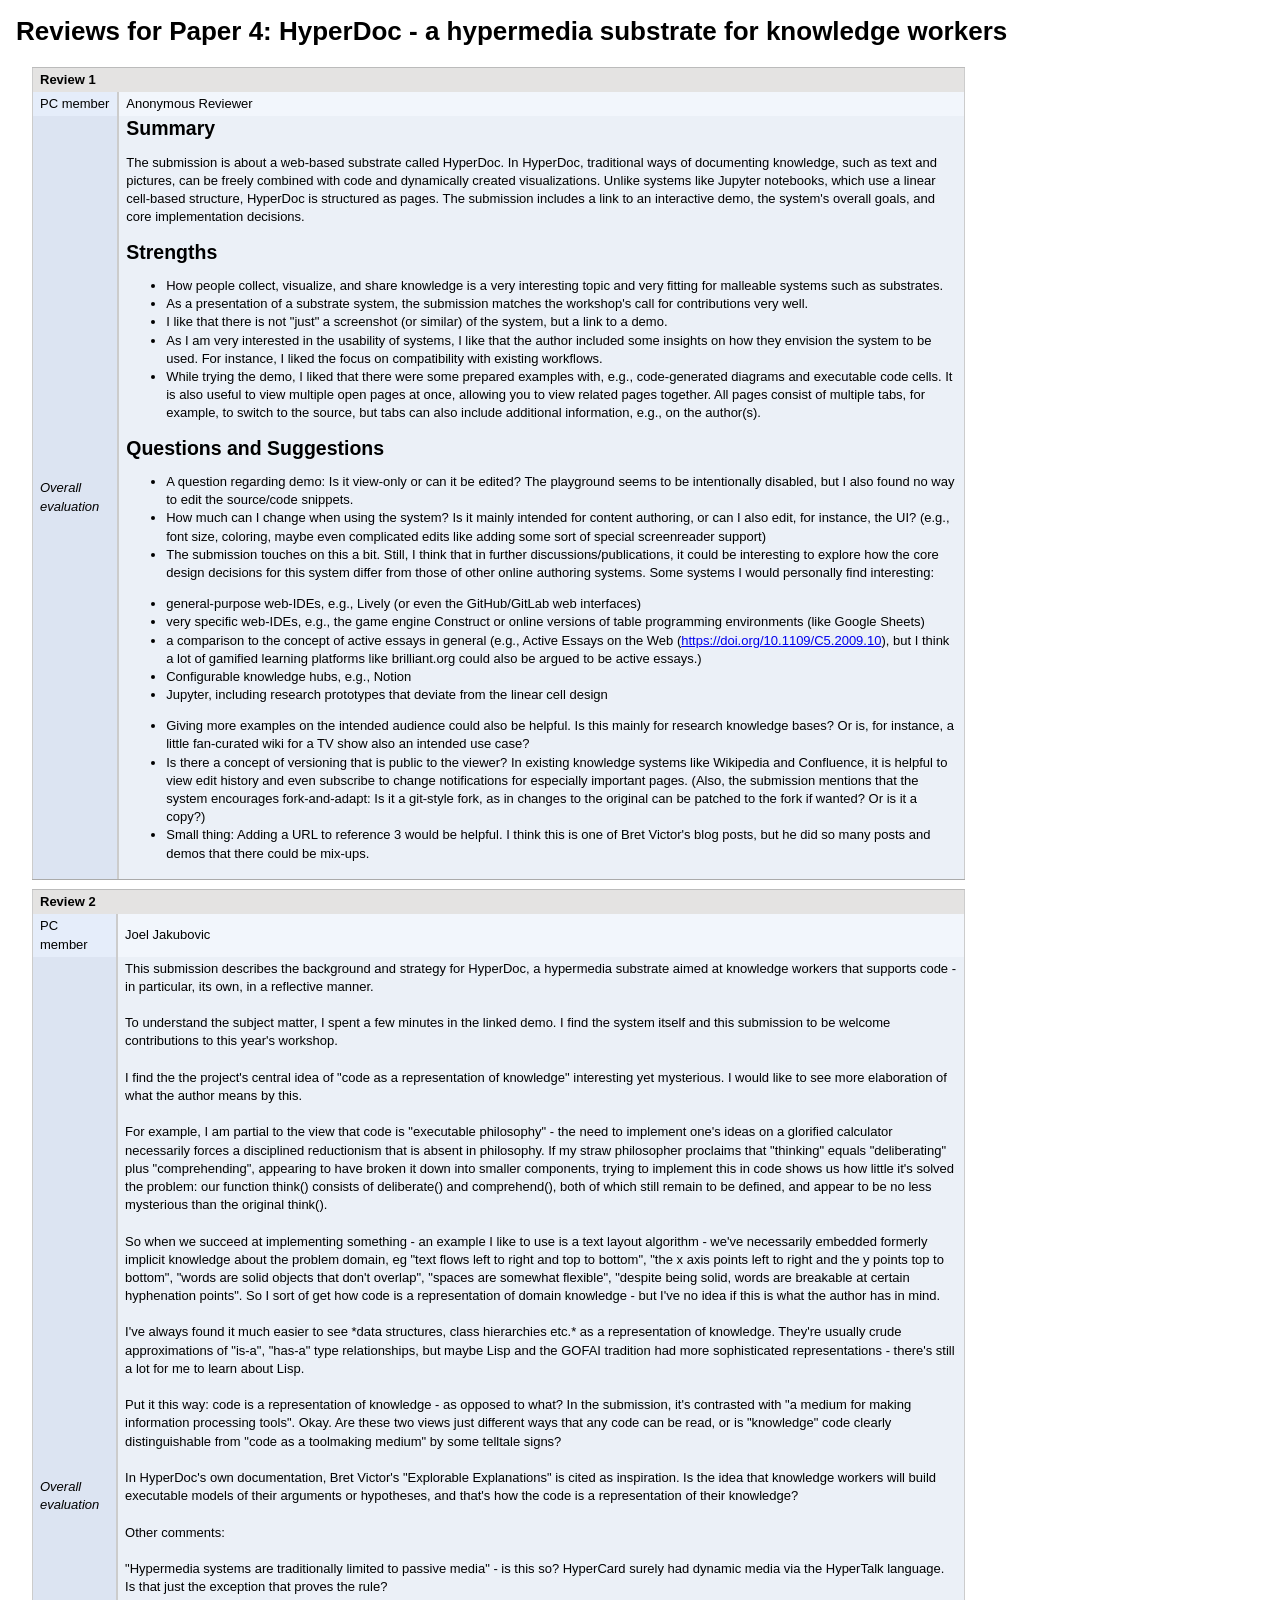
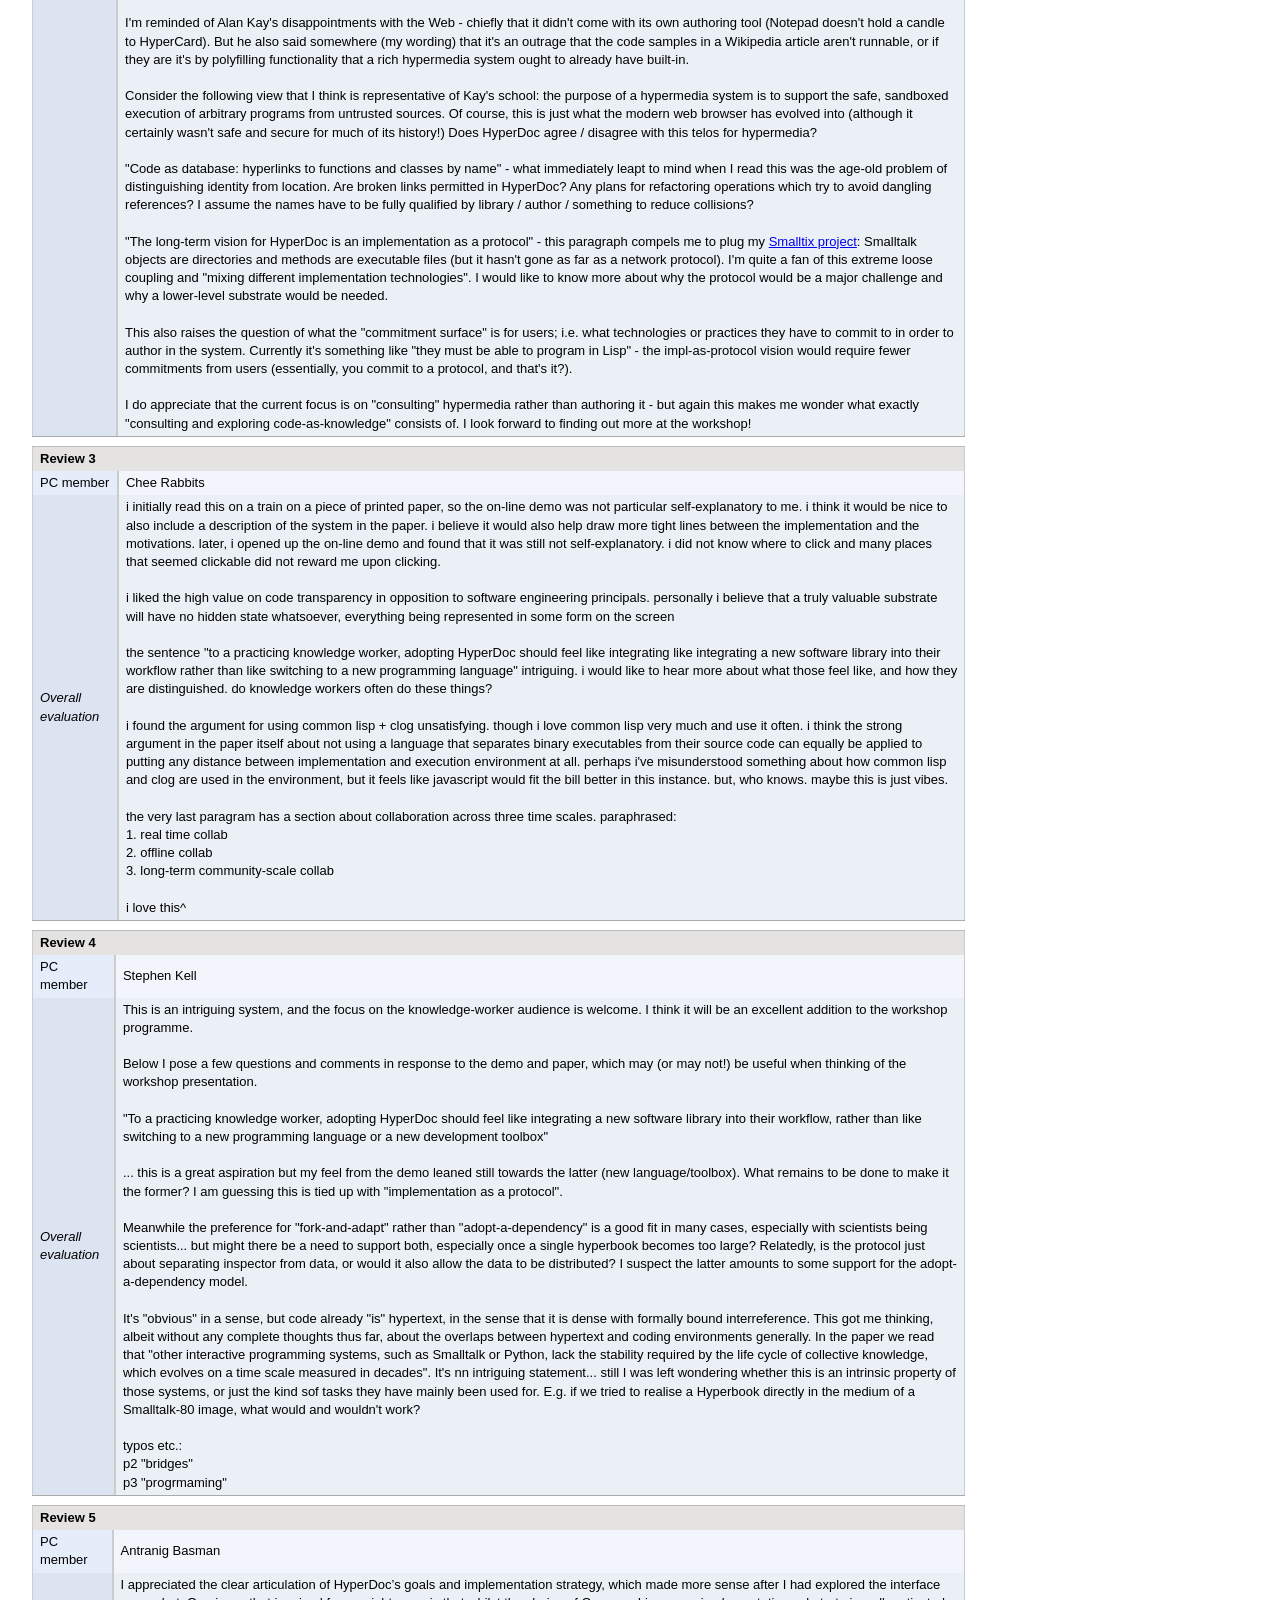
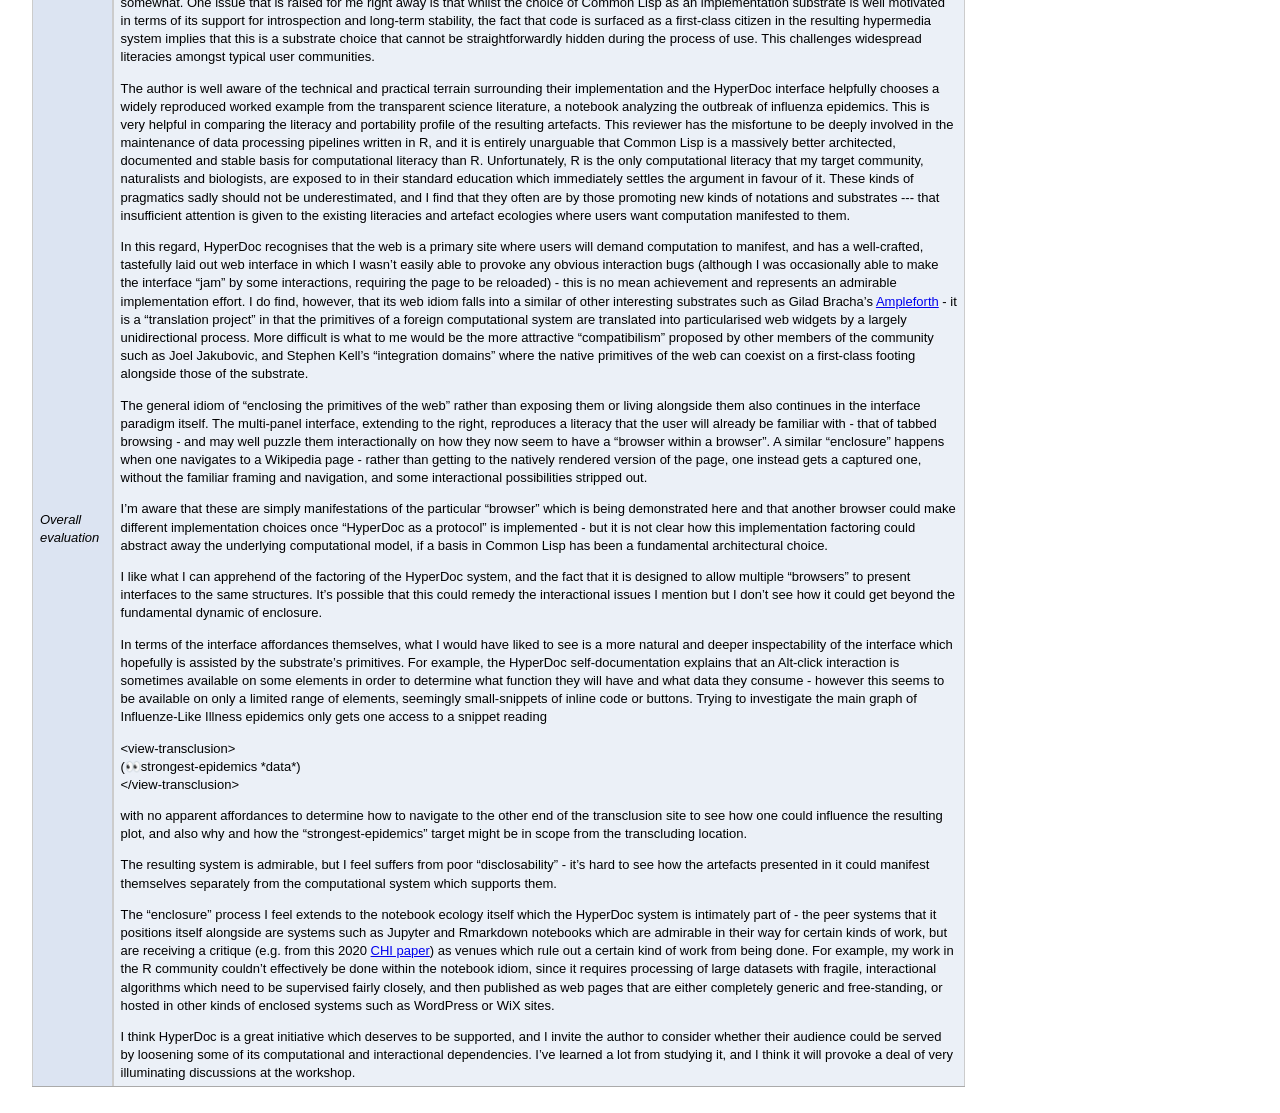
<file: docs/2026/reviews/Paper 4 - reviews.html>
<html>
<!DOCTYPE html>
<html lang="en">
<head>
    <meta charset="UTF-8">
    <meta name="viewport" content="width=device-width, initial-scale=1.0">
    <link href="../../css/reviews.css" rel="stylesheet">
</head>

<title>Substrates 2026 - Proceedings</title>
<body>
<h1>Reviews for Paper 4: HyperDoc - a hypermedia substrate for knowledge workers</h1>


<div class="subcontent" style="clear: right"><a name="Review_12870668">
    <div class="ct_tbl">
        <table cellpadding="0" cellspacing="0" class="ct_table" id="ec:table421745"
               style="border-bottom:solid #aaa 1px;border-top:solid #bbb 1px;max-width:700pt" data-header="false"
               data-kind="new" data-uid="4574126881061307319">
            <tbody>
            <tr class="grey top bottom" data-ignore="1">
                <td class="center" colspan="2"><b>Review 1</b></td>
            </tr>
            <tr class="blue">
                <td>PC member</td>
                <td class="value">Anonymous Reviewer</td>
            </tr>
            <tr class="blue">
                <td><i>Overall evaluation</i></td>
                <td class="value">
                    <h2>Summary</h2>
                    <p>The submission is about a web-based substrate called HyperDoc. In HyperDoc, traditional ways
                        of documenting knowledge, such as text and pictures, can be freely combined with code and
                        dynamically created visualizations. Unlike systems like Jupyter notebooks, which use a
                        linear cell-based structure, HyperDoc is structured as pages. The submission includes a link
                        to an interactive demo, the system's overall goals, and core implementation decisions.</p>
                    <h2>Strengths</h2>
                    <ul>
                        <li>How people collect, visualize, and share knowledge is a very interesting topic and very
                            fitting for malleable systems such as substrates.
                        </li>
                        <li>As a presentation of a substrate system, the submission matches the workshop's call for
                            contributions very well.
                        </li>
                        <li>I like that there is not "just" a screenshot (or similar) of the system, but a link to a
                            demo.
                        </li>
                        <li>As I am very interested in the usability of systems, I like that the author included
                            some insights on how they envision the system to be used. For instance, I liked the
                            focus on compatibility with existing workflows.
                        </li>
                        <li>While trying the demo, I liked that there were some prepared examples with, e.g.,
                            code-generated diagrams and executable code cells. It is also useful to view multiple
                            open pages at once, allowing you to view related pages together. All pages consist of
                            multiple tabs, for example, to switch to the source, but tabs can also include
                            additional information, e.g., on the author(s).
                        </li>
                    </ul>
                    <h2>Questions and Suggestions</h2>
                    <ul>
                        <li>A question regarding demo: Is it view-only or can it be edited? The playground seems to
                            be intentionally disabled, but I also found no way to edit the source/code snippets.
                        </li>
                        <li>How much can I change when using the system? Is it mainly intended for content
                            authoring, or can I also edit, for instance, the UI? (e.g., font size, coloring, maybe
                            even complicated edits like adding some sort of special screenreader support)
                        </li>
                        <li>The submission touches on this a bit. Still, I think that in further
                            discussions/publications, it could be interesting to explore how the core design
                            decisions for this system differ from those of other online authoring systems. Some
                            systems I would personally find interesting:
                        </li>
                    </ul>
                    <ul>
                        <li>general-purpose web-IDEs, e.g., Lively (or even the GitHub/GitLab web interfaces)</li>
                        <li>very specific web-IDEs, e.g., the game engine Construct or online versions of table
                            programming environments (like Google Sheets)
                        </li>
                        <li>a comparison to the concept of active essays in general (e.g., Active Essays on the Web
                            (<a href="https://doi.org/10.1109/C5.2009.10">https://doi.org/10.1109/C5.2009.10</a>),
                            but I think a lot of gamified learning platforms like brilliant.org could also be argued
                            to be active essays.)
                        </li>
                        <li>Configurable knowledge hubs, e.g., Notion</li>
                        <li>Jupyter, including research prototypes that deviate from the linear cell design</li>
                    </ul>
                    <ul>
                        <li>Giving more examples on the intended audience could also be helpful. Is this mainly for
                            research knowledge bases? Or is, for instance, a little fan-curated wiki for a TV show
                            also an intended use case?
                        </li>
                        <li>Is there a concept of versioning that is public to the viewer? In existing knowledge
                            systems like Wikipedia and Confluence, it is helpful to view edit history and even
                            subscribe to change notifications for especially important pages. (Also, the submission
                            mentions that the system encourages fork-and-adapt: Is it a git-style fork, as in
                            changes to the original can be patched to the fork if wanted? Or is it a copy?)
                        </li>
                        <li>Small thing: Adding a URL to reference 3 would be helpful. I think this is one of Bret
                            Victor's blog posts, but he did so many posts and demos that there could be mix-ups.
                        </li>
                    </ul>
                </td>
            </tr>
            </tbody>
        </table>
    </div>
</a><a name="Review_12874227">
    <div class="ct_tbl">
        <table cellpadding="0" cellspacing="0" class="ct_table" id="ec:table421746"
               style="border-bottom:solid #aaa 1px;border-top:solid #bbb 1px;max-width:700pt" data-header="false"
               data-kind="new" data-uid="10431533065968456354">
            <tbody>
            <tr class="grey top bottom" data-ignore="1">
                <td class="center" colspan="2"><b>Review 2</b></td>
            </tr>
            <tr class="blue">
                <td>PC member</td>
                <td class="value">Joel Jakubovic</td>
            </tr>
            <tr class="blue">
                <td><i>Overall evaluation</i></td>
                <td class="value">
                    This submission describes the background and strategy for HyperDoc, a hypermedia substrate aimed at
                    knowledge workers that supports code - in particular, its own, in a reflective manner.<br><br>To
                    understand the subject matter, I spent a few minutes in the linked demo. I find the system itself
                    and this submission to be welcome contributions to this year's workshop.<br><br>I find the the
                    project's central idea of "code as a representation of knowledge" interesting yet mysterious. I
                    would like to see more elaboration of what the author means by this.<br><br>For example, I am
                    partial to the view that code is "executable philosophy" - the need to implement one's ideas on a
                    glorified calculator necessarily forces a disciplined reductionism that is absent in philosophy. If
                    my straw philosopher proclaims that "thinking" equals "deliberating" plus "comprehending", appearing
                    to have broken it down into smaller components, trying to implement this in code shows us how little
                    it's solved the problem: our function think() consists of deliberate() and comprehend(), both of
                    which still remain to be defined, and appear to be no less mysterious than the original think().<br><br>So
                    when we succeed at implementing something - an example I like to use is a text layout algorithm -
                    we've necessarily embedded formerly implicit knowledge about the problem domain, eg "text flows left
                    to right and top to bottom", "the x axis points left to right and the y points top to bottom",
                    "words are solid objects that don't overlap", "spaces are somewhat flexible", "despite being solid,
                    words are breakable at certain hyphenation points". So I sort of get how code is a representation of
                    domain knowledge - but I've no idea if this is what the author has in mind.<br><br>I've always found
                    it much easier to see *data structures, class hierarchies etc.* as a representation of knowledge.
                    They're usually crude approximations of "is-a", "has-a" type relationships, but maybe Lisp and the
                    GOFAI tradition had more sophisticated representations - there's still a lot for me to learn about
                    Lisp.<br><br>Put it this way: code is a representation of knowledge - as opposed to what? In the
                    submission, it's contrasted with "a medium for making information processing tools". Okay. Are these
                    two views just different ways that any code can be read, or is "knowledge" code clearly
                    distinguishable from "code as a toolmaking medium" by some telltale signs?<br><br>In HyperDoc's own
                    documentation, Bret Victor's "Explorable Explanations" is cited as inspiration. Is the idea that
                    knowledge workers will build executable models of their arguments or hypotheses, and that's how the
                    code is a representation of their knowledge?<br><br>Other comments:<br><br>"Hypermedia systems are
                    traditionally limited to passive media" - is this so? HyperCard surely had dynamic media via the
                    HyperTalk language. Is that just the exception that proves the rule?<br><br>I'm reminded of Alan
                    Kay's disappointments with the Web - chiefly that it didn't come with its own authoring tool
                    (Notepad doesn't hold a candle to HyperCard). But he also said somewhere (my wording) that it's an
                    outrage that the code samples in a Wikipedia article aren't runnable, or if they are it's by
                    polyfilling functionality that a rich hypermedia system ought to already have built-in.<br><br>Consider
                    the following view that I think is representative of Kay's school: the purpose of a hypermedia
                    system is to support the safe, sandboxed execution of arbitrary programs from untrusted sources. Of
                    course, this is just what the modern web browser has evolved into (although it certainly wasn't safe
                    and secure for much of its history!) Does HyperDoc agree / disagree with this telos for
                    hypermedia?<br><br>"Code as database: hyperlinks to functions and classes by name" - what
                    immediately leapt to mind when I read this was the age-old problem of distinguishing identity from
                    location. Are broken links permitted in HyperDoc? Any plans for refactoring operations which try to
                    avoid dangling references? I assume the names have to be fully qualified by library / author /
                    something to reduce collisions?<br><br>"The long-term vision for HyperDoc is an implementation as a
                    protocol" - this paragraph compels me to plug my <a href="https://github.com/jdjakub/smalltix/">Smalltix project</a>: Smalltalk objects are
                    directories and methods are executable files (but it hasn't gone as far as a network protocol). I'm
                    quite a fan of this extreme loose coupling and "mixing different implementation technologies". I
                    would like to know more about why the protocol would be a major challenge and why a lower-level
                    substrate would be needed.<br><br>This also raises
                    the question of what the "commitment surface" is for users; i.e. what technologies or practices they
                    have to commit to in order to author in the system. Currently it's something like "they must be able
                    to program in Lisp" - the impl-as-protocol vision would require fewer commitments from users
                    (essentially, you commit to a protocol, and that's it?).<br><br>I do appreciate that the current
                    focus is on "consulting" hypermedia rather than authoring it - but again this makes me wonder what
                    exactly "consulting and exploring code-as-knowledge" consists of. I look forward to finding out more
                    at the workshop!
                </td>
            </tr>
            </tbody>
        </table>
    </div>
</a><a name="Review_12875958">
    <div class="ct_tbl">
        <table cellpadding="0" cellspacing="0" class="ct_table" id="ec:table421747"
               style="border-bottom:solid #aaa 1px;border-top:solid #bbb 1px;max-width:700pt" data-header="false"
               data-kind="new" data-uid="17558764468384071125">
            <tbody>
            <tr class="grey top bottom" data-ignore="1">
                <td class="center" colspan="2"><b>Review 3</b></td>
            </tr>
            <tr class="blue">
                <td>PC member</td>
                <td class="value">Chee Rabbits</td>
            </tr>

            <tr class="blue">
                <td><i>Overall evaluation</i></td>
                <td class="value">
                    i initially read this on a train on a piece of printed paper, so the on-line demo was not particular
                    self-explanatory to me. i think it would be nice to also include a description of the system in the
                    paper. i believe it would also help draw more tight lines between the implementation and the
                    motivations. later, i opened up the on-line demo and found that it was still not self-explanatory. i
                    did not know where to click and many places that seemed clickable did not reward me upon
                    clicking.<br><br>i liked the high value on code transparency in opposition to software engineering
                    principals. personally i believe that a truly valuable substrate will have no hidden state
                    whatsoever, everything being represented in some form on the screen<br><br>the sentence "to a
                    practicing knowledge worker, adopting HyperDoc should feel like integrating like integrating a new
                    software library into their workflow rather than like switching to a new programming language"
                    intriguing. i would like to hear more about what those feel like, and how they are distinguished. do
                    knowledge workers often do these things?<br><br>i found the argument for using common lisp + clog
                    unsatisfying. though i love common lisp very much and use it often. i think the strong argument in
                    the paper itself about not using a language that separates binary executables from their source code
                    can equally be applied to putting any distance between implementation and execution environment at
                    all. perhaps i've misunderstood something about how common lisp and clog are used in the
                    environment, but it feels like javascript would fit the bill better in this instance. but, who
                    knows. maybe this is just vibes. <br><br>the very last paragram has a section about collaboration
                    across three time scales. paraphrased:<br>1. real time collab<br>2. offline collab<br>3. long-term
                    community-scale collab<br><br>i love this^
                </td>
            </tr>
            </tbody>
        </table>
    </div>
</a><a name="Review_12885244">
    <div class="ct_tbl">
        <table cellpadding="0" cellspacing="0" class="ct_table" id="ec:table421748"
               style="border-bottom:solid #aaa 1px;border-top:solid #bbb 1px;max-width:700pt" data-header="false"
               data-kind="new" data-uid="5378515835463615512">
            <tbody>
            <tr class="grey top bottom" data-ignore="1">
                <td class="center" colspan="2"><b>Review 4</b></td>
            </tr>
            <tr class="blue">
                <td>PC member</td>
                <td class="value">Stephen Kell</td>
            </tr>
            <tr class="blue">
                <td><i>Overall evaluation</i></td>
                <td class="value">
                    This is an intriguing system, and the focus on the knowledge-worker audience is welcome. I think it
                    will be an excellent addition to the workshop programme.<br><br>Below I pose a few questions and
                    comments in response to the demo and paper, which may (or may not!) be useful when thinking of the
                    workshop presentation. <br><br>"To a practicing knowledge worker, adopting HyperDoc should feel like
                    integrating a new software library into their workflow, rather than like switching to a new
                    programming language or a new development toolbox"<br><br>... this is a great aspiration but my feel
                    from the demo leaned still towards the latter (new language/toolbox). What remains to be done to
                    make it the former? I am guessing this is tied up with "implementation as a protocol".<br><br>Meanwhile
                    the preference for "fork-and-adapt" rather than "adopt-a-dependency" is a good fit in many cases,
                    especially with scientists being scientists... but might there be a need to support both, especially
                    once a single hyperbook becomes too large? Relatedly, is the protocol just about separating
                    inspector from data, or would it also allow the data to be distributed? I suspect the latter amounts
                    to some support for the adopt-a-dependency model.<br><br>It's "obvious" in a sense, but code already
                    "is" hypertext, in the sense that it is dense with formally bound interreference. This got me
                    thinking, albeit without any complete thoughts thus far, about the overlaps between hypertext and
                    coding environments generally. In the paper we read that "other interactive programming systems,
                    such as Smalltalk or Python, lack the stability required by the life cycle of collective knowledge,
                    which evolves on a time scale measured in decades". It's nn intriguing statement... still I was left
                    wondering whether this is an intrinsic property of those systems, or just the kind sof tasks they
                    have mainly been used for. E.g. if we tried to realise a Hyperbook directly in the medium of a
                    Smalltalk-80 image, what would and wouldn't work?<br><br>typos etc.:<br>p2 "bridges"<br>p3
                    "progrmaming"
                </td>
            </tr>
            </tbody>
        </table>
    </div>
</a><a name="Review_12886382">
    <div class="ct_tbl">
        <table cellpadding="0" cellspacing="0" class="ct_table" id="ec:table421749"
               style="border-bottom:solid #aaa 1px;border-top:solid #bbb 1px;max-width:700pt" data-header="false"
               data-kind="new" data-uid="16029879199767680269">
            <tbody>
            <tr class="grey top bottom" data-ignore="1">
                <td class="center" colspan="2"><b>Review 5</b></td>
            </tr>
            <tr class="blue">
                <td>PC member</td>
                <td class="value">Antranig Basman</td>
            </tr>
            <tr class="blue">
                <td><i>Overall evaluation</i></td>
                <td class="value">
                    <div id="markdown-preview" class="markdown-body" dir="ltr"><p>I appreciated the clear articulation
                        of HyperDoc’s goals and implementation strategy, which made more sense after I had explored the
                        interface somewhat. One issue that is raised for me right away is that whilst the choice of
                        Common Lisp as an implementation substrate is well motivated in terms of its support for
                        introspection and long-term stability, the fact that code is surfaced as a first-class citizen
                        in the resulting hypermedia system implies that this is a substrate choice that cannot be
                        straightforwardly hidden during the process of use. This challenges widespread literacies
                        amongst typical user communities.</p>
                        <p>The author is well aware of the technical and practical terrain surrounding their
                            implementation and the HyperDoc interface helpfully chooses a widely reproduced worked
                            example from the transparent science literature, a notebook analyzing the outbreak of
                            influenza epidemics. This is very helpful in comparing the literacy and portability profile
                            of the resulting artefacts. This reviewer has the misfortune to be deeply involved in the
                            maintenance of data processing pipelines written in R, and it is entirely unarguable that
                            Common Lisp is a massively better architected, documented and stable basis for computational
                            literacy than R. Unfortunately, R is the only computational literacy that my target
                            community, naturalists and biologists, are exposed to in their standard education which
                            immediately settles the argument in favour of it. These kinds of pragmatics sadly should not
                            be underestimated, and I find that they often are by those promoting new kinds of notations
                            and substrates --- that insufficient attention is given to the existing literacies and
                            artefact ecologies where users want computation manifested to them.</p>
                        <p>In this regard, HyperDoc recognises that the web is a primary site where users will demand
                            computation to manifest, and has a well-crafted, tastefully laid out web interface in which
                            I wasn’t easily able to provoke any obvious interaction bugs (although I was occasionally
                            able to make the interface “jam” by some interactions, requiring the page to be reloaded) -
                            this is no mean achievement and represents an admirable implementation effort. I do find,
                            however, that its web idiom falls into a similar of other interesting substrates such as
                            Gilad Bracha’s <a
                                    href="https://blog.bracha.org/Ampleforth-Live22/out/primordialsoup.html?snapshot=Live22Submission.vfuel">Ampleforth</a>
                            - it is a “translation project” in that the primitives of a foreign computational system are
                            translated into particularised web widgets by a largely unidirectional process. More
                            difficult is what to me would be the more attractive “compatibilism” proposed by other
                            members of the community such as Joel Jakubovic, and Stephen Kell’s “integration domains”
                            where the native primitives of the web can coexist on a first-class footing alongside those
                            of the substrate.</p>
                        <p>The general idiom of “enclosing the primitives of the web” rather than exposing them or
                            living alongside them also continues in the interface paradigm itself. The multi-panel
                            interface, extending to the right, reproduces a literacy that the user will already be
                            familiar with - that of tabbed browsing - and may well puzzle them interactionally on how
                            they now seem to have a “browser within a browser”. A similar “enclosure” happens when one
                            navigates to a Wikipedia page - rather than getting to the natively rendered version of the
                            page, one instead gets a captured one, without the familiar framing and navigation, and some
                            interactional possibilities stripped out.</p>
                        <p>I’m aware that these are simply manifestations of the particular “browser” which is being
                            demonstrated here and that another browser could make different implementation choices once
                            “HyperDoc as a protocol” is implemented - but it is not clear how this implementation
                            factoring could abstract away the underlying computational model, if a basis in Common Lisp
                            has been a fundamental architectural choice.</p>
                        <p>I like what I can apprehend of the factoring of the HyperDoc system, and the fact that it is
                            designed to allow multiple “browsers” to present interfaces to the same structures. It’s
                            possible that this could remedy the interactional issues I mention but I don’t see how it
                            could get beyond the fundamental dynamic of enclosure.</p>
                        <p>In terms of the interface affordances themselves, what I would have liked to see is a more
                            natural and deeper inspectability of the interface which hopefully is assisted by the
                            substrate’s primitives. For example, the HyperDoc self-documentation explains that an
                            Alt-click interaction is sometimes available on some elements in order to determine what
                            function they will have and what data they consume - however this seems to be available on
                            only a limited range of elements, seemingly small-snippets of inline code or buttons. Trying
                            to investigate the main graph of Influenze-Like Illness epidemics only gets one access to a
                            snippet reading</p>
                        <p>&lt;view-transclusion&gt;<br>(👀strongest-epidemics *data*)<br>&lt;/view-transclusion&gt;</p>
                        <p>with no apparent affordances to determine how to navigate to the other end of the
                            transclusion site to see how one could influence the resulting plot, and also why and how
                            the “strongest-epidemics” target might be in scope from the transcluding location.</p>
                        <p>The resulting system is admirable, but I feel suffers from poor “disclosability” - it’s hard
                            to see how the artefacts presented in it could manifest themselves separately from the
                            computational system which supports them.</p>
                        <p>The “enclosure” process I feel extends to the notebook ecology itself which the HyperDoc
                            system is intimately part of - the peer systems that it positions itself alongside are
                            systems such as Jupyter and Rmarkdown notebooks which are admirable in their way for certain
                            kinds of work, but are receiving a critique (e.g. from this 2020 <a
                                    href="https://austinhenley.com/pubs/Chattopadhyay2020CHI_NotebookPainpoints.pdf">CHI
                                paper</a>) as venues which rule out a certain kind of work from being done. For example,
                            my work in the R community couldn’t effectively be done within the notebook idiom, since it
                            requires processing of large datasets with fragile, interactional algorithms which need to
                            be supervised fairly closely, and then published as web pages that are either completely
                            generic and free-standing, or hosted in other kinds of enclosed systems such as WordPress or
                            WiX sites.</p>
                        <p>I think HyperDoc is a great initiative which deserves to be supported, and I invite the
                            author to consider whether their audience could be served by loosening some of its
                            computational and interactional dependencies. I’ve learned a lot from studying it, and I
                            think it will provoke a deal of very illuminating discussions at the workshop.</p>
                    </div>
                </td>
            </tr>
            </tbody>
        </table>
    </div>
</a></div>

</body>
</html>
</file>
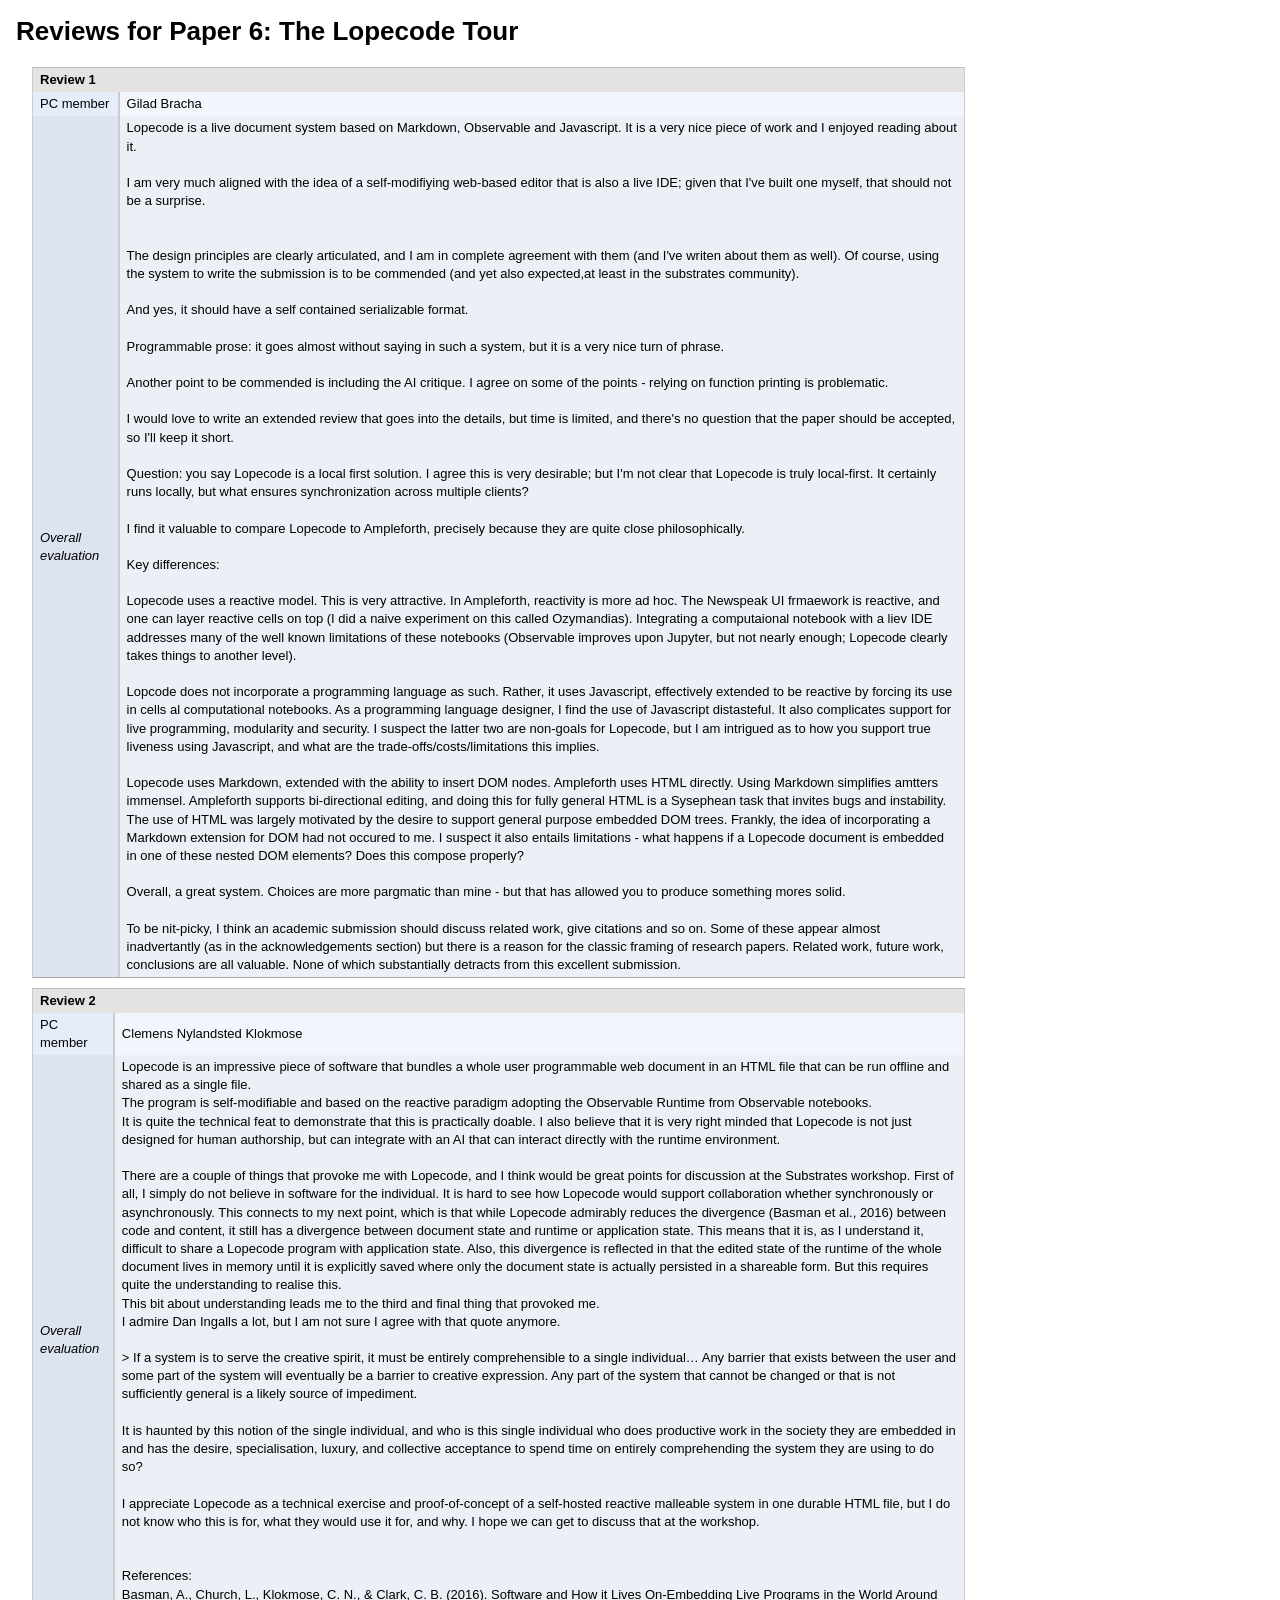
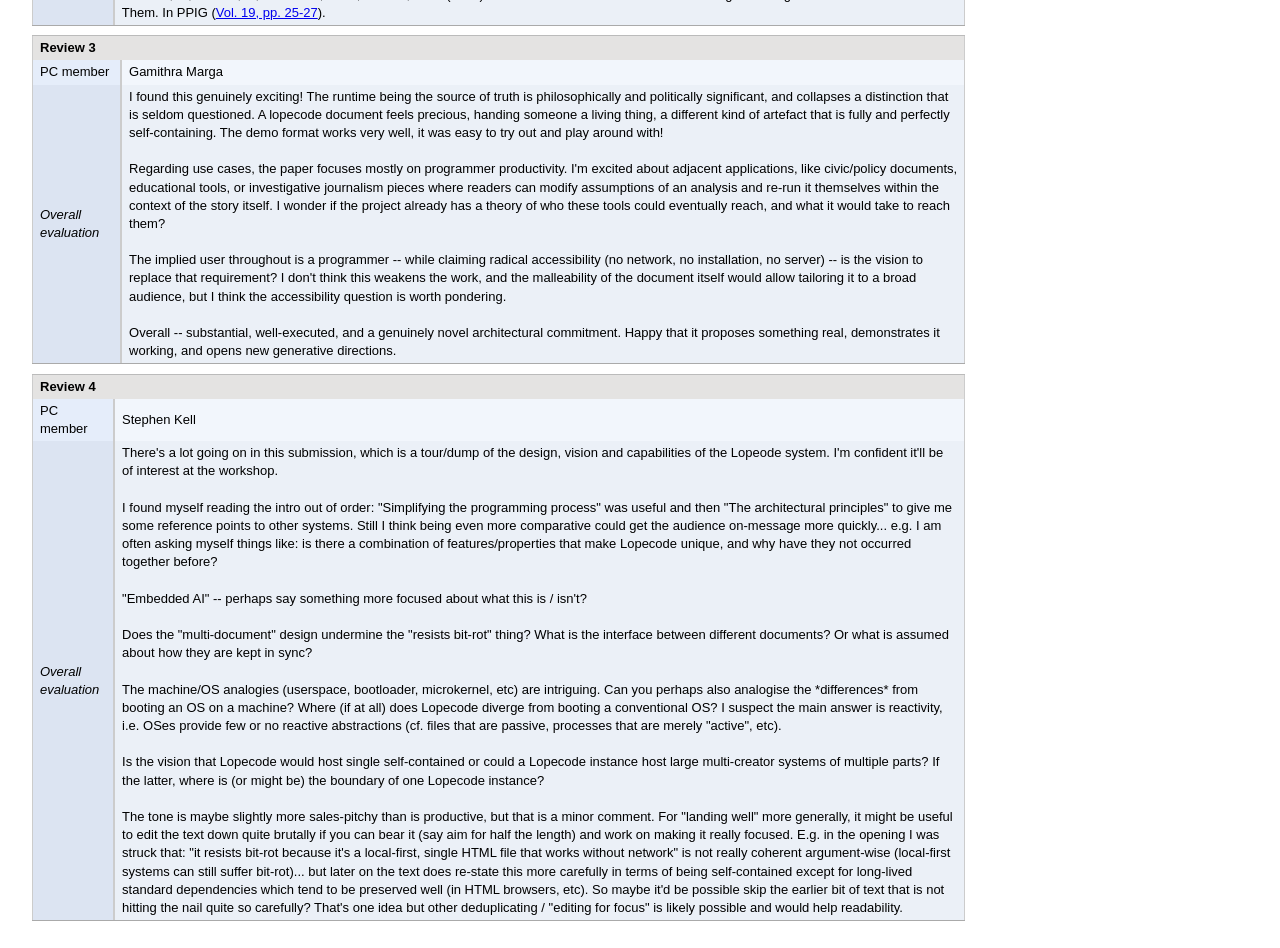
<file: docs/2026/reviews/Paper 6 - reviews.html>
<html>
<!DOCTYPE html>
<html lang="en">
<head>
    <meta charset="UTF-8">
    <meta name="viewport" content="width=device-width, initial-scale=1.0">
    <link href="../../css/reviews.css" rel="stylesheet">
</head>

<title>Substrates 2026 - Proceedings</title>
<body>
<h1>Reviews for Paper 6: The Lopecode Tour</h1>

<div class="subcontent">
    <div style="clear: right"><a name="Review_12873977">
        <div class="ct_tbl">
            <table cellpadding="0" cellspacing="0" class="ct_table" id="ec:table7599"
                   style="border-bottom:solid #aaa 1px;border-top:solid #bbb 1px;max-width:700pt" data-header="false"
                   data-kind="new" data-uid="1390291703460199213">
                <tbody>
                <tr class="grey top bottom" data-ignore="1">
                    <td class="center" colspan="2"><b>Review 1</b></td>
                </tr>
                <tr class="blue">
                    <td>PC member</td>
                    <td class="value">Gilad Bracha</td>
                </tr>
                <tr class="blue">
                    <td><i>Overall evaluation</i></td>
                    <td class="value">
                        Lopecode is a live document system based on Markdown, Observable and Javascript. It is a very
                        nice piece of work and I enjoyed reading about it.<br><br>I am very much aligned with the idea
                        of a self-modifiying web-based editor that is also a live IDE; given that I've built one myself,
                        that should not be a surprise.<br><br><br> The design principles are clearly articulated, and I
                        am in complete agreement with them (and I've writen about them as well). Of course, using the
                        system to write the submission is to be commended (and yet also expected,at least in the
                        substrates community).<br><br>And yes, it should have a self contained serializable
                        format.<br><br>Programmable prose: it goes almost without saying in such a system, but it is a
                        very nice turn of phrase.<br><br>Another point to be commended is including the AI critique. I
                        agree on some of the points - relying on function printing is problematic.<br><br>I would love
                        to write an extended review that goes into the details, but time is limited, and there's no
                        question that the paper should be accepted, so I'll keep it short.<br><br>Question: you say
                        Lopecode is a local first solution. I agree this is very desirable; but I'm not clear that
                        Lopecode is truly local-first. It certainly runs locally, but what ensures synchronization
                        across multiple clients?<br><br>I find it valuable to compare Lopecode to Ampleforth, precisely
                        because they are quite close philosophically.<br><br>Key differences:<br><br>Lopecode uses a
                        reactive model. This is very attractive. In Ampleforth, reactivity is more ad hoc. The Newspeak
                        UI frmaework is reactive, and one can layer reactive cells on top (I did a naive experiment on
                        this called Ozymandias). Integrating a computaional notebook with a liev IDE addresses many of
                        the well known limitations of these notebooks (Observable improves upon Jupyter, but not nearly
                        enough; Lopecode clearly takes things to another level).<br><br>Lopcode does not incorporate a
                        programming language as such. Rather, it uses Javascript, effectively extended to be reactive by
                        forcing its use in cells al computational notebooks. As a programming language designer, I find
                        the use of Javascript distasteful. It also complicates support for live programming, modularity
                        and security. I suspect the latter two are non-goals for Lopecode, but I am intrigued as to how
                        you support true liveness using Javascript, and what are the trade-offs/costs/limitations this
                        implies.<br><br>Lopecode uses Markdown, extended with the ability to insert DOM nodes.
                        Ampleforth uses HTML directly. Using Markdown simplifies amtters immensel. Ampleforth supports
                        bi-directional editing, and doing this for fully general HTML is a Sysephean task that invites
                        bugs and instability.<br>The use of HTML was largely motivated by the desire to support general
                        purpose embedded DOM trees. Frankly, the idea of incorporating a Markdown extension for DOM had
                        not occured to me. I suspect it also entails limitations - what happens if a Lopecode document is
                        embedded in one of these nested DOM elements? Does this compose properly?<br><br>Overall, a
                        great system. Choices are more pargmatic than mine - but that has allowed you to produce
                        something mores solid.<br><br>To be nit-picky, I think an academic submission should discuss
                        related work, give citations and so on. Some of these appear almost inadvertantly (as in the
                        acknowledgements section) but there is a reason for the classic framing of research papers.
                        Related work, future work, conclusions are all valuable. None of which substantially detracts
                        from this excellent submission.
                    </td>
                </tr>
                </tbody>
            </table>
        </div>
    </a><a name="Review_12874422">
        <div class="ct_tbl">
            <table cellpadding="0" cellspacing="0" class="ct_table" id="ec:table7600"
                   style="border-bottom:solid #aaa 1px;border-top:solid #bbb 1px;max-width:700pt" data-header="false"
                   data-kind="new" data-uid="3214725504714516158">
                <tbody>
                <tr class="grey top bottom" data-ignore="1">
                    <td class="center" colspan="2"><b>Review 2</b></td>
                </tr>
                <tr class="blue">
                    <td>PC member</td>
                    <td class="value">Clemens Nylandsted Klokmose</td>
                </tr>
                <tr class="blue">
                    <td><i>Overall evaluation</i></td>
                    <td class="value">
                        Lopecode is an impressive piece of software that bundles a whole user programmable web document
                        in an HTML file that can be run offline and shared as a single file.<br>The program is
                        self-modifiable and based on the reactive paradigm adopting the Observable Runtime from
                        Observable notebooks.<br>It is quite the technical feat to demonstrate that this is practically
                        doable. I also believe that it is very right minded that Lopecode is not just designed for human
                        authorship, but can integrate with an AI that can interact directly with the runtime
                        environment.<br><br>There are a couple of things that provoke me with Lopecode, and I think
                        would be great points for discussion at the Substrates workshop. First of all, I simply do not
                        believe in software for the individual. It is hard to see how Lopecode would support
                        collaboration whether synchronously or asynchronously. This connects to my next point, which is
                        that while Lopecode admirably reduces the divergence (Basman et al., 2016) between code and
                        content, it still has a divergence between document state and runtime or application state. This
                        means that it is, as I understand it, difficult to share a Lopecode program with application
                        state. Also, this divergence is reflected in that the edited state of the runtime of the whole
                        document lives in memory until it is explicitly saved where only the document state is actually
                        persisted in a shareable form. But this requires quite the understanding to realise this.<br>This
                        bit about understanding leads me to the third and final thing that provoked me.<br>I admire Dan
                        Ingalls a lot, but I am not sure I agree with that quote anymore. <br><br>&gt; If a system is to
                        serve the creative spirit, it must be entirely comprehensible to a single individual… Any
                        barrier that exists between the user and some part of the system will eventually be a barrier to
                        creative expression. Any part of the system that cannot be changed or that is not sufficiently
                        general is a likely source of impediment.<br><br>It is haunted by this notion of the single
                        individual, and who is this single individual who does productive work in the society they are
                        embedded in and has the desire, specialisation, luxury, and collective acceptance to spend time
                        on entirely comprehending the system they are using to do so?<br><br>I appreciate Lopecode as a
                        technical exercise and proof-of-concept of a self-hosted reactive malleable system in one
                        durable HTML file, but I do not know who this is for, what they would use it for, and why. I
                        hope we can get to discuss that at the workshop.<br><br><br>References:<br>Basman, A., Church,
                        L., Klokmose, C. N., &amp; Clark, C. B. (2016). Software and How it Lives On-Embedding Live
                        Programs in the World Around Them. In PPIG (<a href="https://www.ppig.org/files/2016-PPIG-27th-Basman1.pdf">Vol. 19, pp. 25-27</a>).
                    </td>
                </tr>
                </tbody>
            </table>
        </div>
    </a><a name="Review_12877155">
        <div class="ct_tbl">
            <table cellpadding="0" cellspacing="0" class="ct_table" id="ec:table7601"
                   style="border-bottom:solid #aaa 1px;border-top:solid #bbb 1px;max-width:700pt" data-header="false"
                   data-kind="new" data-uid="2646064686094330683">
                <tbody>
                <tr class="grey top bottom" data-ignore="1">
                    <td class="center" colspan="2"><b>Review 3</b></td>
                </tr>
                <tr class="blue">
                    <td>PC member</td>
                    <td class="value">Gamithra Marga</td>
                </tr>
                <tr class="blue">
                    <td><i>Overall evaluation</i></td>
                    <td class="value">
                        I found this genuinely exciting! The runtime being the source of truth is philosophically and
                        politically significant, and collapses a distinction that is seldom questioned. A lopecode
                        document feels precious, handing someone a living thing, a different kind of artefact that is
                        fully and perfectly self-containing. The demo format works very well, it was easy to try out and
                        play around with!<br><br>Regarding use cases, the paper focuses mostly on programmer
                        productivity. I'm excited about adjacent applications, like civic/policy documents, educational
                        tools, or investigative journalism pieces where readers can modify assumptions of an analysis
                        and re-run it themselves within the context of the story itself. I wonder if the project already
                        has a theory of who these tools could eventually reach, and what it would take to reach
                        them?<br><br>The implied user throughout is a programmer -- while claiming radical accessibility
                        (no network, no installation, no server) -- is the vision to replace that requirement? I don't
                        think this weakens the work, and the malleability of the document itself would allow tailoring
                        it to a broad audience, but I think the accessibility question is worth pondering.<br><br>Overall
                        -- substantial, well-executed, and a genuinely novel architectural commitment. Happy that it
                        proposes something real, demonstrates it working, and opens new generative directions.
                    </td>
                </tr>
                </tbody>
            </table>
        </div>
    </a><a name="Review_12885312">
        <div class="ct_tbl">
            <table cellpadding="0" cellspacing="0" class="ct_table" id="ec:table7602"
                   style="border-bottom:solid #aaa 1px;border-top:solid #bbb 1px;max-width:700pt" data-header="false"
                   data-kind="new" data-uid="1762685904915785524">
                <tbody>
                <tr class="grey top bottom" data-ignore="1">
                    <td class="center" colspan="2"><b>Review 4</b></td>
                </tr>
                <tr class="blue">
                    <td>PC member</td>
                    <td class="value">Stephen Kell</td>
                </tr>
                <tr class="blue">
                    <td><i>Overall evaluation</i></td>
                    <td class="value">
                        There's a lot going on in this submission, which is a tour/dump of the design, vision and
                        capabilities of the Lopeode system. I'm confident it'll be of interest at the workshop.<br><br>I
                        found myself reading the intro out of order: "Simplifying the programming process" was useful
                        and then "The architectural principles" to give me some reference points to other systems. Still
                        I think being even more comparative could get the audience on-message more quickly... e.g. I am
                        often asking myself things like: is there a combination of features/properties that make
                        Lopecode unique, and why have they not occurred together before?<br><br>"Embedded AI" -- perhaps
                        say something more focused about what this is / isn't?<br><br>Does the "multi-document" design
                        undermine the "resists bit-rot" thing? What is the interface between different documents? Or
                        what is assumed about how they are kept in sync?<br><br>The machine/OS analogies (userspace,
                        bootloader, microkernel, etc) are intriguing. Can you perhaps also analogise the *differences*
                        from booting an OS on a machine? Where (if at all) does Lopecode diverge from booting a
                        conventional OS? I suspect the main answer is reactivity, i.e. OSes provide few or no reactive
                        abstractions (cf. files that are passive, processes that are merely "active", etc).<br><br>Is
                        the vision that Lopecode would host single self-contained or could a Lopecode instance host
                        large multi-creator systems of multiple parts? If the latter, where is (or might be) the
                        boundary of one Lopecode instance?<br><br>The tone is maybe slightly more sales-pitchy than is
                        productive, but that is a minor comment. For "landing well" more generally, it might be useful
                        to edit the text down quite brutally if you can bear it (say aim for half the length) and work
                        on making it really focused. E.g. in the opening I was struck that: "it resists bit-rot because
                        it's a local-first, single HTML file that works without network" is not really coherent
                        argument-wise (local-first systems can still suffer bit-rot)... but later on the text does
                        re-state this more carefully in terms of being self-contained except for long-lived standard
                        dependencies which tend to be preserved well (in HTML browsers, etc). So maybe it'd be possible
                        skip the earlier bit of text that is not hitting the nail quite so carefully? That's one idea
                        but other deduplicating / "editing for focus" is likely possible and would help readability.
                    </td>
                </tr>
                </tbody>
            </table>
        </div>
    </a></div>
</div>

</body>
</html>
</file>
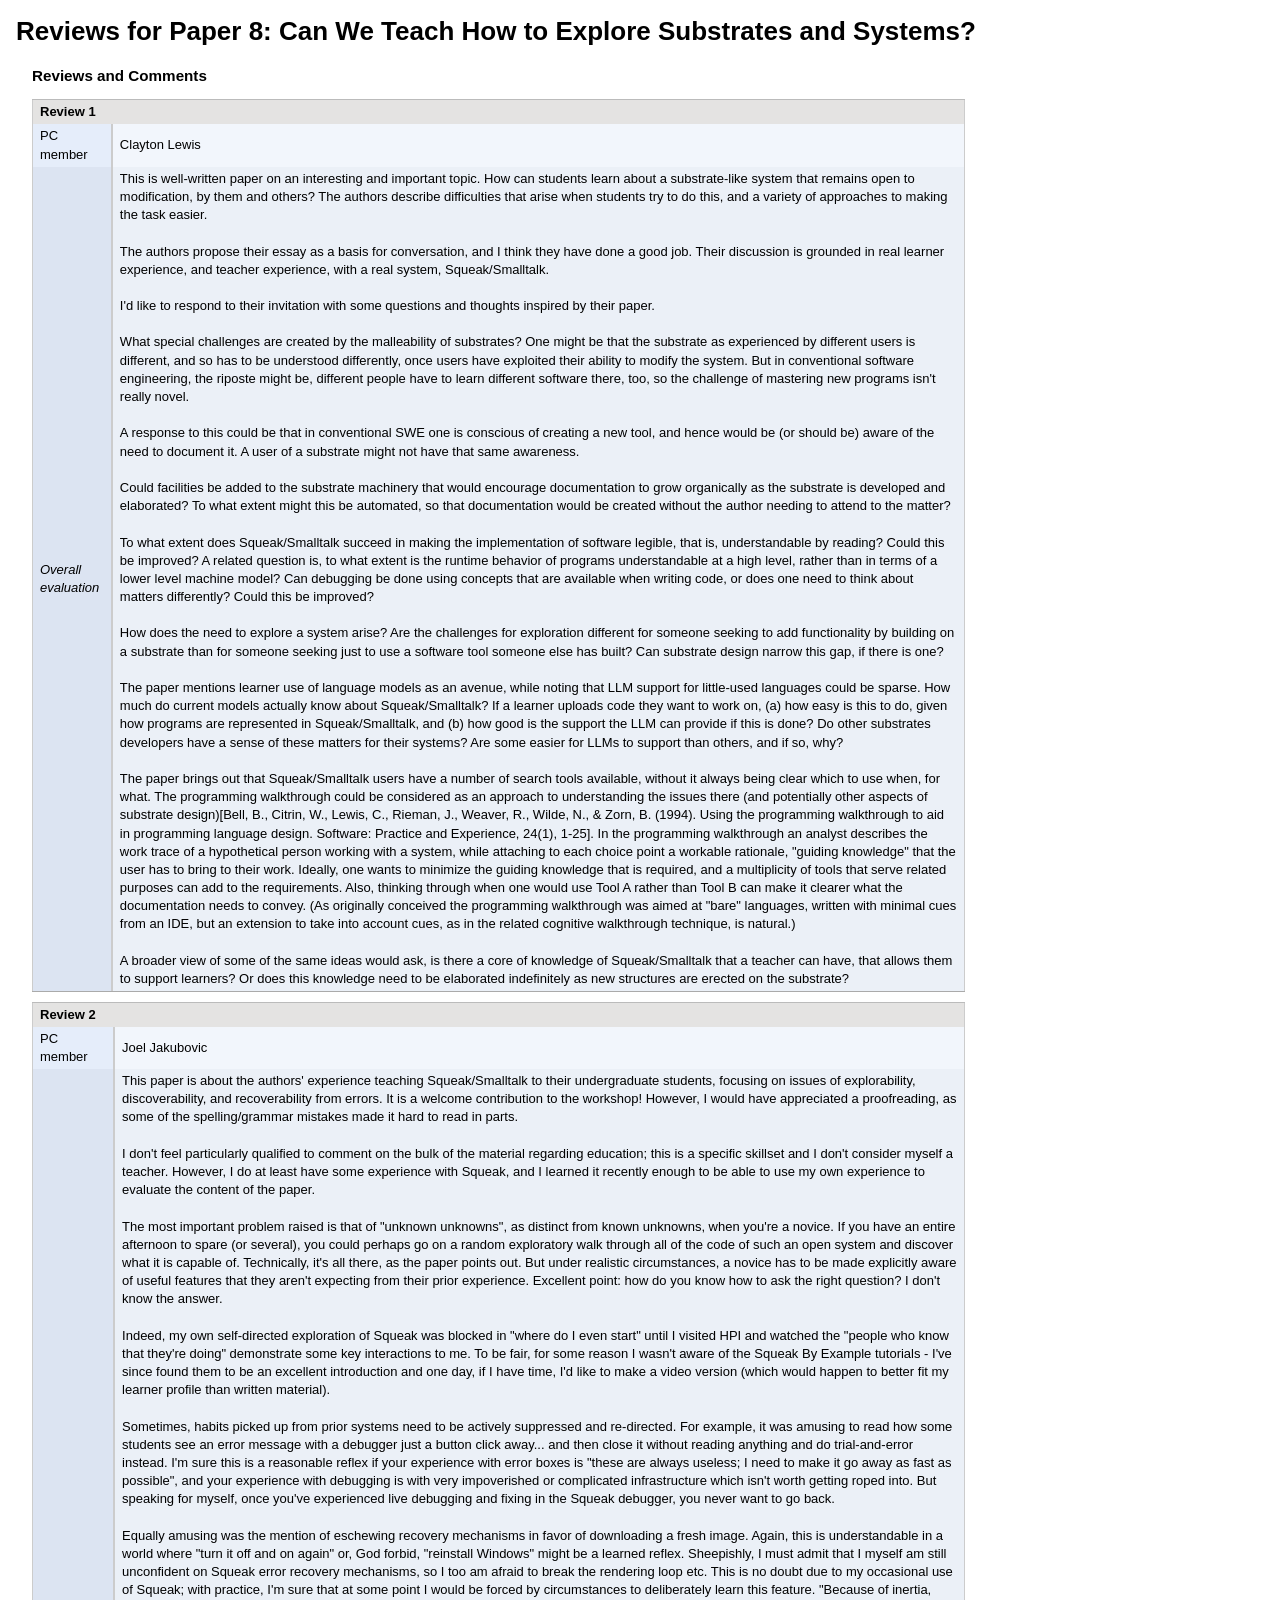
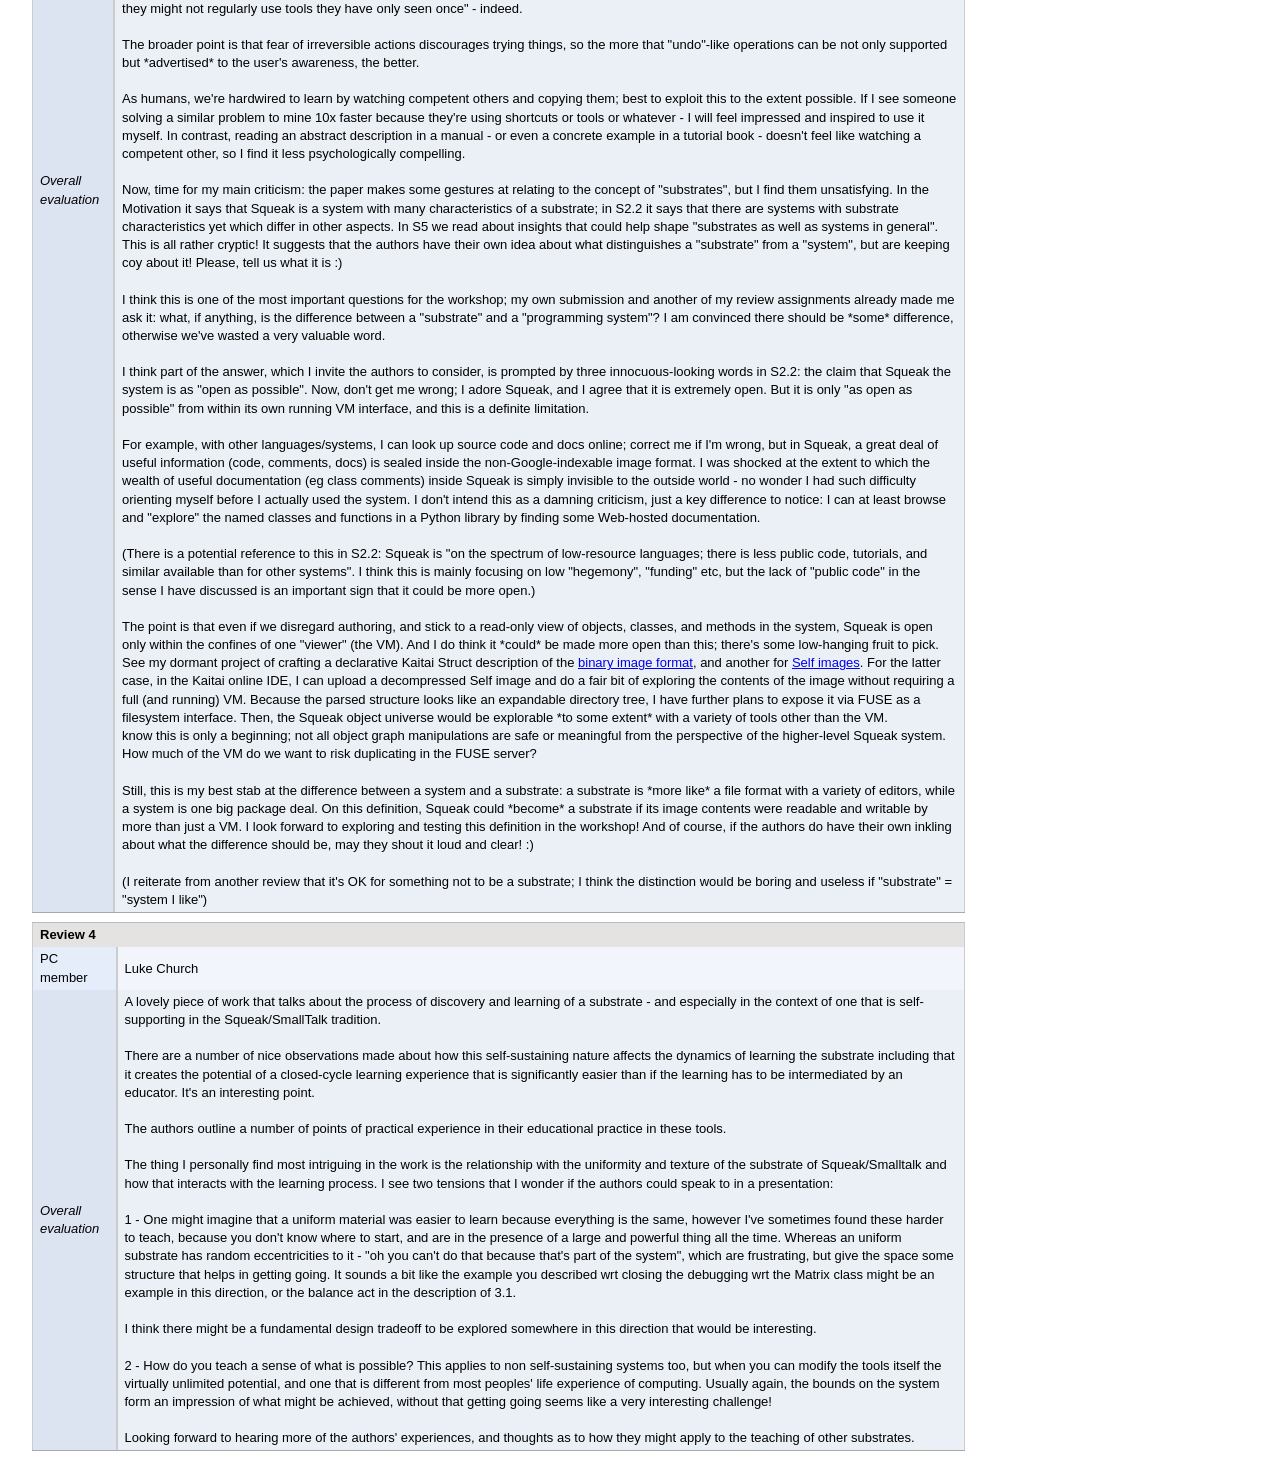
<file: docs/2026/reviews/Paper 8 - reviews.html>
<html>
<!DOCTYPE html>
<html lang="en">
<head>
    <meta charset="UTF-8">
    <meta name="viewport" content="width=device-width, initial-scale=1.0">
    <link href="../../css/reviews.css" rel="stylesheet">
</head>

<title>Substrates 2026 - Proceedings</title>
<body>
<h1>Reviews for Paper 8: Can We Teach How to Explore Substrates and Systems?</h1>

    <div class="subcontent">
        <h3>Reviews and Comments</h3>
        <div style="clear: right"><a name="Review_12867016">
            <div class="ct_tbl">
                <table cellpadding="0" cellspacing="0" class="ct_table" id="ec:table122935"
                       style="border-bottom:solid #aaa 1px;border-top:solid #bbb 1px;max-width:700pt"
                       data-header="false" data-kind="new" data-uid="11319157000866359114">
                    <tbody>
                    <tr class="grey top bottom" data-ignore="1">
                        <td class="center" colspan="2"><b>Review 1</b></td>
                    </tr>
                    <tr class="blue">
                        <td>PC member</td>
                        <td class="value">Clayton Lewis</td>
                    </tr>
                    <tr class="blue">
                        <td><i>Overall evaluation</i></td>
                        <td class="value">
                            This is well-written paper on an interesting and important topic. How can students learn
                            about a substrate-like system that remains open to modification, by them and others? The
                            authors describe difficulties that arise when students try to do this, and a variety of
                            approaches to making the task easier. <br><br>The authors propose their essay as a basis for
                            conversation, and I think they have done a good job. Their discussion is grounded in real
                            learner experience, and teacher experience, with a real system, Squeak/Smalltalk.<br><br>I'd
                            like to respond to their invitation with some questions and thoughts inspired by their
                            paper.<br><br>What special challenges are created by the malleability of substrates? One
                            might be that the substrate as experienced by different users is different, and so has to be
                            understood differently, once users have exploited their ability to modify the system. But in
                            conventional software engineering, the riposte might be, different people have to learn
                            different software there, too, so the challenge of mastering new programs isn't really
                            novel.<br><br>A response to this could be that in conventional SWE one is conscious of
                            creating a new tool, and hence would be (or should be) aware of the need to document it. A
                            user of a substrate might not have that same awareness.<br><br>Could facilities be added to
                            the substrate machinery that would encourage documentation to grow organically as the
                            substrate is developed and elaborated? To what extent might this be automated, so that
                            documentation would be created without the author needing to attend to the matter?<br><br>To
                            what extent does Squeak/Smalltalk succeed in making the implementation of software legible,
                            that is, understandable by reading? Could this be improved? A related question is, to what
                            extent is the runtime behavior of programs understandable at a high level, rather than in
                            terms of a lower level machine model? Can debugging be done using concepts that are
                            available when writing code, or does one need to think about matters differently? Could this
                            be improved?<br><br>How does the need to explore a system arise? Are the challenges for
                            exploration different for someone seeking to add functionality by building on a substrate
                            than for someone seeking just to use a software tool someone else has built? Can substrate
                            design narrow this gap, if there is one?<br><br>The paper mentions learner use of language
                            models as an avenue, while noting that LLM support for little-used languages could be
                            sparse. How much do current models actually know about Squeak/Smalltalk? If a learner
                            uploads code they want to work on, (a) how easy is this to do, given how programs are
                            represented in Squeak/Smalltalk, and (b) how good is the support the LLM can provide if this
                            is done? Do other substrates developers have a sense of these matters for their systems? Are
                            some easier for LLMs to support than others, and if so, why?<br><br>The paper brings out
                            that Squeak/Smalltalk users have a number of search tools available, without it always being
                            clear which to use when, for what. The programming walkthrough could be considered as an
                            approach to understanding the issues there (and potentially other aspects of substrate
                            design)[Bell, B., Citrin, W., Lewis, C., Rieman, J., Weaver, R., Wilde, N., &amp; Zorn, B.
                            (1994). Using the programming walkthrough to aid in programming language design. Software:
                            Practice and Experience, 24(1), 1-25]. In the programming walkthrough an analyst describes
                            the work trace of a hypothetical person working with a system, while attaching to each
                            choice point a workable rationale, "guiding knowledge" that the user has to bring to their
                            work. Ideally, one wants to minimize the guiding knowledge that is required, and a
                            multiplicity of tools that serve related purposes can add to the requirements. Also,
                            thinking through when one would use Tool A rather than Tool B can make it clearer what the
                            documentation needs to convey. (As originally conceived the programming walkthrough was
                            aimed at "bare" languages, written with minimal cues from an IDE, but an extension to take
                            into account cues, as in the related cognitive walkthrough technique, is natural.)<br><br>A
                            broader view of some of the same ideas would ask, is there a core of knowledge of
                            Squeak/Smalltalk that a teacher can have, that allows them to support learners? Or does this
                            knowledge need to be elaborated indefinitely as new structures are erected on the substrate?
                        </td>
                    </tr>
                    </tbody>
                </table>
            </div>
        </a><a name="Review_12874450">
            <div class="ct_tbl">
                <table cellpadding="0" cellspacing="0" class="ct_table" id="ec:table122936"
                       style="border-bottom:solid #aaa 1px;border-top:solid #bbb 1px;max-width:700pt"
                       data-header="false" data-kind="new" data-uid="13546287213503345271">
                    <tbody>
                    <tr class="grey top bottom" data-ignore="1">
                        <td class="center" colspan="2"><b>Review 2</b></td>
                    </tr>
                    <tr class="blue">
                        <td>PC member</td>
                        <td class="value">Joel Jakubovic</td>
                    </tr>
                    <tr class="blue">
                        <td><i>Overall evaluation</i></td>
                        <td class="value">
                            This paper is about the authors' experience teaching Squeak/Smalltalk to their undergraduate
                            students, focusing on issues of explorability, discoverability, and recoverability from
                            errors. It is a welcome contribution to the workshop! However, I would have appreciated a
                            proofreading, as some of the spelling/grammar mistakes made it hard to read in
                            parts.<br><br>I don't feel particularly qualified to comment on the bulk of the material
                            regarding education; this is a specific skillset and I don't consider myself a teacher.
                            However, I do at least have some experience with Squeak, and I learned it recently enough to
                            be able to use my own experience to evaluate the content of the paper.<br><br>The most
                            important problem raised is that of "unknown unknowns", as distinct from known unknowns,
                            when you're a novice. If you have an entire afternoon to spare (or several), you could
                            perhaps go on a random exploratory walk through all of the code of such an open system and
                            discover what it is capable of. Technically, it's all there, as the paper points out. But
                            under realistic circumstances, a novice has to be made explicitly aware of useful features
                            that they aren't expecting from their prior experience. Excellent point: how do you know how
                            to ask the right question? I don't know the answer.<br><br>Indeed, my own self-directed
                            exploration of Squeak was blocked in "where do I even start" until I visited HPI and watched
                            the "people who know that they're doing" demonstrate some key interactions to me. To be
                            fair, for some reason I wasn't aware of the Squeak By Example tutorials - I've since found
                            them to be an excellent introduction and one day, if I have time, I'd like to make a video
                            version (which would happen to better fit my learner profile than written material).<br><br>Sometimes,
                            habits picked up from prior systems need to be actively suppressed and re-directed. For
                            example, it was amusing to read how some students see an error message with a debugger just
                            a button click away... and then close it without reading anything and do trial-and-error
                            instead. I'm sure this is a reasonable reflex if your experience with error boxes is "these
                            are always useless; I need to make it go away as fast as possible", and your experience with
                            debugging is with very impoverished or complicated infrastructure which isn't worth getting
                            roped into. But speaking for myself, once you've experienced live debugging and fixing in
                            the Squeak debugger, you never want to go back.<br><br>Equally amusing was the mention of
                            eschewing recovery mechanisms in favor of downloading a fresh image. Again, this is
                            understandable in a world where "turn it off and on again" or, God forbid, "reinstall
                            Windows" might be a learned reflex. Sheepishly, I must admit that I myself am still
                            unconfident on Squeak error recovery mechanisms, so I too am afraid to break the rendering
                            loop etc. This is no doubt due to my occasional use of Squeak; with practice, I'm sure that
                            at some point I would be forced by circumstances to deliberately learn this feature.
                            "Because of inertia, they might not regularly use tools they have only seen once" -
                            indeed.<br><br>The broader point is that fear of irreversible actions discourages trying
                            things, so the more that "undo"-like operations can be not only supported but *advertised*
                            to the user's awareness, the better.<br><br>As humans, we're hardwired to learn by watching
                            competent others and copying them; best to exploit this to the extent possible. If I see
                            someone solving a similar problem to mine 10x faster because they're using shortcuts or
                            tools or whatever - I will feel impressed and inspired to use it myself. In contrast,
                            reading an abstract description in a manual - or even a concrete example in a tutorial book
                            - doesn't feel like watching a competent other, so I find it less psychologically
                            compelling.<br><br>Now, time for my main criticism: the paper makes some gestures at
                            relating to the concept of "substrates", but I find them unsatisfying. In the Motivation it
                            says that Squeak is a system with many characteristics of a substrate; in S2.2 it says that
                            there are systems with substrate characteristics yet which differ in other aspects. In S5 we
                            read about insights that could help shape "substrates as well as systems in general". This
                            is all rather cryptic! It suggests that the authors have their own idea about what
                            distinguishes a "substrate" from a "system", but are keeping coy about it! Please, tell us
                            what it is :)<br><br>I think this is one of the most important questions for the workshop;
                            my own submission and another of my review assignments already made me ask it: what, if
                            anything, is the difference between a "substrate" and a "programming system"? I am convinced
                            there should be *some* difference, otherwise we've wasted a very valuable word.<br><br>I
                            think part of the answer, which I invite the authors to consider, is prompted by three
                            innocuous-looking words in S2.2: the claim that Squeak the system is as "open as possible".
                            Now, don't get me wrong; I adore Squeak, and I agree that it is extremely open. But it is
                            only "as open as possible" from within its own running VM interface, and this is a definite
                            limitation.<br><br>For example, with other languages/systems, I can look up source code and
                            docs online; correct me if I'm wrong, but in Squeak, a great deal of useful information
                            (code, comments, docs) is sealed inside the non-Google-indexable image format. I was shocked
                            at the extent to which the wealth of useful documentation (eg class comments) inside Squeak
                            is simply invisible to the outside world - no wonder I had such difficulty orienting myself
                            before I actually used the system. I don't intend this as a damning criticism, just a key
                            difference to notice: I can at least browse and "explore" the named classes and functions in
                            a Python library by finding some Web-hosted documentation.<br><br>(There is a potential
                            reference to this in S2.2: Squeak is "on the spectrum of low-resource languages; there is
                            less public code, tutorials, and similar available than for other systems". I think this is
                            mainly focusing on low "hegemony", "funding" etc, but the lack of "public code" in the sense
                            I have discussed is an important sign that it could be more open.)<br><br>The point is that
                            even if we disregard authoring, and stick to a read-only view of objects, classes, and
                            methods in the system, Squeak is open only within the confines of one "viewer" (the VM). And
                            I do think it *could* be made more open than this; there's some low-hanging fruit to pick.
                            See my dormant project of crafting a declarative Kaitai Struct description of the
                            <a href="https://github.com/jdjakub/kaitai_struct_formats/blob/master/squeak_spur_image64.ksy">binary
                                image format</a>, and another for <a href="https://github.com/jdjakub/kaitai_struct_formats/blob/master/self_2017_uncompressed_snap_32bit.ksy">Self images</a>. For the latter case, in the Kaitai online
                            IDE, I can upload a decompressed Self image and do a fair bit of exploring the contents of
                            the image without requiring a full (and running) VM. Because the parsed structure looks like
                            an expandable directory tree, I have further plans to expose it via FUSE as a filesystem
                            interface. Then, the Squeak object universe would be explorable *to some extent* with a
                            variety of tools other than the VM.<br>
                            know this is only a beginning; not all object graph manipulations are safe or meaningful
                            from the perspective of the higher-level Squeak system. How much of the VM do we want to
                            risk duplicating in the FUSE server?<br><br>Still, this is my best stab at the difference
                            between a system and a substrate: a substrate is *more like* a file format with a variety of
                            editors, while a system is one big package deal. On this definition, Squeak could *become* a
                            substrate if its image contents were readable and writable by more than just a VM. I look
                            forward to exploring and testing this definition in the workshop! And of course, if the
                            authors do have their own inkling about what the difference should be, may they shout it
                            loud and clear! :)<br><br>(I reiterate from another review that it's OK for something not to
                            be a substrate; I think the distinction would be boring and useless if "substrate" = "system
                            I like")
                        </td>
                    </tr>
                    </tbody>
                </table>
            </div>
        </a><a name="Review_12879754">
            <div class="ct_tbl">
                <table cellpadding="0" cellspacing="0" class="ct_table" id="ec:table122939"
                       style="border-bottom:solid #aaa 1px;border-top:solid #bbb 1px;max-width:700pt"
                       data-header="false" data-kind="new" data-uid="9745376099000336207">
                    <tbody>
                    <tr class="grey top bottom" data-ignore="1">
                        <td class="center" colspan="2"><b>Review 4</b></td>
                    </tr>
                    <tr class="blue">
                        <td>PC member</td>
                        <td class="value">Luke Church</td>
                    </tr>
                    <tr class="blue">
                        <td><i>Overall evaluation</i></td>
                        <td class="value">
                            A lovely piece of work that talks about the process of discovery and learning of a substrate
                            - and especially in the context of one that is self-supporting in the Squeak/SmallTalk
                            tradition.<br><br>There are a number of nice observations made about how this
                            self-sustaining nature affects the dynamics of learning the substrate including that it
                            creates the potential of a closed-cycle learning experience that is significantly easier
                            than if the learning has to be intermediated by an educator. It's an interesting
                            point.<br><br>The authors outline a number of points of practical experience in their
                            educational practice in these tools.<br><br>The thing I personally find most intriguing in
                            the work is the relationship with the uniformity and texture of the substrate of
                            Squeak/Smalltalk and how that interacts with the learning process. I see two tensions that I
                            wonder if the authors could speak to in a presentation:<br><br>1 - One might imagine that a
                            uniform material was easier to learn because everything is the same, however I've sometimes
                            found these harder to teach, because you don't know where to start, and are in the presence
                            of a large and powerful thing all the time. Whereas an uniform substrate has random
                            eccentricities to it - "oh you can't do that because that's part of the system", which are
                            frustrating, but give the space some structure that helps in getting going. It sounds a bit
                            like the example you described wrt closing the debugging wrt the Matrix class might be an
                            example in this direction, or the balance act in the description of 3.1.<br><br>I think
                            there might be a fundamental design tradeoff to be explored somewhere in this direction that
                            would be interesting.<br><br>2 - How do you teach a sense of what is possible? This applies
                            to non self-sustaining systems too, but when you can modify the tools itself the virtually
                            unlimited potential, and one that is different from most peoples' life experience of
                            computing. Usually again, the bounds on the system form an impression of what might be
                            achieved, without that getting going seems like a very interesting challenge!<br><br>Looking
                            forward to hearing more of the authors' experiences, and thoughts as to how they might apply
                            to the teaching of other substrates.
                        </td>
                    </tr>
                    </tbody>
                </table>
            </div>
        </a></div>
    </div>

</body>
</html>
</file>
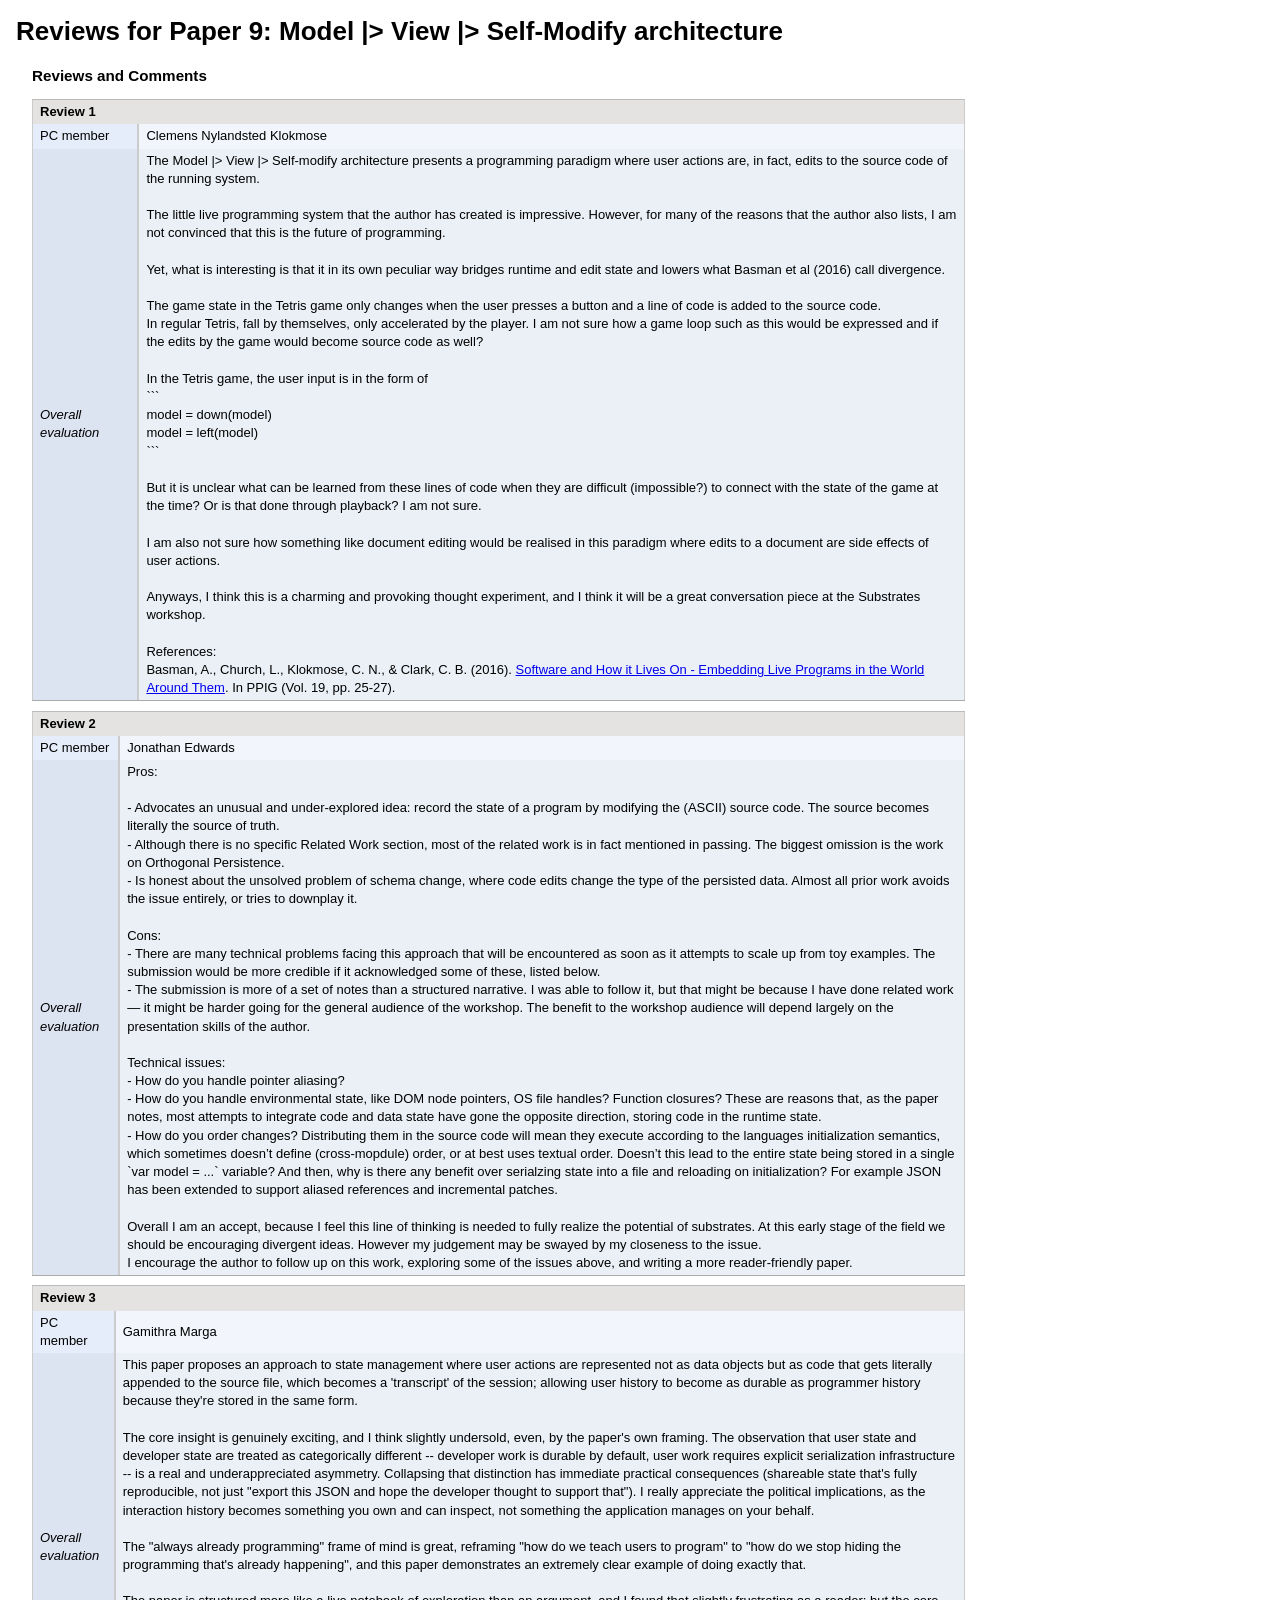
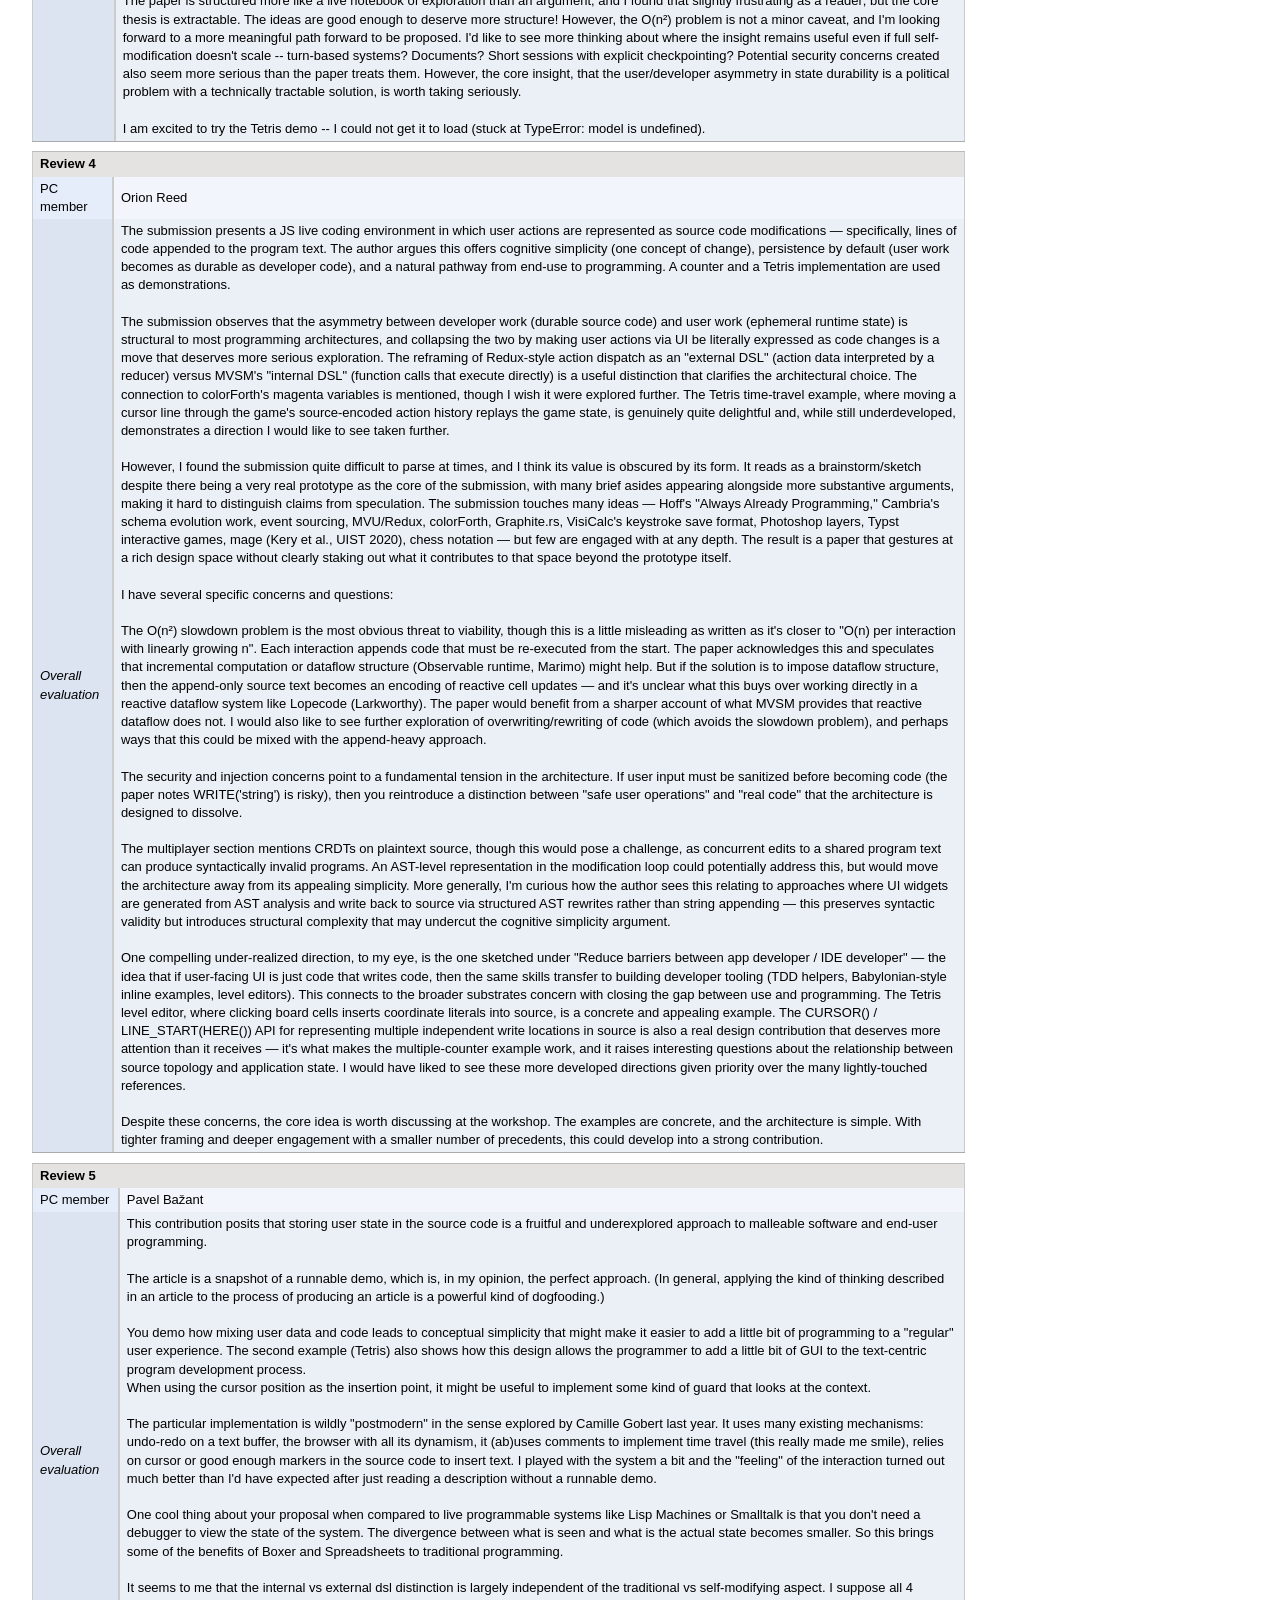
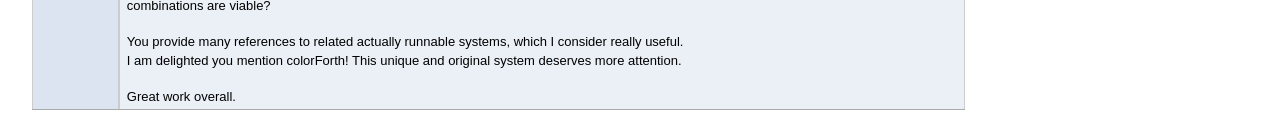
<file: docs/2026/reviews/Paper 9 - reviews.html>
<html>
<!DOCTYPE html>
<html lang="en">
<head>
    <meta charset="UTF-8">
    <meta name="viewport" content="width=device-width, initial-scale=1.0">
    <link href="../../css/reviews.css" rel="stylesheet">
</head>

<title>Substrates 2026 - Proceedings</title>
<body>
<h1>Reviews for Paper 9: Model |> View |> Self-Modify architecture</h1>

<div class="subcontent">

    <h3>Reviews and Comments</h3>
    <div style="clear: right"><a name="Review_12873333">
        <div class="ct_tbl">
            <table cellpadding="0" cellspacing="0" class="ct_table" id="ec:table131900"
                   style="border-bottom:solid #aaa 1px;border-top:solid #bbb 1px;max-width:700pt" data-header="false"
                   data-kind="new" data-uid="8748486012387925459">
                <tbody>
                <tr class="grey top bottom" data-ignore="1">
                    <td class="center" colspan="2"><b>Review 1</b></td>
                </tr>
                <tr class="blue">
                    <td>PC member</td>
                    <td class="value">Clemens Nylandsted Klokmose</td>
                </tr>
                <tr class="blue">
                    <td><i>Overall evaluation</i></td>
                    <td class="value">
                        The Model |&gt; View |&gt; Self-modify architecture presents a programming paradigm where user
                        actions are, in fact, edits to the source code of the running system.<br><br>The little live
                        programming system that the author has created is impressive. However, for many of the reasons
                        that the author also lists, I am not convinced that this is the future of programming. <br><br>Yet,
                        what is interesting is that it in its own peculiar way bridges runtime and edit state and lowers
                        what Basman et al (2016) call divergence. <br><br>The game state in the Tetris game only changes
                        when the user presses a button and a line of code is added to the source code.<br>In regular
                        Tetris, fall by themselves, only accelerated by the player. I am not sure how a game loop such
                        as this would be expressed and if the edits by the game would become source code as
                        well?<br><br>In the Tetris game, the user input is in the form of<br>```<br>model =
                        down(model)<br>model = left(model)<br>```<br><br>But it is unclear what can be learned from
                        these lines of code when they are difficult (impossible?) to connect with the state of the game
                        at the time? Or is that done through playback? I am not sure.<br><br>I am also not sure how
                        something like document editing would be realised in this paradigm where edits to a document are
                        side effects of user actions.<br><br>Anyways, I think this is a charming and provoking thought
                        experiment, and I think it will be a great conversation piece at the Substrates
                        workshop.<br><br>References:<br>Basman, A., Church, L., Klokmose, C. N., &amp; Clark, C. B.
                        (2016). <a href="https://www.ppig.org/files/2016-PPIG-27th-Basman1.pdf">Software and How it Lives On - Embedding Live Programs in the World Around Them</a>. In PPIG
                        (Vol. 19, pp. 25-27).
                    </td>
                </tr>
                </tbody>
            </table>
        </div>
    </a><a name="Review_12875211">
        <div class="ct_tbl">
            <table cellpadding="0" cellspacing="0" class="ct_table" id="ec:table131901"
                   style="border-bottom:solid #aaa 1px;border-top:solid #bbb 1px;max-width:700pt" data-header="false"
                   data-kind="new" data-uid="17645417344577933878">
                <tbody>
                <tr class="grey top bottom" data-ignore="1">
                    <td class="center" colspan="2"><b>Review 2</b></td>
                </tr>
                <tr class="blue">
                    <td>PC member</td>
                    <td class="value">Jonathan Edwards</td>
                </tr>
                <tr class="blue">
                    <td><i>Overall evaluation</i></td>
                    <td class="value">
                        Pros:<br><br>- Advocates an unusual and under-explored idea: record the state of a program by
                        modifying the (ASCII) source code. The source becomes literally the source of truth. <br>-
                        Although there is no specific Related Work section, most of the related work is in fact
                        mentioned in passing. The biggest omission is the work on Orthogonal Persistence.<br>- Is honest
                        about the unsolved problem of schema change, where code edits change the type of the persisted
                        data. Almost all prior work avoids the issue entirely, or tries to downplay it.<br><br>Cons:<br>-
                        There are many technical problems facing this approach that will be encountered as soon as it
                        attempts to scale up from toy examples. The submission would be more credible if it acknowledged
                        some of these, listed below.<br>- The submission is more of a set of notes than a structured
                        narrative. I was able to follow it, but that might be because I have done related work — it
                        might be harder going for the general audience of the workshop. The benefit to the workshop
                        audience will depend largely on the presentation skills of the author.<br><br>Technical
                        issues:<br>- How do you handle pointer aliasing?<br>- How do you handle environmental state,
                        like DOM node pointers, OS file handles? Function closures? These are reasons that, as the paper
                        notes, most attempts to integrate code and data state have gone the opposite direction, storing
                        code in the runtime state.<br>- How do you order changes? Distributing them in the source code
                        will mean they execute according to the languages initialization semantics, which sometimes
                        doesn’t define (cross-mopdule) order, or at best uses textual order. Doesn’t this lead to the
                        entire state being stored in a single `var model = ...` variable? And then, why is there any
                        benefit over serialzing state into a file and reloading on initialization? For example JSON has
                        been extended to support aliased references and incremental patches.<br><br>Overall I am an
                        accept, because I feel this line of thinking is needed to fully realize the potential of
                        substrates. At this early stage of the field we should be encouraging divergent ideas. However
                        my judgement may be swayed by my closeness to the issue.<br>I encourage the author to follow up
                        on this work, exploring some of the issues above, and writing a more reader-friendly paper.
                    </td>
                </tr>
                </tbody>
            </table>
        </div>
    </a><a name="Review_12877174">
        <div class="ct_tbl">
            <table cellpadding="0" cellspacing="0" class="ct_table" id="ec:table131902"
                   style="border-bottom:solid #aaa 1px;border-top:solid #bbb 1px;max-width:700pt" data-header="false"
                   data-kind="new" data-uid="10722359463433634955">
                <tbody>
                <tr class="grey top bottom" data-ignore="1">
                    <td class="center" colspan="2"><b>Review 3</b></td>
                </tr>
                <tr class="blue">
                    <td>PC member</td>
                    <td class="value">Gamithra Marga</td>
                </tr>
                <tr class="blue">
                    <td><i>Overall evaluation</i></td>
                    <td class="value">
                        This paper proposes an approach to state management where user actions are represented not as
                        data objects but as code that gets literally appended to the source file, which becomes a
                        'transcript' of the session; allowing user history to become as durable as programmer history
                        because they're stored in the same form.<br><br>The core insight is genuinely exciting, and I
                        think slightly undersold, even, by the paper's own framing. The observation that user state and
                        developer state are treated as categorically different -- developer work is durable by default,
                        user work requires explicit serialization infrastructure -- is a real and underappreciated
                        asymmetry. Collapsing that distinction has immediate practical consequences (shareable state
                        that's fully reproducible, not just "export this JSON and hope the developer thought to support
                        that"). I really appreciate the political implications, as the interaction history becomes
                        something you own and can inspect, not something the application manages on your behalf.<br><br>The
                        "always already programming" frame of mind is great, reframing "how do we teach users to
                        program" to "how do we stop hiding the programming that's already happening", and this paper
                        demonstrates an extremely clear example of doing exactly that.<br><br>The paper is structured
                        more like a live notebook of exploration than an argument, and I found that slightly frustrating
                        as a reader; but the core thesis is extractable. The ideas are good enough to deserve more
                        structure! However, the O(n²) problem is not a minor caveat, and I'm looking forward to a more
                        meaningful path forward to be proposed. I'd like to see more thinking about where the insight
                        remains useful even if full self-modification doesn't scale -- turn-based systems? Documents?
                        Short sessions with explicit checkpointing? Potential security concerns created also seem more
                        serious than the paper treats them. However, the core insight, that the user/developer asymmetry
                        in state durability is a political problem with a technically tractable solution, is worth
                        taking seriously.<br><br>I am excited to try the Tetris demo -- I could not get it to load
                        (stuck at TypeError: model is undefined).
                    </td>
                </tr>
                </tbody>
            </table>
        </div>
    </a><a name="Review_12878716">
        <div class="ct_tbl">
            <table cellpadding="0" cellspacing="0" class="ct_table" id="ec:table131903"
                   style="border-bottom:solid #aaa 1px;border-top:solid #bbb 1px;max-width:700pt" data-header="false"
                   data-kind="new" data-uid="1832128324165096443">
                <tbody>
                <tr class="grey top bottom" data-ignore="1">
                    <td class="center" colspan="2"><b>Review 4</b></td>
                </tr>
                <tr class="blue">
                    <td>PC member</td>
                    <td class="value">Orion Reed</td>
                </tr>
                <tr class="blue">
                    <td><i>Overall evaluation</i></td>
                    <td class="value">
                        The submission presents a JS live coding environment in which user actions are represented as
                        source code modifications — specifically, lines of code appended to the program text. The author
                        argues this offers cognitive simplicity (one concept of change), persistence by default (user
                        work becomes as durable as developer code), and a natural pathway from end-use to programming. A
                        counter and a Tetris implementation are used as demonstrations.<br><br>The submission observes
                        that the asymmetry between developer work (durable source code) and user work (ephemeral runtime
                        state) is structural to most programming architectures, and collapsing the two by making user
                        actions via UI be literally expressed as code changes is a move that deserves more serious
                        exploration. The reframing of Redux-style action dispatch as an "external DSL" (action data
                        interpreted by a reducer) versus MVSM's "internal DSL" (function calls that execute directly) is
                        a useful distinction that clarifies the architectural choice. The connection to colorForth's
                        magenta variables is mentioned, though I wish it were explored further. The Tetris time-travel
                        example, where moving a cursor line through the game's source-encoded action history replays the
                        game state, is genuinely quite delightful and, while still underdeveloped, demonstrates a
                        direction I would like to see taken further.<br><br>However, I found the submission quite
                        difficult to parse at times, and I think its value is obscured by its form. It reads as a
                        brainstorm/sketch despite there being a very real prototype as the core of the submission, with
                        many brief asides appearing alongside more substantive arguments, making it hard to distinguish
                        claims from speculation. The submission touches many ideas — Hoff's "Always Already
                        Programming," Cambria's schema evolution work, event sourcing, MVU/Redux, colorForth,
                        Graphite.rs, VisiCalc's keystroke save format, Photoshop layers, Typst interactive games, mage
                        (Kery et al., UIST 2020), chess notation — but few are engaged with at any depth. The result is
                        a paper that gestures at a rich design space without clearly staking out what it contributes to
                        that space beyond the prototype itself.<br><br>I have several specific concerns and
                        questions:<br><br>The O(n²) slowdown problem is the most obvious threat to viability, though
                        this is a little misleading as written as it's closer to "O(n) per interaction with linearly
                        growing n". Each interaction appends code that must be re-executed from the start. The paper
                        acknowledges this and speculates that incremental computation or dataflow structure (Observable
                        runtime, Marimo) might help. But if the solution is to impose dataflow structure, then the
                        append-only source text becomes an encoding of reactive cell updates — and it's unclear what
                        this buys over working directly in a reactive dataflow system like Lopecode (Larkworthy). The
                        paper would benefit from a sharper account of what MVSM provides that reactive dataflow does
                        not. I would also like to see further exploration of overwriting/rewriting of code (which avoids
                        the slowdown problem), and perhaps ways that this could be mixed with the append-heavy approach.<br><br>The
                        security and injection concerns point to a fundamental tension in the architecture. If user
                        input must be sanitized before becoming code (the paper notes WRITE('string') is risky), then
                        you reintroduce a distinction between "safe user operations" and "real code" that the
                        architecture is designed to dissolve.<br><br>The multiplayer section mentions CRDTs on plaintext
                        source, though this would pose a challenge, as concurrent edits to a shared program text can
                        produce syntactically invalid programs. An AST-level representation in the modification loop
                        could potentially address this, but would move the architecture away from its appealing
                        simplicity. More generally, I'm curious how the author sees this relating to approaches where UI
                        widgets are generated from AST analysis and write back to source via structured AST rewrites
                        rather than string appending — this preserves syntactic validity but introduces structural
                        complexity that may undercut the cognitive simplicity argument.<br><br>One compelling
                        under-realized direction, to my eye, is the one sketched under "Reduce barriers between app
                        developer / IDE developer" — the idea that if user-facing UI is just code that writes code, then
                        the same skills transfer to building developer tooling (TDD helpers, Babylonian-style inline
                        examples, level editors). This connects to the broader substrates concern with closing the gap
                        between use and programming. The Tetris level editor, where clicking board cells inserts
                        coordinate literals into source, is a concrete and appealing example. The CURSOR() /
                        LINE_START(HERE()) API for representing multiple independent write locations in source is also a
                        real design contribution that deserves more attention than it receives — it's what makes the
                        multiple-counter example work, and it raises interesting questions about the relationship
                        between source topology and application state. I would have liked to see these more developed
                        directions given priority over the many lightly-touched references.<br><br>Despite these
                        concerns, the core idea is worth discussing at the workshop. The examples are concrete, and the
                        architecture is simple. With tighter framing and deeper engagement with a smaller number of
                        precedents, this could develop into a strong contribution.
                    </td>
                </tr>
                </tbody>
            </table>
        </div>
    </a><a name="Review_12883343">
        <div class="ct_tbl">
            <table cellpadding="0" cellspacing="0" class="ct_table" id="ec:table131904"
                   style="border-bottom:solid #aaa 1px;border-top:solid #bbb 1px;max-width:700pt" data-header="false"
                   data-kind="new" data-uid="16029313601421449824">
                <tbody>
                <tr class="grey top bottom" data-ignore="1">
                    <td class="center" colspan="2"><b>Review 5</b></td>
                </tr>
                <tr class="blue">
                    <td>PC member</td>
                    <td class="value">Pavel Bažant</td>
                </tr>
                <tr class="blue">
                    <td><i>Overall evaluation</i></td>
                    <td class="value">
                        This contribution posits that storing user state in the source code is a fruitful and
                        underexplored approach to malleable software and end-user programming.<br><br>The article is a
                        snapshot of a runnable demo, which is, in my opinion, the perfect approach. (In general,
                        applying the kind of thinking described in an article to the process of producing an article is
                        a powerful kind of dogfooding.)<br><br>You demo how mixing user data and code leads to
                        conceptual simplicity that might make it easier to add a little bit of programming to a
                        "regular" user experience. The second example (Tetris) also shows how this design allows the
                        programmer to add a little bit of GUI to the text-centric program development process.<br>When
                        using the cursor position as the insertion point, it might be useful to implement some kind of
                        guard that looks at the context.<br><br>The particular implementation is wildly "postmodern" in
                        the sense explored by Camille Gobert last year. It uses many existing mechanisms: undo-redo on a
                        text buffer, the browser with all its dynamism, it (ab)uses comments to implement time travel
                        (this really made me smile), relies on cursor or good enough markers in the source code to
                        insert text. I played with the system a bit and the "feeling" of the interaction turned out much
                        better than I'd have expected after just reading a description without a runnable demo.<br><br>One
                        cool thing about your proposal when compared to live programmable systems like Lisp Machines or
                        Smalltalk is that you don't need a debugger to view the state of the system. The divergence
                        between what is seen and what is the actual state becomes smaller. So this brings some of the
                        benefits of Boxer and Spreadsheets to traditional programming.<br><br>It seems to me that the
                        internal vs external dsl distinction is largely independent of the traditional vs self-modifying
                        aspect. I suppose all 4 combinations are viable?<br><br>You provide many references to related
                        actually runnable systems, which I consider really useful.<br>I am delighted you mention
                        colorForth! This unique and original system deserves more attention.<br><br>Great work overall.
                    </td>
                </tr>
                </tbody>
            </table>
        </div>
    </a></div>
</div>

</body>
</html>
</file>
<file: docs/css/proceedings.css>
body {
    font-family: "Open Sans", -apple-system, BlinkMacSystemFont, "Segoe UI", Roboto, "Helvetica Neue", Arial, sans-serif, "Apple Color Emoji", "Segoe UI Emoji", "Segoe UI Symbol";

    line-height: 1.6;
    color: #333;
    max-width: 800px;
    margin: 0 auto;
    padding: 20px;
    background: #fff;
}

h1 {
    font-size: 2em;
    margin-bottom: 0.5em;
    font-weight: normal;
}

h2 {
    font-size: 1.5em;
    margin-top: 2em;
    margin-bottom: 0.5em;
    font-weight: normal;
}
p {
    margin-block-start: 5px;
    margin-block-end: 0;
    text-indent: 2em;
}

.paper {
    margin-bottom: 2em;
}

.paper-title {
    font-weight: bold;
    margin-bottom: 0.3em;
    font-size: large;
}

.paper-authors {
    font-style: italic;
    margin-bottom: 0.5em;
}

.paper-abstract {
    margin-left: 0;
}

a {
    color: #0066cc;
    text-decoration: none;
}

a:hover {
    text-decoration: underline;
}

.header-img {

    height: auto;
    display: block;
    margin: 0 auto 2em auto;
}

.event-info {
    margin-bottom: 2em;
    font-style: italic;
}

.links {
    text-align: right;
    margin: 5px 0px 20px 0px;
}

.fa {
    margin-right: 5px
}

.footer {
    padding-top: 1em;
    display: flex;
    font-size: 0.9em;
    align-items: center;
    justify-content: space-between;
}

.footer .fa {
    font-size: 2rem;
    color: black;
    margin-left: 0.5rem;
}

.footer a:nth-child(2) {
    text-decoration: none;
}

.footer a:hover div {
    text-decoration: underline;
}

.footer * {
    display: flex;
    align-items: center;
}
</file>
<file: docs/css/reviews.css>
body {
    padding: 0px;
    margin: 0px;
    font-size: 13px;
    font-family: Verdana, Arial, Helvetica, sans-serif;
    background: #fff;
}

table {
    font-size: inherit;
    line-height: inherit;
}


h1 {
    margin: 1rem;
}

.subcontent {
    margin: 15pt 4pt 20pt 32px;
}

.ct_tbl {
    font: 100%/1.4em "Lucida Grande", Verdana, Arial, Helvetica, sans-serif;
}


.ct_tbl, .set_tbl {
    color: #333;
    margin: 7pt auto;
    padding: 0;
}

.ct_table td {
    padding: 3px 7px;
    border-right: solid #ccc 1px;
    border-left: solid #ccc 1px;
    color: #000;
}

.blue {
    color: blue;
}

.grey {
    color: #808080;
}

tr:nth-child(even).blue {
    background-color: #e5edfa;
}

tr:nth-child(odd).blue {
    background-color: #dce4f2;
}

tr:nth-child(even).blue .value {
    background-color: #f2f6fc;
}

tr:nth-child(odd).blue .value {
    background-color: #ebf0f7;
}

tr:nth-child(odd).grey {
    background-color: #e4e3e2;
}

tr.top {
    border-top: 1px solid #ccc;
}
tr.bottom {
    border-bottom: 1px solid #ccc;
}
</file>
